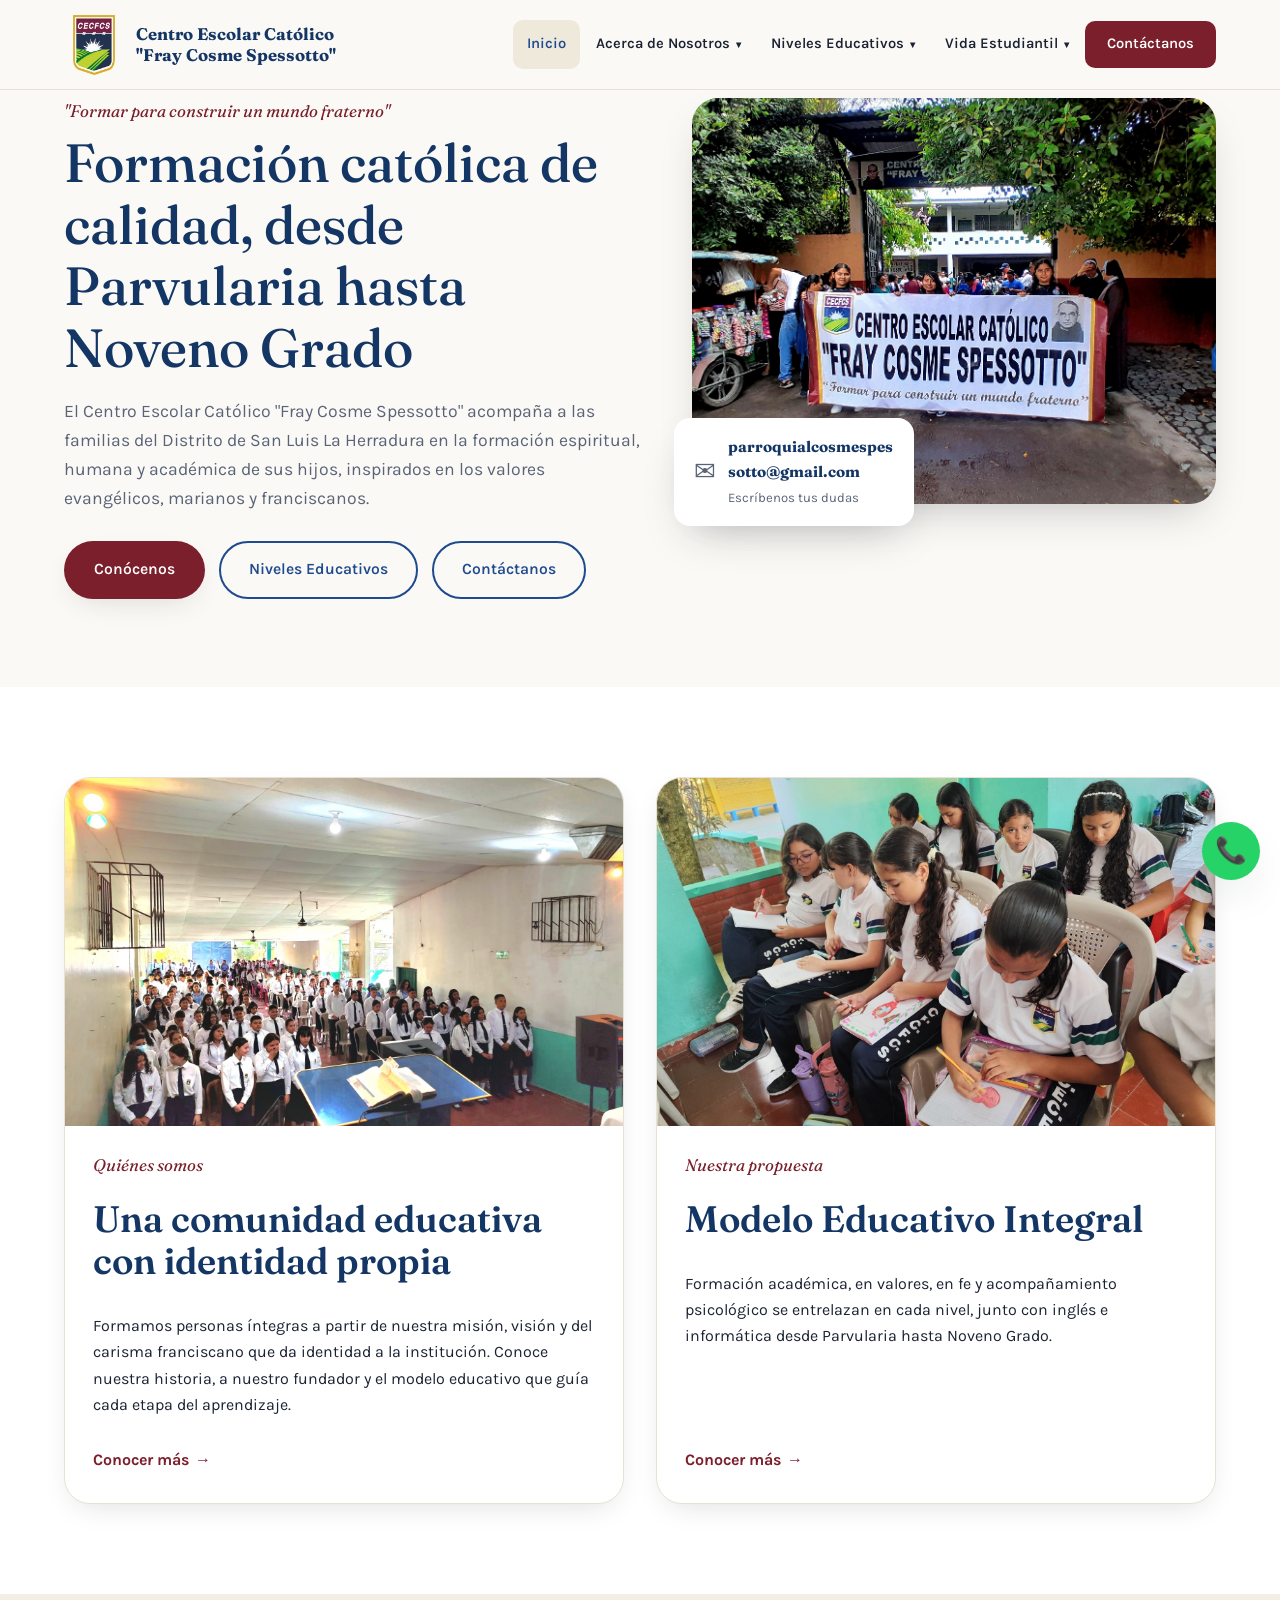
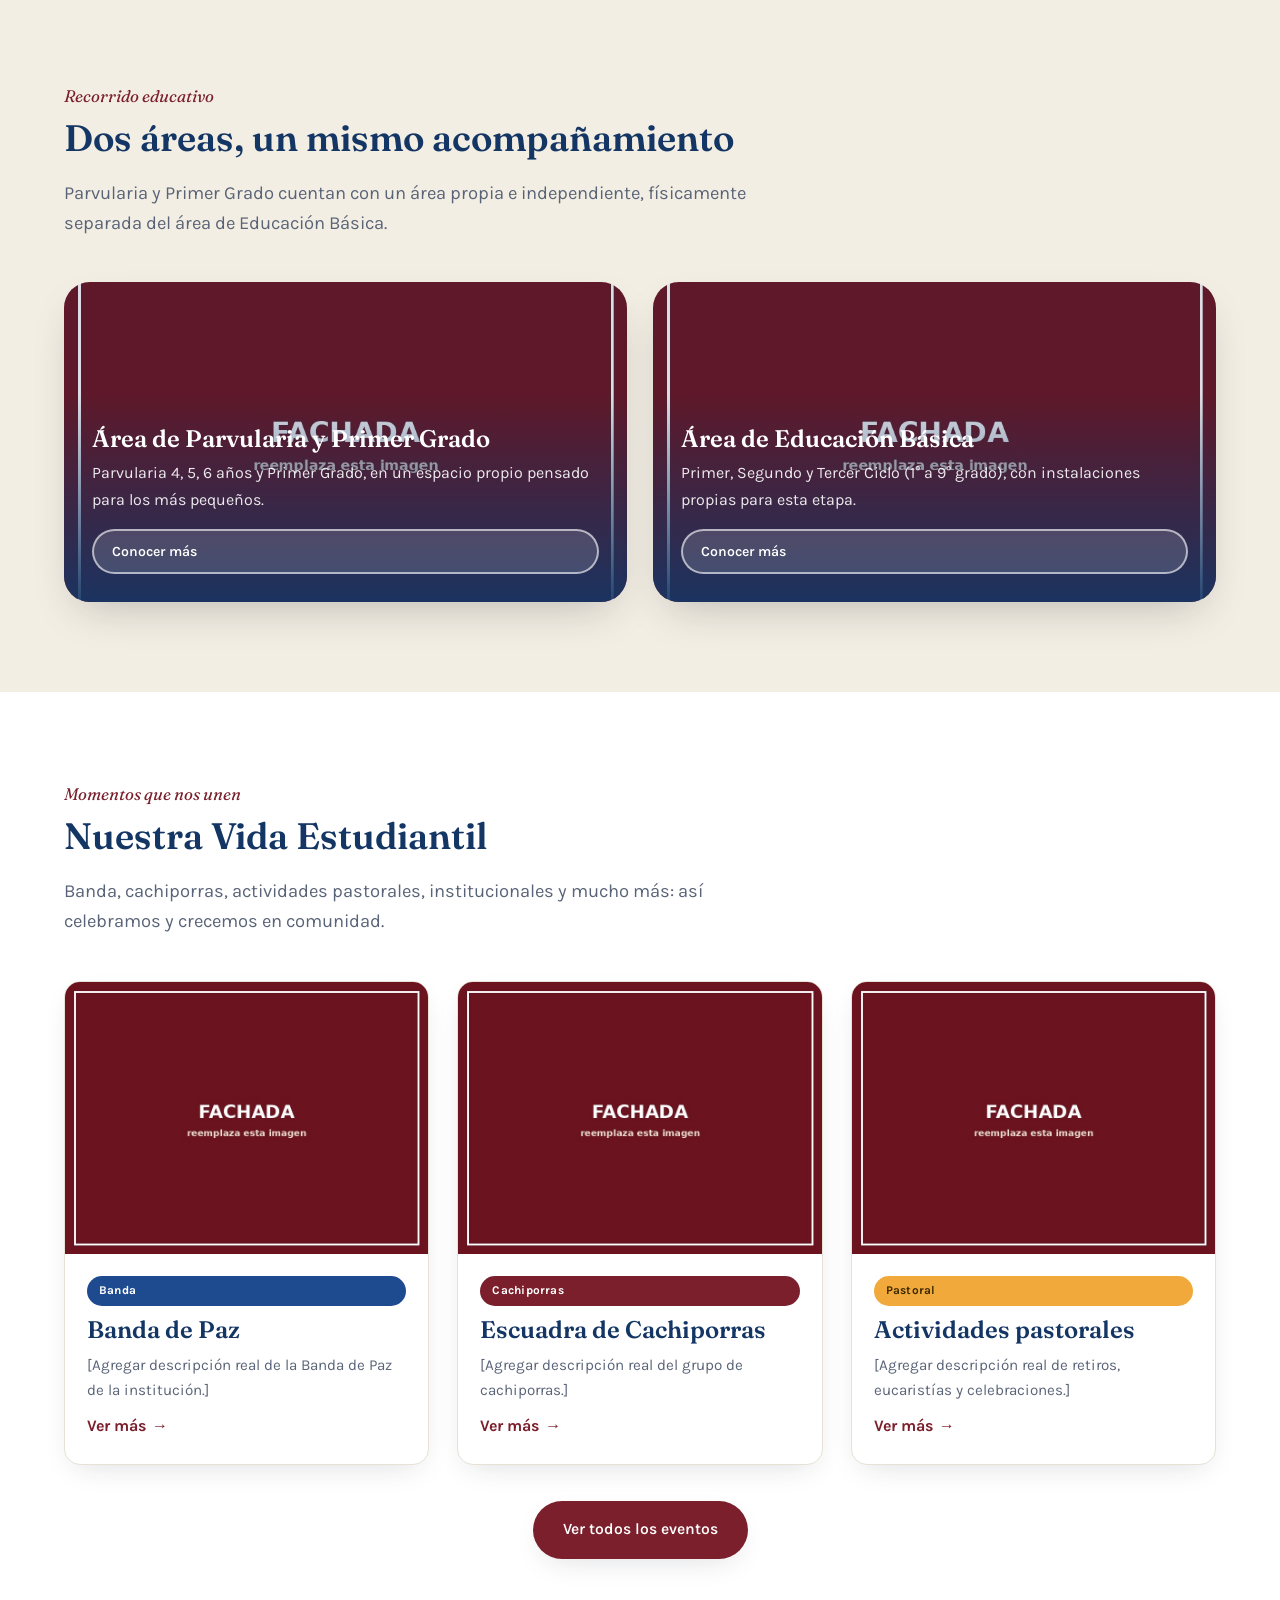
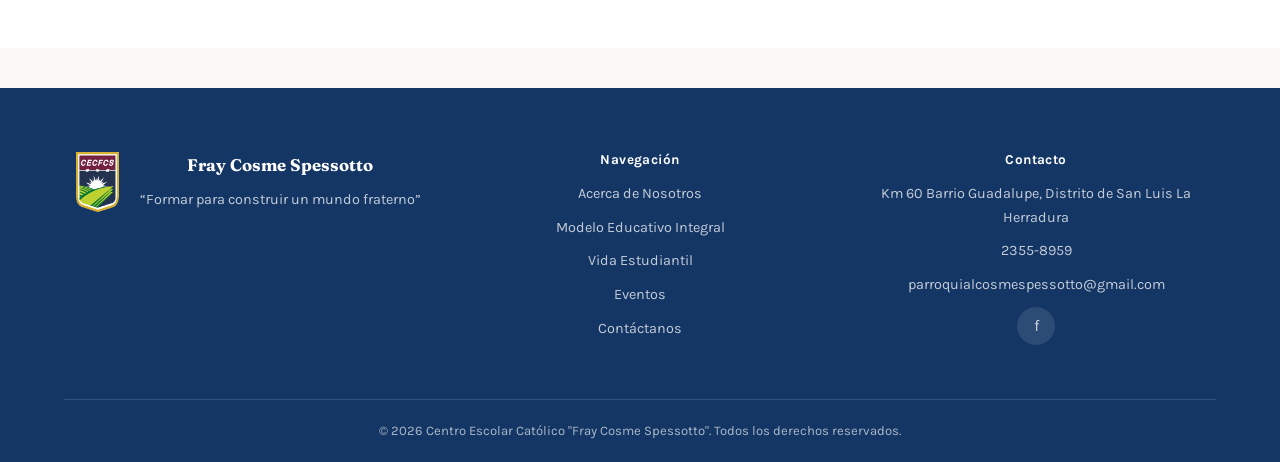
<file: index.html>
<!DOCTYPE html>
<html lang="es">
<head>
<meta charset="UTF-8">
<meta name="viewport" content="width=device-width, initial-scale=1.0">
<title>Inicio | Centro Escolar Católico &quot;Fray Cosme Spessotto&quot;</title>
<meta name="description" content="Educación católica de calidad desde Parvularia hasta Noveno Grado en el Distrito de San Luis La Herradura.">
<link rel="canonical" href="https://www.fraycosmespessotto.edu.sv/index.html">
<meta property="og:type" content="website">
<meta property="og:title" content="Inicio | Centro Escolar Católico &quot;Fray Cosme Spessotto&quot;">
<meta property="og:description" content="Educación católica de calidad desde Parvularia hasta Noveno Grado en el Distrito de San Luis La Herradura.">
<meta property="og:image" content="img/inicio/hero-portada.jpg">
<meta property="og:locale" content="es_SV">
<link rel="icon" href="img/logo/logo_CECFCS.png" type="image/png">
<link rel="preconnect" href="https://fonts.googleapis.com">
<link rel="preconnect" href="https://fonts.gstatic.com" crossorigin>
<link href="https://fonts.googleapis.com/css2?family=Fraunces:ital,wght@0,500;0,600;1,500&family=Karla:wght@400;500;600;700&display=swap" rel="stylesheet">
<link rel="stylesheet" href="css/styles.css">
<link rel="stylesheet" href="css/responsive.css">
<script>document.documentElement.classList.add('js');</script>
</head>
<body>
<a class="skip-link" href="#main">Saltar al contenido principal</a>
<header class="site-header">
  <div class="header-bar">
    <a href="index.html" class="brand">
      <img src="img/logo/logo_CECFCS.png" alt="Escudo del Centro Escolar Católico &quot;Fray Cosme Spessotto&quot;">
      <span class="brand-text"><strong>Centro Escolar Católico<br>"Fray Cosme Spessotto"</strong></span></a>
    <button class="nav-toggle" id="navToggle" aria-label="Abrir menú de navegación" aria-expanded="false" aria-controls="mainNav">
      <span></span><span></span><span></span>
    </button>
    <nav class="main-nav" id="mainNav" aria-label="Navegación principal">
      <ul>
        <li class="nav-item active"><a href="index.html" aria-current="page">Inicio</a></li><li class="nav-item has-children"><a href="nosotros.html" class="has-submenu">Acerca de Nosotros <span class="caret" aria-hidden="true">&#9662;</span></a><ul class="submenu"><li><a href="nosotros.html">Quiénes somos</a></li><li><a href="historia.html">Historia de la institución</a></li><li><a href="fundador.html">Fundador</a></li><li><a href="identidad.html">Identidad Institucional</a></li><li><a href="modelo-educativo.html">Modelo Educativo Integral</a></li></ul></li><li class="nav-item has-children"><a href="niveles-educativos.html" class="has-submenu">Niveles Educativos <span class="caret" aria-hidden="true">&#9662;</span></a><ul class="submenu"><li><a href="niveles-educativos.html">Visión general</a></li><li><a href="parvularia.html">Parvularia y Primer Grado</a></li><li><a href="educacion-basica.html">Educación Básica</a></li></ul></li><li class="nav-item has-children"><a href="vida-estudiantil.html" class="has-submenu">Vida Estudiantil <span class="caret" aria-hidden="true">&#9662;</span></a><ul class="submenu"><li><a href="vida-estudiantil.html#banda">Banda</a></li><li><a href="vida-estudiantil.html#cachiporras">Cachiporras</a></li><li><a href="vida-estudiantil.html#pastoral">Actividades pastorales</a></li><li><a href="vida-estudiantil.html#institucional">Actividades institucionales</a></li><li><a href="eventos.html">Galería y eventos</a></li></ul></li><li class="nav-item"><a href="contacto.html" class="btn-contacto">Contáctanos</a></li>
      </ul>
    </nav>
  </div>
</header>
<main id="main">

<section class="hero">
  <div class="wrap hero-grid">
    <div class="hero-copy">
      <span class="eyebrow">&quot;Formar para construir un mundo fraterno&quot;</span>
      <h1>Formación católica de calidad, desde Parvularia hasta Noveno Grado</h1>
      <p>El Centro Escolar Católico &quot;Fray Cosme Spessotto&quot; acompaña a las familias del Distrito de San Luis La Herradura en la formación espiritual, humana y académica de sus hijos, inspirados en los valores evangélicos, marianos y franciscanos.</p>
      <div class="hero-actions">
        <a href="nosotros.html" class="btn btn-primary">Conócenos</a>
        <a href="niveles-educativos.html" class="btn btn-outline">Niveles Educativos</a>
        <a href="contacto.html" class="btn btn-outline">Contáctanos</a>
      </div>
    </div>
    <div class="hero-media">
      <img src="img/inicio/hero-portada.jpg" alt="Estudiantes del Centro Escolar Católico Fray Cosme Spessotto" width="900" height="700">
      <div class="hero-floating">
        <span class="icon" aria-hidden="true">&#9993;</span>
        <div><strong>parroquialcosmespessotto@gmail.com</strong><span>Escríbenos tus dudas</span></div>
      </div>
    </div>
  </div>
</section>

<section class="surface">
  <div class="wrap split-panel reveal">
    <div class="panel">
      <img src="img/inicio/hero-portada2.jpg" alt="Comunidad educativa del centro escolar" loading="lazy">
      <div class="panel-body">
        <span class="eyebrow">Quiénes somos</span>
        <h2>Una comunidad educativa con identidad propia</h2>
        <p>Formamos personas íntegras a partir de nuestra misión, visión y del carisma franciscano que da identidad a la institución. Conoce nuestra historia, a nuestro fundador y el modelo educativo que guía cada etapa del aprendizaje.</p>
        <a href="nosotros.html" class="card-link">Conocer más</a>
      </div>
    </div>
    <div class="panel">
      <img src="img/institucionales/placeholder-1.jpg" alt="Actividad institucional del centro escolar" loading="lazy">
      <div class="panel-body">
        <span class="eyebrow">Nuestra propuesta</span>
        <h2>Modelo Educativo Integral</h2>
        <p>Formación académica, en valores, en fe y acompañamiento psicológico se entrelazan en cada nivel, junto con inglés e informática desde Parvularia hasta Noveno Grado.</p>
        <a href="modelo-educativo.html" class="card-link">Conocer más</a>
      </div>
    </div>
  </div>
</section>

<section class="tint">
  <div class="wrap">
    <div class="section-head reveal">
      <span class="eyebrow">Recorrido educativo</span>
      <h2>Dos áreas, un mismo acompañamiento</h2>
      <p class="lede">Parvularia y Primer Grado cuentan con un área propia e independiente, físicamente separada del área de Educación Básica.</p>
    </div>
    <div class="area-split reveal">
      <div class="area-card">
        <img src="img/parvularia/placeholder-1.jpg" alt="Área de Parvularia y Primer Grado" loading="lazy">
        <div class="area-body">
          <h3>Área de Parvularia y Primer Grado</h3>
          <p>Parvularia 4, 5, 6 años y Primer Grado, en un espacio propio pensado para los más pequeños.</p>
          <a href="parvularia.html" class="btn btn-ghost btn-sm">Conocer más</a>
        </div>
      </div>
      <div class="area-card">
        <img src="img/basica/placeholder-1.jpg" alt="Área de Educación Básica" loading="lazy">
        <div class="area-body">
          <h3>Área de Educación Básica</h3>
          <p>Primer, Segundo y Tercer Ciclo (1&deg; a 9&deg; grado), con instalaciones propias para esta etapa.</p>
          <a href="educacion-basica.html" class="btn btn-ghost btn-sm">Conocer más</a>
        </div>
      </div>
    </div>
  </div>
</section>

<section class="surface">
  <div class="wrap">
    <div class="section-head reveal">
      <span class="eyebrow">Momentos que nos unen</span>
      <h2>Nuestra Vida Estudiantil</h2>
      <p class="lede">Banda, cachiporras, actividades pastorales, institucionales y mucho más: así celebramos y crecemos en comunidad.</p>
    </div>
    <div class="grid grid-3 reveal">
      <div class="card">
        <div class="card-media"><img src="img/banda/placeholder-1.jpg" alt="Banda estudiantil" loading="lazy"></div>
        <div class="card-body">
          <span class="tag">Banda</span>
          <h3>Banda de Paz</h3>
          <p>[Agregar descripción real de la Banda de Paz de la institución.]</p>
          <a href="vida-estudiantil.html#banda" class="card-link">Ver más</a>
        </div>
      </div>
      <div class="card">
        <div class="card-media"><img src="img/cachiporras/placeholder-1.jpg" alt="Cachiporras" loading="lazy"></div>
        <div class="card-body">
          <span class="tag tag-vino">Cachiporras</span>
          <h3>Escuadra de Cachiporras</h3>
          <p>[Agregar descripción real del grupo de cachiporras.]</p>
          <a href="vida-estudiantil.html#cachiporras" class="card-link">Ver más</a>
        </div>
      </div>
      <div class="card">
        <div class="card-media"><img src="img/pastorales/placeholder-1.jpg" alt="Actividad pastoral" loading="lazy"></div>
        <div class="card-body">
          <span class="tag tag-oro">Pastoral</span>
          <h3>Actividades pastorales</h3>
          <p>[Agregar descripción real de retiros, eucaristías y celebraciones.]</p>
          <a href="vida-estudiantil.html#pastoral" class="card-link">Ver más</a>
        </div>
      </div>
    </div>
    <div class="text-center" style="margin-top:36px;">
      <a href="eventos.html" class="btn btn-primary">Ver todos los eventos</a>
    </div>
  </div>
</section>
</main>

<footer class="site-footer">
  <div class="wrap">
    <div class="footer-grid">
      <div class="footer-col footer-brand">
        <img src="img/logo/logo_CECFCS.png" alt="Escudo del Centro Escolar Católico &quot;Fray Cosme Spessotto&quot;">
        <div>
          <strong>Fray Cosme Spessotto</strong>
          <p>&ldquo;Formar para construir un mundo fraterno&rdquo;</p>
        </div>
      </div>
      <div class="footer-col">
        <h4>Navegación</h4>
        <a href="nosotros.html">Acerca de Nosotros</a>
        <a href="modelo-educativo.html">Modelo Educativo Integral</a>
        <a href="vida-estudiantil.html">Vida Estudiantil</a>
        <a href="eventos.html">Eventos</a>
        <a href="contacto.html">Contáctanos</a>
      </div>
      <div class="footer-col">
        <h4>Contacto</h4>
        <p>Km 60 Barrio Guadalupe, Distrito de San Luis La Herradura</p>
        <a href="tel:+50323558959">2355-8959</a>
        <a href="mailto:parroquialcosmespessotto@gmail.com">parroquialcosmespessotto@gmail.com</a>
        <div class="footer-social">
          <a href="https://www.facebook.com/share/1K31N3h9Pd/" aria-label="Facebook" target="_blank" rel="noopener">f</a>
          <!-- Agregar aquí otras redes sociales disponibles -->
        </div>
      </div>
    </div>
    <div class="footer-bottom">&copy; <span id="anioActual"></span> Centro Escolar Católico &quot;Fray Cosme Spessotto&quot;. Todos los derechos reservados.</div>
  </div>
</footer>
<!-- Botón flotante para llamada telefónica -->
<a class="whatsapp-float" href="tel:+50322000000" aria-label="Llamar por teléfono">&#128222;</a>
<button class="back-to-top" id="backToTop" aria-label="Volver arriba">&#8593;</button>
<script src="js/carousel.js" defer></script>
<script src="js/gallery.js" defer></script>
<script src="js/main.js" defer></script>
</body>
</html>
</file>
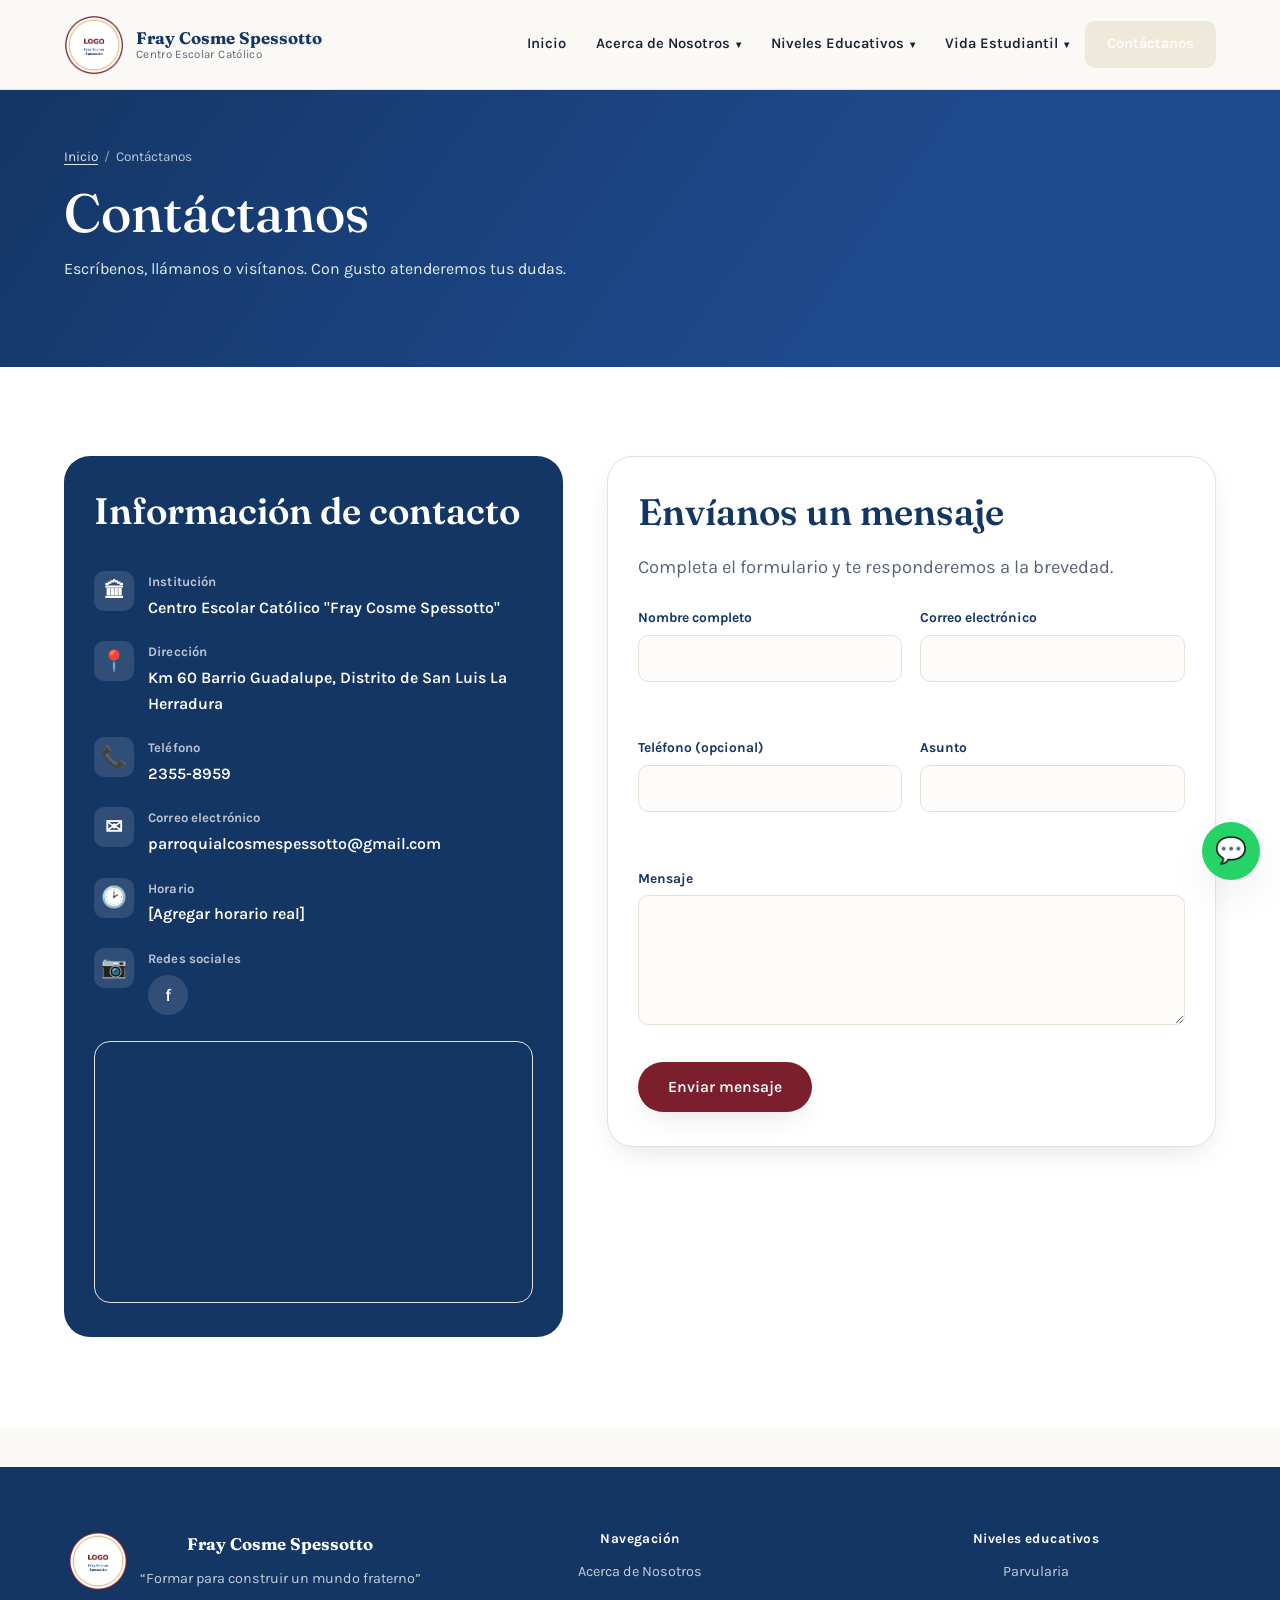
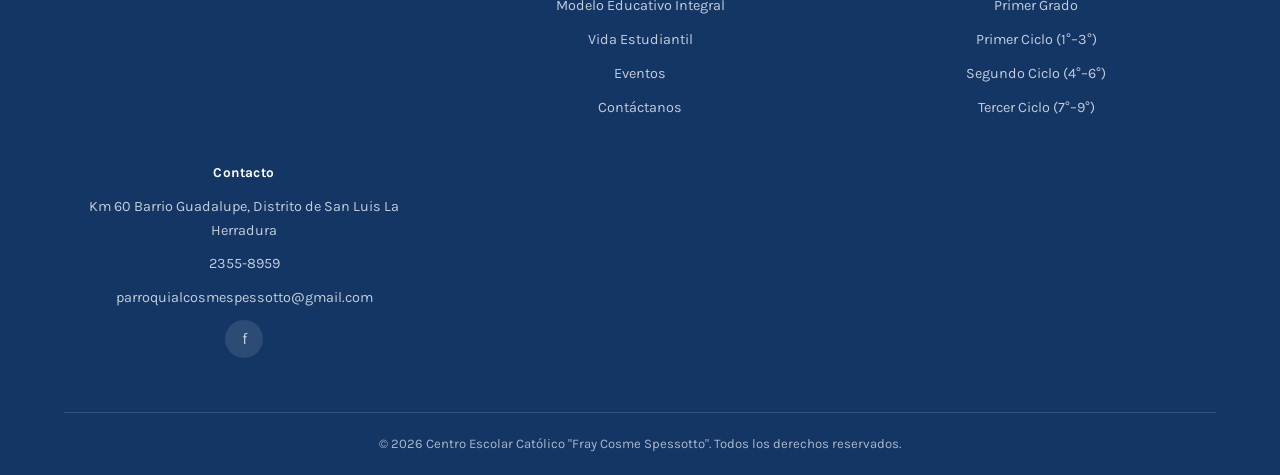
<file: contacto.html>
<!DOCTYPE html>
<html lang="es">
<head>
<meta charset="UTF-8">
<meta name="viewport" content="width=device-width, initial-scale=1.0">
<title>Contáctanos | Centro Escolar Católico &quot;Fray Cosme Spessotto&quot;</title>
<meta name="description" content="Dirección, teléfono, correo y formulario de contacto del Centro Escolar Católico &quot;Fray Cosme Spessotto&quot;.">
<link rel="canonical" href="https://www.fraycosmespessotto.edu.sv/contacto.html">
<meta property="og:type" content="website">
<meta property="og:title" content="Contáctanos | Centro Escolar Católico &quot;Fray Cosme Spessotto&quot;">
<meta property="og:description" content="Dirección, teléfono, correo y formulario de contacto del Centro Escolar Católico &quot;Fray Cosme Spessotto&quot;.">
<meta property="og:image" content="img/inicio/hero-portada.jpg">
<meta property="og:locale" content="es_SV">
<link rel="icon" href="img/logo/logo.png" type="image/png">
<link rel="preconnect" href="https://fonts.googleapis.com">
<link rel="preconnect" href="https://fonts.gstatic.com" crossorigin>
<link href="https://fonts.googleapis.com/css2?family=Fraunces:ital,wght@0,500;0,600;1,500&family=Karla:wght@400;500;600;700&display=swap" rel="stylesheet">
<link rel="stylesheet" href="css/styles.css">
<link rel="stylesheet" href="css/responsive.css">
<script>document.documentElement.classList.add('js');</script>
</head>
<body>
<a class="skip-link" href="#main">Saltar al contenido principal</a>
<header class="site-header">
  <div class="header-bar">
    <a href="index.html" class="brand">
      <img src="img/logo/logo.png" alt="Escudo del Centro Escolar Católico &quot;Fray Cosme Spessotto&quot;">
      <span class="brand-text"><strong>Fray Cosme Spessotto</strong><span>Centro Escolar Católico</span></span>
    </a>
    <button class="nav-toggle" id="navToggle" aria-label="Abrir menú de navegación" aria-expanded="false" aria-controls="mainNav">
      <span></span><span></span><span></span>
    </button>
    <nav class="main-nav" id="mainNav" aria-label="Navegación principal">
      <ul>
        <li class="nav-item"><a href="index.html">Inicio</a></li><li class="nav-item has-children"><a href="nosotros.html" class="has-submenu">Acerca de Nosotros <span class="caret" aria-hidden="true">&#9662;</span></a><ul class="submenu"><li><a href="nosotros.html">Quiénes somos</a></li><li><a href="historia.html">Historia de la institución</a></li><li><a href="fundador.html">Fundador</a></li><li><a href="identidad.html">Identidad Institucional</a></li><li><a href="modelo-educativo.html">Modelo Educativo Integral</a></li></ul></li><li class="nav-item has-children"><a href="niveles-educativos.html" class="has-submenu">Niveles Educativos <span class="caret" aria-hidden="true">&#9662;</span></a><ul class="submenu"><li><a href="niveles-educativos.html">Visión general</a></li><li><a href="parvularia.html">Parvularia y Primer Grado</a></li><li><a href="educacion-basica.html">Educación Básica</a></li></ul></li><li class="nav-item has-children"><a href="vida-estudiantil.html" class="has-submenu">Vida Estudiantil <span class="caret" aria-hidden="true">&#9662;</span></a><ul class="submenu"><li><a href="vida-estudiantil.html#banda">Banda</a></li><li><a href="vida-estudiantil.html#cachiporras">Cachiporras</a></li><li><a href="vida-estudiantil.html#pastoral">Actividades pastorales</a></li><li><a href="vida-estudiantil.html#institucional">Actividades institucionales</a></li><li><a href="eventos.html">Galería y eventos</a></li></ul></li><li class="nav-item active"><a href="contacto.html" class="btn-contacto">Contáctanos</a></li>
      </ul>
    </nav>
  </div>
</header>
<main id="main">
<section class="page-banner">
  <div class="wrap">
    <nav class="breadcrumbs" aria-label="Ruta de navegación"><a href="index.html">Inicio</a><span class="sep" aria-hidden="true">/</span><span aria-current="page">Contáctanos</span></nav>
    <h1>Contáctanos</h1>
    <p>Escríbenos, llámanos o visítanos. Con gusto atenderemos tus dudas.</p>
  </div>
</section>

<section class="surface">
  <div class="wrap contact-layout">
    <div class="info-card reveal">
      <h2>Información de contacto</h2>
      <div class="info-row">
        <span class="ic" aria-hidden="true">&#127963;</span>
        <div><strong>Institución</strong><span>Centro Escolar Católico &quot;Fray Cosme Spessotto&quot;</span></div>
      </div>
      <div class="info-row">
        <span class="ic" aria-hidden="true">&#128205;</span>
        <div><strong>Dirección</strong><span>Km 60 Barrio Guadalupe, Distrito de San Luis La Herradura</span></div>
      </div>
      <div class="info-row">
        <span class="ic" aria-hidden="true">&#128222;</span>
        <div><strong>Teléfono</strong><a href="tel:+50323558959">2355-8959</a></div>
      </div>
      <div class="info-row">
        <span class="ic" aria-hidden="true">&#9993;</span>
        <div><strong>Correo electrónico</strong><a href="mailto:parroquialcosmespessotto@gmail.com">parroquialcosmespessotto@gmail.com</a></div>
      </div>
      <div class="info-row">
        <span class="ic" aria-hidden="true">&#128337;</span>
        <div><strong>Horario</strong><span>[Agregar horario real]</span></div>
      </div>
      <div class="info-row">
        <span class="ic" aria-hidden="true">&#128247;</span>
        <div>
          <strong>Redes sociales</strong>
          <div class="social-row">
            <!-- Reemplazar por el enlace oficial de Facebook -->
            <a href="#" aria-label="Facebook" target="_blank" rel="noopener">f</a>
            <!-- Agregar aquí otras redes sociales disponibles -->
          </div>
        </div>
      </div>
      <div class="map-embed">
        <iframe src="https://www.google.com/maps?q=Km+60+Barrio+Guadalupe%2C+Distrito+de+San+Luis+La+Herradura&output=embed" title="Ubicación del Fray Cosme Spessotto" loading="lazy" referrerpolicy="no-referrer-when-downgrade"></iframe>
      </div>
    </div>

    <div class="form-card reveal">
      <h2>Envíanos un mensaje</h2>
      <p class="lede" style="margin-bottom:24px;">Completa el formulario y te responderemos a la brevedad.</p>
      <form id="formContacto" novalidate>
        <div class="form-grid">
          <div class="form-field">
            <label for="nombre">Nombre completo</label>
            <input type="text" id="nombre" name="nombre" required>
            <span class="field-error" role="alert"></span>
          </div>
          <div class="form-field">
            <label for="correo">Correo electrónico</label>
            <input type="email" id="correo" name="correo" required>
            <span class="field-error" role="alert"></span>
          </div>
          <div class="form-field">
            <label for="telefono">Teléfono (opcional)</label>
            <input type="tel" id="telefono" name="telefono">
            <span class="field-error" role="alert"></span>
          </div>
          <div class="form-field">
            <label for="asunto">Asunto</label>
            <input type="text" id="asunto" name="asunto" required>
            <span class="field-error" role="alert"></span>
          </div>
          <div class="form-field full">
            <label for="mensaje">Mensaje</label>
            <textarea id="mensaje" name="mensaje" required></textarea>
            <span class="field-error" role="alert"></span>
          </div>
        </div>
        <button type="submit" class="btn btn-primary">Enviar mensaje</button>
        <p class="form-status" id="formStatus" role="status"></p>
        <!-- Este formulario aún no envía datos a un backend real.
             Ver js/main.js para instrucciones de cómo conectar
             Formspree, EmailJS o un backend propio. -->
      </form>
    </div>
  </div>
</section>
</main>
<footer class="site-footer">
  <div class="wrap">
    <div class="footer-grid">
      <div class="footer-col footer-brand">
        <img src="img/logo/logo.png" alt="Escudo del Centro Escolar Católico &quot;Fray Cosme Spessotto&quot;">
        <div>
          <strong>Fray Cosme Spessotto</strong>
          <p>&ldquo;Formar para construir un mundo fraterno&rdquo;</p>
        </div>
      </div>
      <div class="footer-col">
        <h4>Navegación</h4>
        <a href="nosotros.html">Acerca de Nosotros</a>
        <a href="modelo-educativo.html">Modelo Educativo Integral</a>
        <a href="vida-estudiantil.html">Vida Estudiantil</a>
        <a href="eventos.html">Eventos</a>
        <a href="contacto.html">Contáctanos</a>
      </div>
      <div class="footer-col">
        <h4>Niveles educativos</h4>
        <a href="parvularia.html">Parvularia</a>
        <a href="parvularia.html">Primer Grado</a>
        <a href="educacion-basica.html">Primer Ciclo (1&deg;&ndash;3&deg;)</a>
        <a href="educacion-basica.html">Segundo Ciclo (4&deg;&ndash;6&deg;)</a>
        <a href="educacion-basica.html">Tercer Ciclo (7&deg;&ndash;9&deg;)</a>
      </div>
      <div class="footer-col">
        <h4>Contacto</h4>
        <p>Km 60 Barrio Guadalupe, Distrito de San Luis La Herradura</p>
        <a href="tel:+50323558959">2355-8959</a>
        <a href="mailto:parroquialcosmespessotto@gmail.com">parroquialcosmespessotto@gmail.com</a>
        <div class="footer-social">
          <!-- Reemplazar por el enlace oficial de Facebook del centro escolar -->
          <a href="#" aria-label="Facebook" target="_blank" rel="noopener">f</a>
          <!-- Agregar aquí otras redes sociales disponibles -->
        </div>
      </div>
    </div>
    <div class="footer-bottom">&copy; <span id="anioActual"></span> Centro Escolar Católico &quot;Fray Cosme Spessotto&quot;. Todos los derechos reservados.</div>
  </div>
</footer>
<!-- Botón flotante de WhatsApp: reemplazar NUMERO_WHATSAPP por el número oficial -->
<a class="whatsapp-float" href="https://wa.me/NUMERO_WHATSAPP" target="_blank" rel="noopener" aria-label="Escribir por WhatsApp">&#128172;</a>
<button class="back-to-top" id="backToTop" aria-label="Volver arriba">&#8593;</button>
<script src="js/carousel.js" defer></script>
<script src="js/gallery.js" defer></script>
<script src="js/main.js" defer></script>
</body>
</html>
</file>
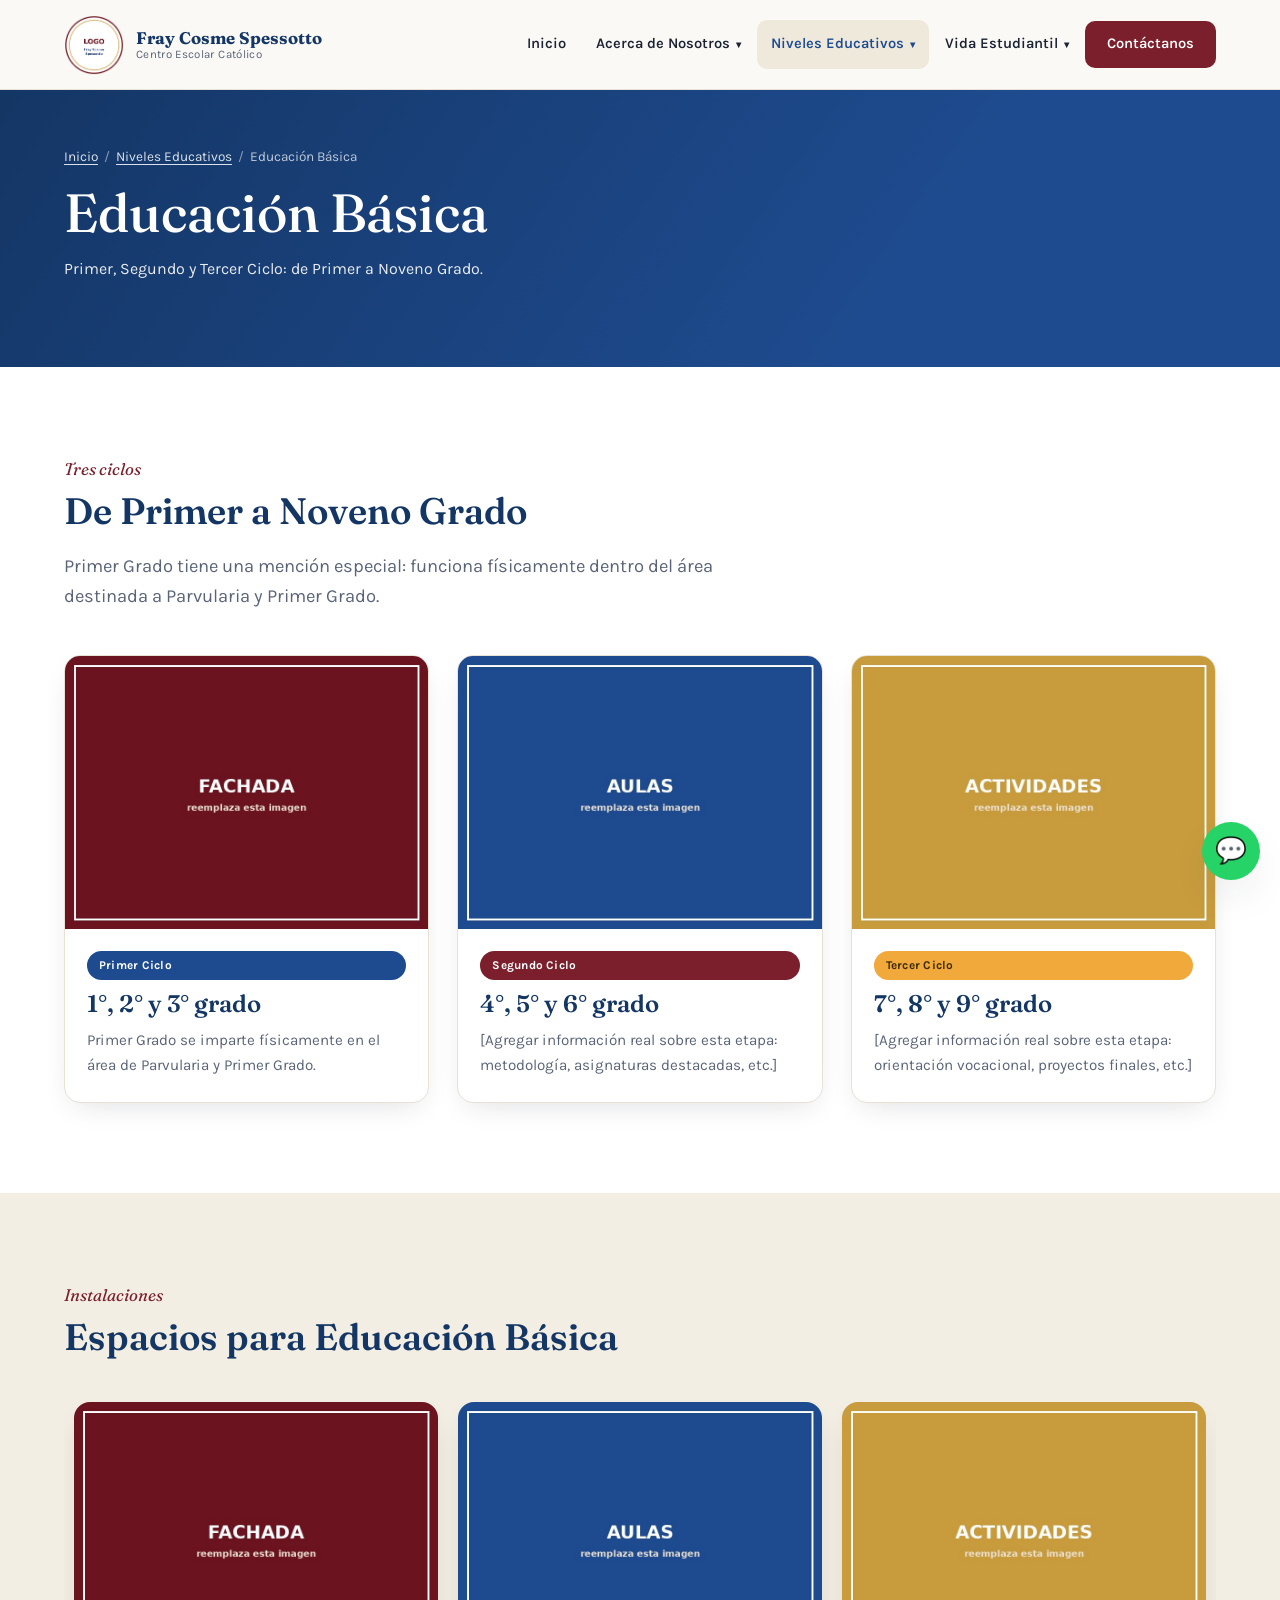
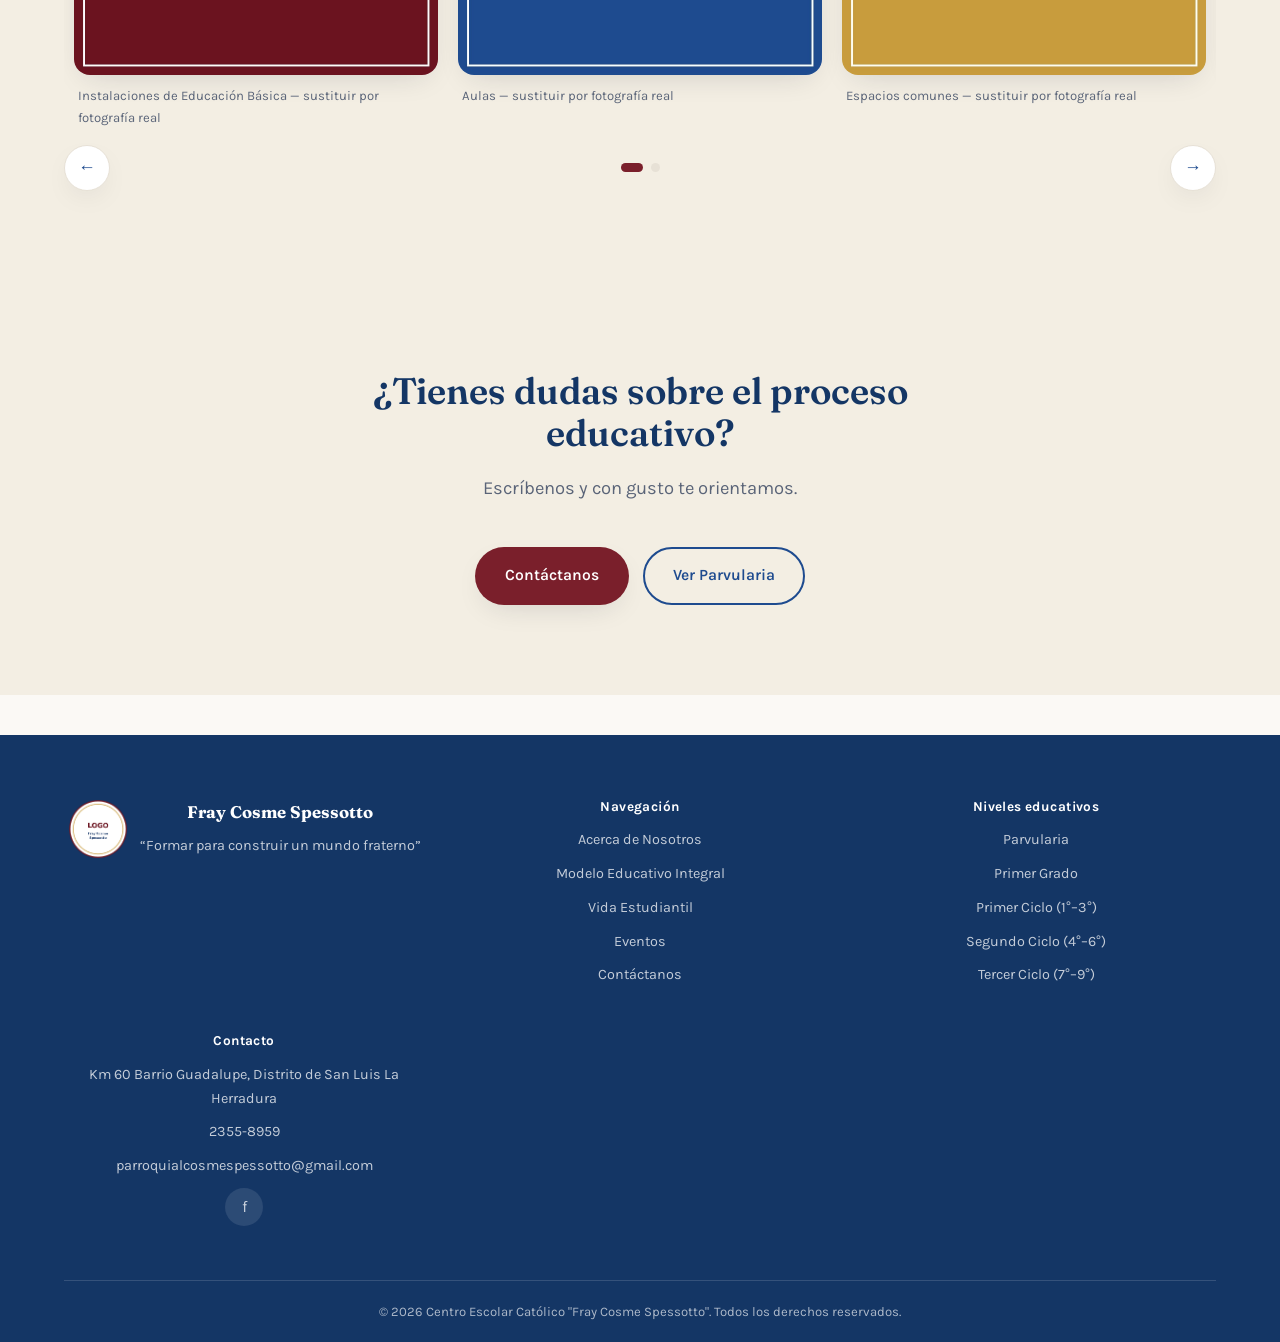
<file: educacion-basica.html>
<!DOCTYPE html>
<html lang="es">
<head>
<meta charset="UTF-8">
<meta name="viewport" content="width=device-width, initial-scale=1.0">
<title>Educación Básica | Centro Escolar Católico &quot;Fray Cosme Spessotto&quot;</title>
<meta name="description" content="Primer, Segundo y Tercer Ciclo de Educación Básica (1° a 9° grado) en el Centro Escolar Católico &quot;Fray Cosme Spessotto&quot;.">
<link rel="canonical" href="https://www.fraycosmespessotto.edu.sv/educacion-basica.html">
<meta property="og:type" content="website">
<meta property="og:title" content="Educación Básica | Centro Escolar Católico &quot;Fray Cosme Spessotto&quot;">
<meta property="og:description" content="Primer, Segundo y Tercer Ciclo de Educación Básica (1° a 9° grado) en el Centro Escolar Católico &quot;Fray Cosme Spessotto&quot;.">
<meta property="og:image" content="img/inicio/hero-portada.jpg">
<meta property="og:locale" content="es_SV">
<link rel="icon" href="img/logo/logo.png" type="image/png">
<link rel="preconnect" href="https://fonts.googleapis.com">
<link rel="preconnect" href="https://fonts.gstatic.com" crossorigin>
<link href="https://fonts.googleapis.com/css2?family=Fraunces:ital,wght@0,500;0,600;1,500&family=Karla:wght@400;500;600;700&display=swap" rel="stylesheet">
<link rel="stylesheet" href="css/styles.css">
<link rel="stylesheet" href="css/responsive.css">
<script>document.documentElement.classList.add('js');</script>
</head>
<body>
<a class="skip-link" href="#main">Saltar al contenido principal</a>
<header class="site-header">
  <div class="header-bar">
    <a href="index.html" class="brand">
      <img src="img/logo/logo.png" alt="Escudo del Centro Escolar Católico &quot;Fray Cosme Spessotto&quot;">
      <span class="brand-text"><strong>Fray Cosme Spessotto</strong><span>Centro Escolar Católico</span></span>
    </a>
    <button class="nav-toggle" id="navToggle" aria-label="Abrir menú de navegación" aria-expanded="false" aria-controls="mainNav">
      <span></span><span></span><span></span>
    </button>
    <nav class="main-nav" id="mainNav" aria-label="Navegación principal">
      <ul>
        <li class="nav-item"><a href="index.html">Inicio</a></li><li class="nav-item has-children"><a href="nosotros.html" class="has-submenu">Acerca de Nosotros <span class="caret" aria-hidden="true">&#9662;</span></a><ul class="submenu"><li><a href="nosotros.html">Quiénes somos</a></li><li><a href="historia.html">Historia de la institución</a></li><li><a href="fundador.html">Fundador</a></li><li><a href="identidad.html">Identidad Institucional</a></li><li><a href="modelo-educativo.html">Modelo Educativo Integral</a></li></ul></li><li class="nav-item has-children active"><a href="niveles-educativos.html" class="has-submenu">Niveles Educativos <span class="caret" aria-hidden="true">&#9662;</span></a><ul class="submenu"><li><a href="niveles-educativos.html">Visión general</a></li><li><a href="parvularia.html">Parvularia y Primer Grado</a></li><li><a href="educacion-basica.html">Educación Básica</a></li></ul></li><li class="nav-item has-children"><a href="vida-estudiantil.html" class="has-submenu">Vida Estudiantil <span class="caret" aria-hidden="true">&#9662;</span></a><ul class="submenu"><li><a href="vida-estudiantil.html#banda">Banda</a></li><li><a href="vida-estudiantil.html#cachiporras">Cachiporras</a></li><li><a href="vida-estudiantil.html#pastoral">Actividades pastorales</a></li><li><a href="vida-estudiantil.html#institucional">Actividades institucionales</a></li><li><a href="eventos.html">Galería y eventos</a></li></ul></li><li class="nav-item"><a href="contacto.html" class="btn-contacto">Contáctanos</a></li>
      </ul>
    </nav>
  </div>
</header>
<main id="main">
<section class="page-banner">
  <div class="wrap">
    <nav class="breadcrumbs" aria-label="Ruta de navegación"><a href="index.html">Inicio</a><span class="sep" aria-hidden="true">/</span><a href="niveles-educativos.html">Niveles Educativos</a><span class="sep" aria-hidden="true">/</span><span aria-current="page">Educación Básica</span></nav>
    <h1>Educación Básica</h1>
    <p>Primer, Segundo y Tercer Ciclo: de Primer a Noveno Grado.</p>
  </div>
</section>

<section class="surface">
  <div class="wrap">
    <div class="section-head reveal">
      <span class="eyebrow">Tres ciclos</span>
      <h2>De Primer a Noveno Grado</h2>
      <p class="lede">Primer Grado tiene una mención especial: funciona físicamente dentro del área destinada a Parvularia y Primer Grado.</p>
    </div>
    <div class="grid grid-3 reveal">
      <div class="card">
        <div class="card-media"><img src="img/basica/placeholder-1.jpg" alt="Primer Ciclo" loading="lazy"></div>
        <div class="card-body">
          <span class="tag">Primer Ciclo</span>
          <h3>1&deg;, 2&deg; y 3&deg; grado</h3>
          <p>Primer Grado se imparte físicamente en el área de Parvularia y Primer Grado.</p>
        </div>
      </div>
      <div class="card">
        <div class="card-media"><img src="img/basica/placeholder-2.jpg" alt="Segundo Ciclo" loading="lazy"></div>
        <div class="card-body">
          <span class="tag tag-vino">Segundo Ciclo</span>
          <h3>4&deg;, 5&deg; y 6&deg; grado</h3>
          <p>[Agregar información real sobre esta etapa: metodología, asignaturas destacadas, etc.]</p>
        </div>
      </div>
      <div class="card">
        <div class="card-media"><img src="img/basica/placeholder-3.jpg" alt="Tercer Ciclo" loading="lazy"></div>
        <div class="card-body">
          <span class="tag tag-oro">Tercer Ciclo</span>
          <h3>7&deg;, 8&deg; y 9&deg; grado</h3>
          <p>[Agregar información real sobre esta etapa: orientación vocacional, proyectos finales, etc.]</p>
        </div>
      </div>
    </div>
  </div>
</section>

<section class="tint">
  <div class="wrap">
    <div class="section-head reveal">
      <span class="eyebrow">Instalaciones</span>
      <h2>Espacios para Educación Básica</h2>
    </div>
<div class="carousel reveal" data-carousel aria-roledescription="carrusel" aria-label="Galería de fotografías: Educación Básica">
  <div class="carousel-viewport">
    <div class="carousel-track">
      <div class="carousel-slide">
          <figure><img src="img/instalaciones/placeholder-1.jpg" alt="Instalaciones de Educación Básica — sustituir por fotografía real" loading="lazy" data-lightbox></figure>
          <figcaption>Instalaciones de Educación Básica — sustituir por fotografía real</figcaption>
        </div>
        <div class="carousel-slide">
          <figure><img src="img/instalaciones/placeholder-2.jpg" alt="Aulas — sustituir por fotografía real" loading="lazy" data-lightbox></figure>
          <figcaption>Aulas — sustituir por fotografía real</figcaption>
        </div>
        <div class="carousel-slide">
          <figure><img src="img/instalaciones/placeholder-3.jpg" alt="Espacios comunes — sustituir por fotografía real" loading="lazy" data-lightbox></figure>
          <figcaption>Espacios comunes — sustituir por fotografía real</figcaption>
        </div>
        <div class="carousel-slide">
          <figure><img src="img/basica/placeholder-1.jpg" alt="Actividades académicas — sustituir por fotografía real" loading="lazy" data-lightbox></figure>
          <figcaption>Actividades académicas — sustituir por fotografía real</figcaption>
        </div>
        
    </div>
  </div>
  <div class="carousel-controls">
    <button class="carousel-btn" data-prev type="button" aria-label="Fotografía anterior">&#8592;</button>
    <div class="carousel-dots"></div>
    <button class="carousel-btn" data-next type="button" aria-label="Fotografía siguiente">&#8594;</button>
  </div>
</div>

  </div>
</section>
<section class="tint">
  <div class="wrap text-center">
    <div class="section-head center reveal">
      <h2>&iquest;Tienes dudas sobre el proceso educativo?</h2>
      <p class="lede">Escríbenos y con gusto te orientamos.</p>
    </div>
    <div class="hero-actions" style="justify-content:center;">
      <a href="contacto.html" class="btn btn-primary">Contáctanos</a>
      <a href="parvularia.html" class="btn btn-outline">Ver Parvularia</a>
    </div>
  </div>
</section>
</main>
<footer class="site-footer">
  <div class="wrap">
    <div class="footer-grid">
      <div class="footer-col footer-brand">
        <img src="img/logo/logo.png" alt="Escudo del Centro Escolar Católico &quot;Fray Cosme Spessotto&quot;">
        <div>
          <strong>Fray Cosme Spessotto</strong>
          <p>&ldquo;Formar para construir un mundo fraterno&rdquo;</p>
        </div>
      </div>
      <div class="footer-col">
        <h4>Navegación</h4>
        <a href="nosotros.html">Acerca de Nosotros</a>
        <a href="modelo-educativo.html">Modelo Educativo Integral</a>
        <a href="vida-estudiantil.html">Vida Estudiantil</a>
        <a href="eventos.html">Eventos</a>
        <a href="contacto.html">Contáctanos</a>
      </div>
      <div class="footer-col">
        <h4>Niveles educativos</h4>
        <a href="parvularia.html">Parvularia</a>
        <a href="parvularia.html">Primer Grado</a>
        <a href="educacion-basica.html">Primer Ciclo (1&deg;&ndash;3&deg;)</a>
        <a href="educacion-basica.html">Segundo Ciclo (4&deg;&ndash;6&deg;)</a>
        <a href="educacion-basica.html">Tercer Ciclo (7&deg;&ndash;9&deg;)</a>
      </div>
      <div class="footer-col">
        <h4>Contacto</h4>
        <p>Km 60 Barrio Guadalupe, Distrito de San Luis La Herradura</p>
        <a href="tel:+50323558959">2355-8959</a>
        <a href="mailto:parroquialcosmespessotto@gmail.com">parroquialcosmespessotto@gmail.com</a>
        <div class="footer-social">
          <!-- Reemplazar por el enlace oficial de Facebook del centro escolar -->
          <a href="#" aria-label="Facebook" target="_blank" rel="noopener">f</a>
          <!-- Agregar aquí otras redes sociales disponibles -->
        </div>
      </div>
    </div>
    <div class="footer-bottom">&copy; <span id="anioActual"></span> Centro Escolar Católico &quot;Fray Cosme Spessotto&quot;. Todos los derechos reservados.</div>
  </div>
</footer>
<!-- Botón flotante de WhatsApp: reemplazar NUMERO_WHATSAPP por el número oficial -->
<a class="whatsapp-float" href="https://wa.me/NUMERO_WHATSAPP" target="_blank" rel="noopener" aria-label="Escribir por WhatsApp">&#128172;</a>
<button class="back-to-top" id="backToTop" aria-label="Volver arriba">&#8593;</button>
<script src="js/carousel.js" defer></script>
<script src="js/gallery.js" defer></script>
<script src="js/main.js" defer></script>
</body>
</html>
</file>
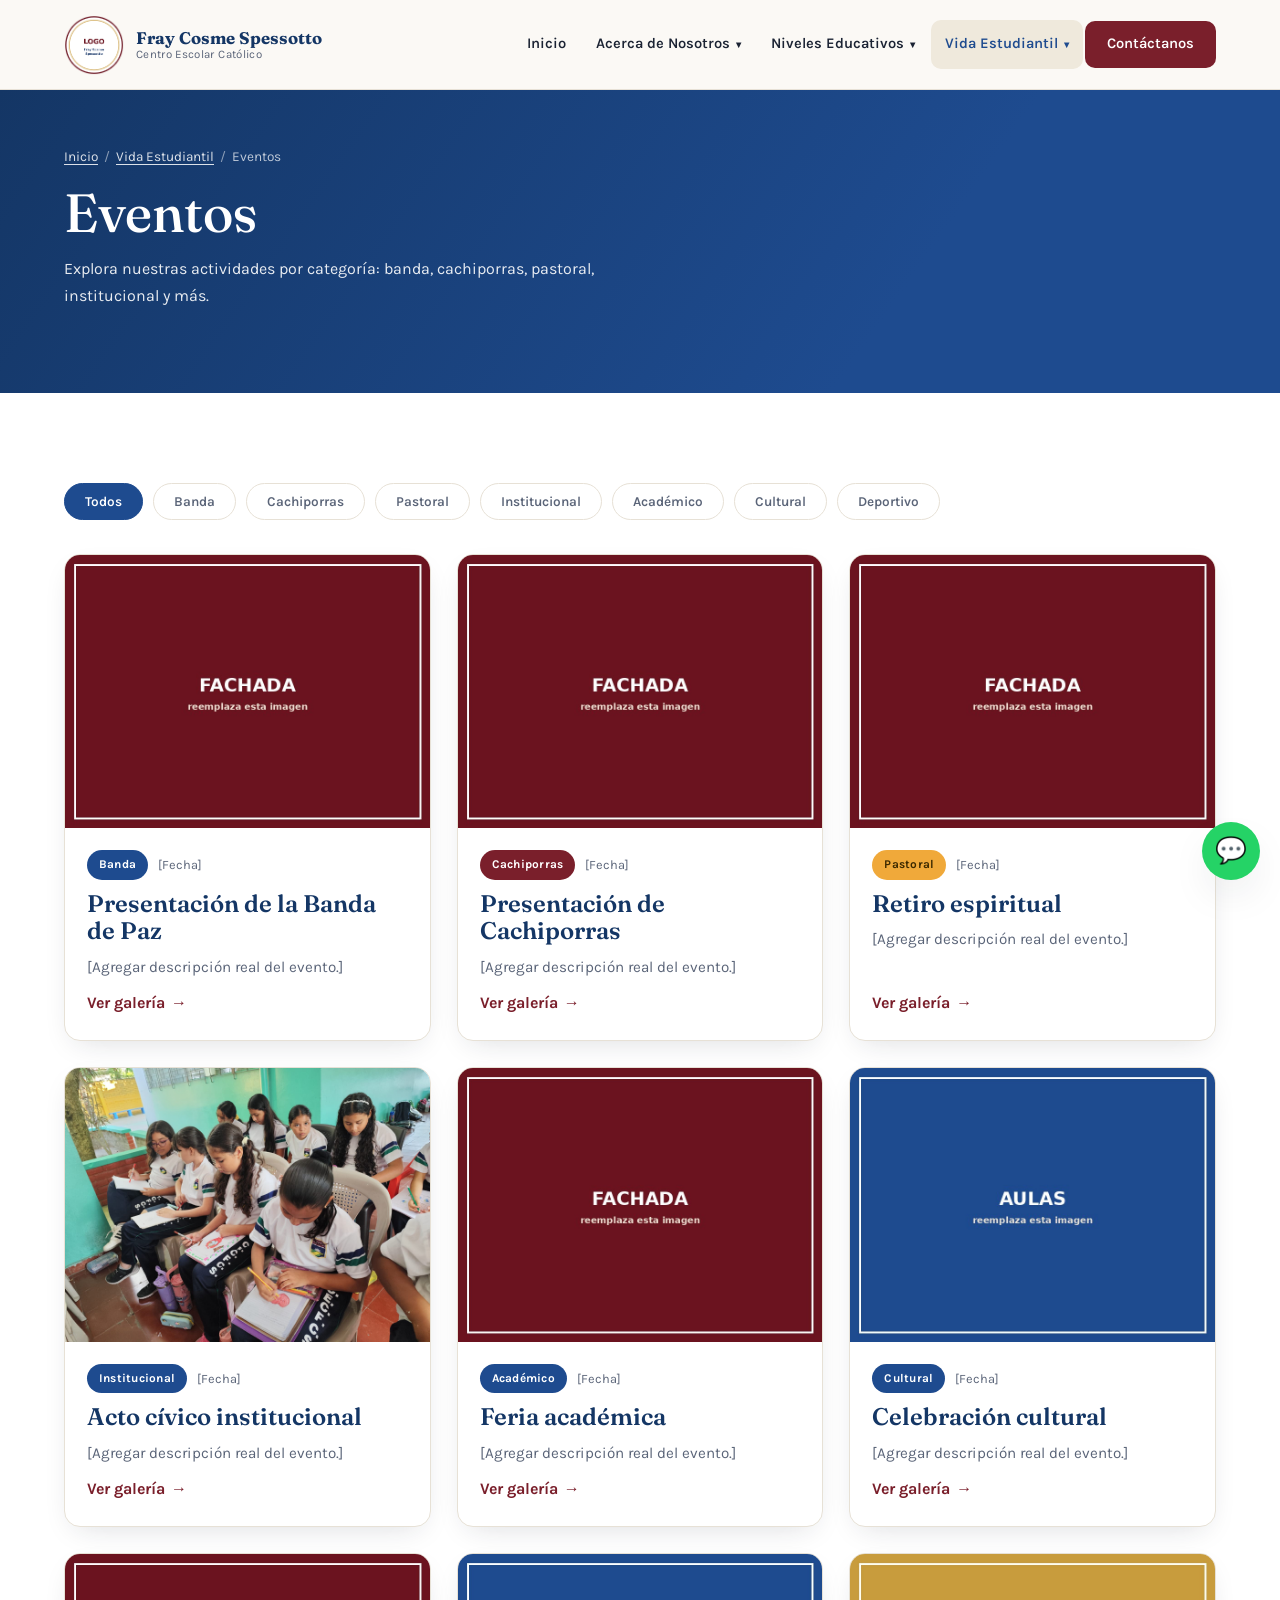
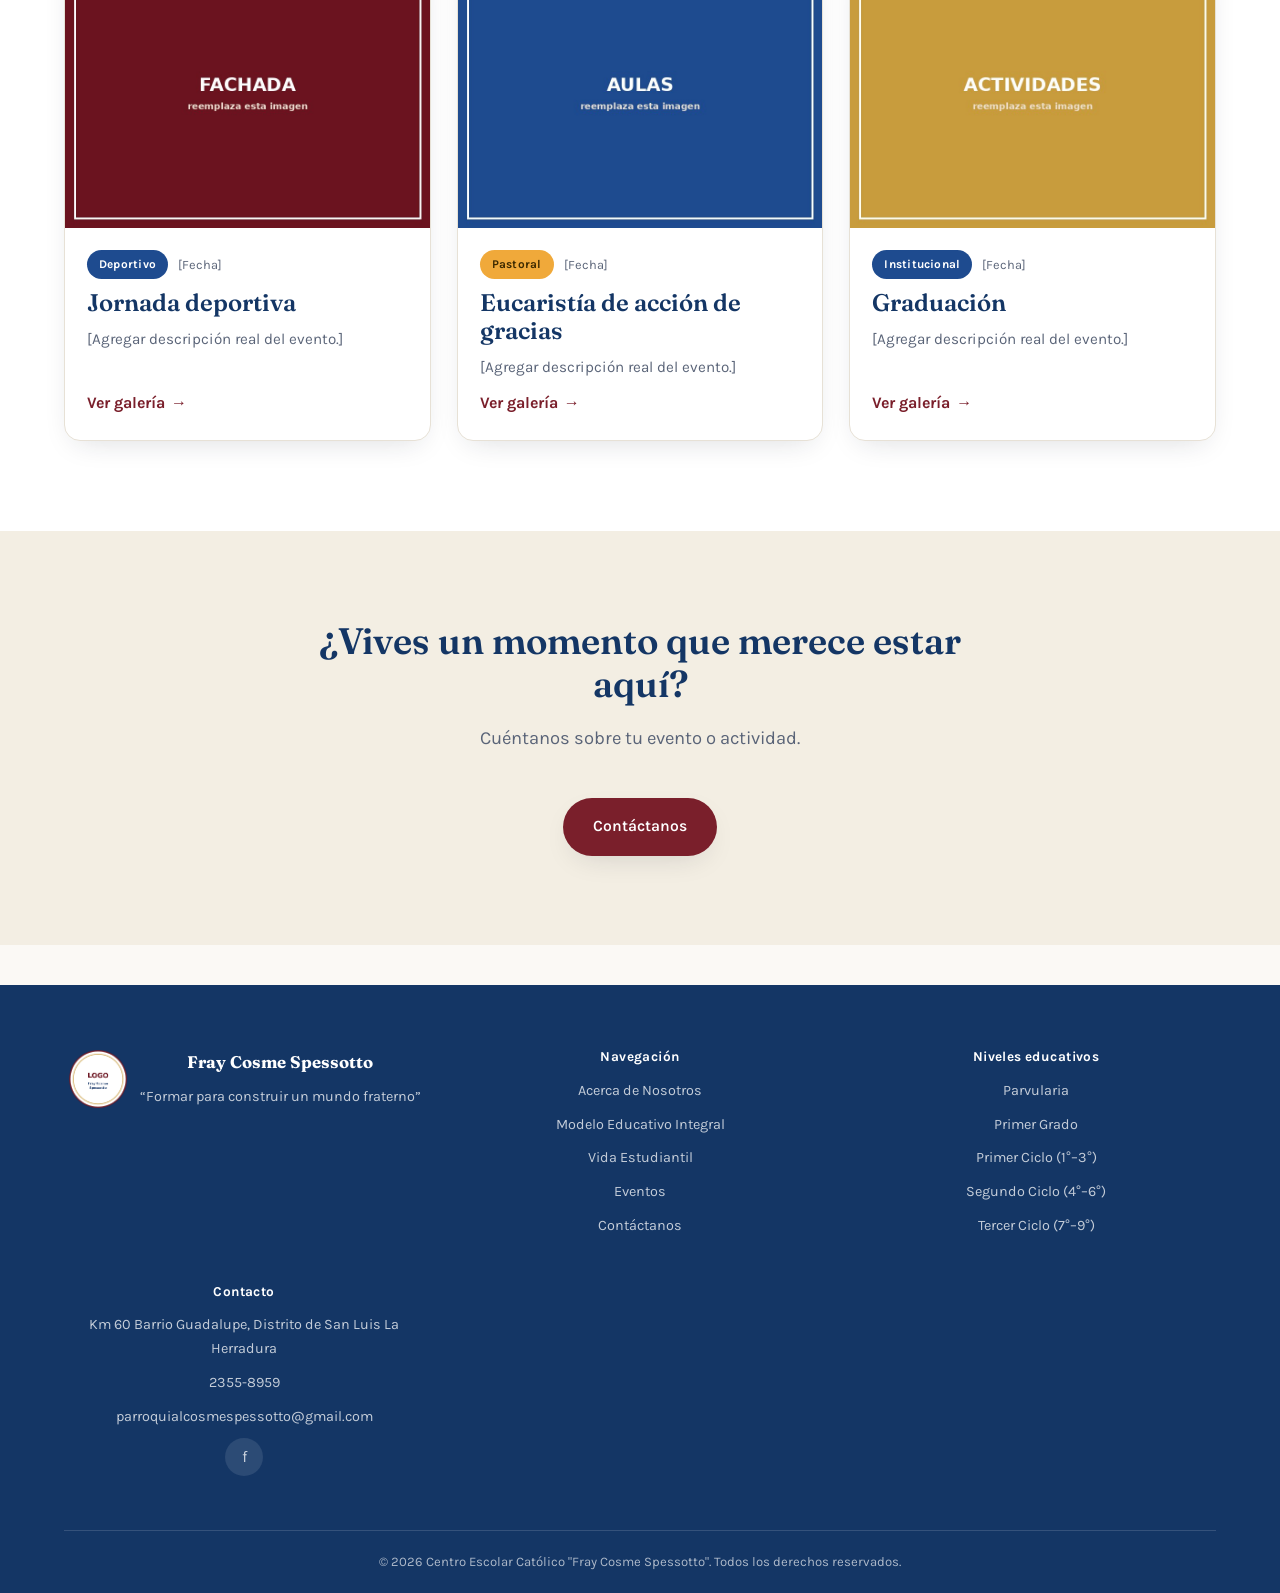
<file: eventos.html>
<!DOCTYPE html>
<html lang="es">
<head>
<meta charset="UTF-8">
<meta name="viewport" content="width=device-width, initial-scale=1.0">
<title>Eventos | Centro Escolar Católico &quot;Fray Cosme Spessotto&quot;</title>
<meta name="description" content="Calendario y galería de eventos del Centro Escolar Católico &quot;Fray Cosme Spessotto&quot;, filtrables por categoría.">
<link rel="canonical" href="https://www.fraycosmespessotto.edu.sv/eventos.html">
<meta property="og:type" content="website">
<meta property="og:title" content="Eventos | Centro Escolar Católico &quot;Fray Cosme Spessotto&quot;">
<meta property="og:description" content="Calendario y galería de eventos del Centro Escolar Católico &quot;Fray Cosme Spessotto&quot;, filtrables por categoría.">
<meta property="og:image" content="img/inicio/hero-portada.jpg">
<meta property="og:locale" content="es_SV">
<link rel="icon" href="img/logo/logo.png" type="image/png">
<link rel="preconnect" href="https://fonts.googleapis.com">
<link rel="preconnect" href="https://fonts.gstatic.com" crossorigin>
<link href="https://fonts.googleapis.com/css2?family=Fraunces:ital,wght@0,500;0,600;1,500&family=Karla:wght@400;500;600;700&display=swap" rel="stylesheet">
<link rel="stylesheet" href="css/styles.css">
<link rel="stylesheet" href="css/responsive.css">
<script>document.documentElement.classList.add('js');</script>
</head>
<body>
<a class="skip-link" href="#main">Saltar al contenido principal</a>
<header class="site-header">
  <div class="header-bar">
    <a href="index.html" class="brand">
      <img src="img/logo/logo.png" alt="Escudo del Centro Escolar Católico &quot;Fray Cosme Spessotto&quot;">
      <span class="brand-text"><strong>Fray Cosme Spessotto</strong><span>Centro Escolar Católico</span></span>
    </a>
    <button class="nav-toggle" id="navToggle" aria-label="Abrir menú de navegación" aria-expanded="false" aria-controls="mainNav">
      <span></span><span></span><span></span>
    </button>
    <nav class="main-nav" id="mainNav" aria-label="Navegación principal">
      <ul>
        <li class="nav-item"><a href="index.html">Inicio</a></li><li class="nav-item has-children"><a href="nosotros.html" class="has-submenu">Acerca de Nosotros <span class="caret" aria-hidden="true">&#9662;</span></a><ul class="submenu"><li><a href="nosotros.html">Quiénes somos</a></li><li><a href="historia.html">Historia de la institución</a></li><li><a href="fundador.html">Fundador</a></li><li><a href="identidad.html">Identidad Institucional</a></li><li><a href="modelo-educativo.html">Modelo Educativo Integral</a></li></ul></li><li class="nav-item has-children"><a href="niveles-educativos.html" class="has-submenu">Niveles Educativos <span class="caret" aria-hidden="true">&#9662;</span></a><ul class="submenu"><li><a href="niveles-educativos.html">Visión general</a></li><li><a href="parvularia.html">Parvularia y Primer Grado</a></li><li><a href="educacion-basica.html">Educación Básica</a></li></ul></li><li class="nav-item has-children active"><a href="vida-estudiantil.html" class="has-submenu">Vida Estudiantil <span class="caret" aria-hidden="true">&#9662;</span></a><ul class="submenu"><li><a href="vida-estudiantil.html#banda">Banda</a></li><li><a href="vida-estudiantil.html#cachiporras">Cachiporras</a></li><li><a href="vida-estudiantil.html#pastoral">Actividades pastorales</a></li><li><a href="vida-estudiantil.html#institucional">Actividades institucionales</a></li><li><a href="eventos.html">Galería y eventos</a></li></ul></li><li class="nav-item"><a href="contacto.html" class="btn-contacto">Contáctanos</a></li>
      </ul>
    </nav>
  </div>
</header>
<main id="main">
<section class="page-banner">
  <div class="wrap">
    <nav class="breadcrumbs" aria-label="Ruta de navegación"><a href="index.html">Inicio</a><span class="sep" aria-hidden="true">/</span><a href="vida-estudiantil.html">Vida Estudiantil</a><span class="sep" aria-hidden="true">/</span><span aria-current="page">Eventos</span></nav>
    <h1>Eventos</h1>
    <p>Explora nuestras actividades por categoría: banda, cachiporras, pastoral, institucional y más.</p>
  </div>
</section>

<section class="surface">
  <div class="wrap">
    <div class="filter-bar reveal" role="group" aria-label="Filtrar eventos por categoría">
      <button class="filter-btn" type="button" data-filter="todos" aria-pressed="true">Todos</button><button class="filter-btn" type="button" data-filter="banda" aria-pressed="false">Banda</button><button class="filter-btn" type="button" data-filter="cachiporras" aria-pressed="false">Cachiporras</button><button class="filter-btn" type="button" data-filter="pastoral" aria-pressed="false">Pastoral</button><button class="filter-btn" type="button" data-filter="institucional" aria-pressed="false">Institucional</button><button class="filter-btn" type="button" data-filter="academico" aria-pressed="false">Académico</button><button class="filter-btn" type="button" data-filter="cultural" aria-pressed="false">Cultural</button><button class="filter-btn" type="button" data-filter="deportivo" aria-pressed="false">Deportivo</button>
    </div>
    <div class="events-grid reveal">
      <article class="card event-card" data-category="banda">
        <div class="card-media"><img src="img/banda/placeholder-1.jpg" alt="Presentación de la Banda de Paz" loading="lazy"></div>
        <div class="card-body">
          <div class="card-meta"><span class="tag">Banda</span><span>[Fecha]</span></div>
          <h3>Presentación de la Banda de Paz</h3>
          <p>[Agregar descripción real del evento.]</p>
          <a href="vida-estudiantil.html" class="card-link">Ver galería</a>
        </div>
      </article>
      <article class="card event-card" data-category="cachiporras">
        <div class="card-media"><img src="img/cachiporras/placeholder-1.jpg" alt="Presentación de Cachiporras" loading="lazy"></div>
        <div class="card-body">
          <div class="card-meta"><span class="tag tag-vino">Cachiporras</span><span>[Fecha]</span></div>
          <h3>Presentación de Cachiporras</h3>
          <p>[Agregar descripción real del evento.]</p>
          <a href="vida-estudiantil.html" class="card-link">Ver galería</a>
        </div>
      </article>
      <article class="card event-card" data-category="pastoral">
        <div class="card-media"><img src="img/pastorales/placeholder-1.jpg" alt="Retiro espiritual" loading="lazy"></div>
        <div class="card-body">
          <div class="card-meta"><span class="tag tag-oro">Pastoral</span><span>[Fecha]</span></div>
          <h3>Retiro espiritual</h3>
          <p>[Agregar descripción real del evento.]</p>
          <a href="vida-estudiantil.html" class="card-link">Ver galería</a>
        </div>
      </article>
      <article class="card event-card" data-category="institucional">
        <div class="card-media"><img src="img/institucionales/placeholder-1.jpg" alt="Acto cívico institucional" loading="lazy"></div>
        <div class="card-body">
          <div class="card-meta"><span class="tag">Institucional</span><span>[Fecha]</span></div>
          <h3>Acto cívico institucional</h3>
          <p>[Agregar descripción real del evento.]</p>
          <a href="vida-estudiantil.html" class="card-link">Ver galería</a>
        </div>
      </article>
      <article class="card event-card" data-category="academico">
        <div class="card-media"><img src="img/basica/placeholder-1.jpg" alt="Feria académica" loading="lazy"></div>
        <div class="card-body">
          <div class="card-meta"><span class="tag">Académico</span><span>[Fecha]</span></div>
          <h3>Feria académica</h3>
          <p>[Agregar descripción real del evento.]</p>
          <a href="vida-estudiantil.html" class="card-link">Ver galería</a>
        </div>
      </article>
      <article class="card event-card" data-category="cultural">
        <div class="card-media"><img src="img/institucionales/placeholder-2.jpg" alt="Celebración cultural" loading="lazy"></div>
        <div class="card-body">
          <div class="card-meta"><span class="tag">Cultural</span><span>[Fecha]</span></div>
          <h3>Celebración cultural</h3>
          <p>[Agregar descripción real del evento.]</p>
          <a href="vida-estudiantil.html" class="card-link">Ver galería</a>
        </div>
      </article>
      <article class="card event-card" data-category="deportivo">
        <div class="card-media"><img src="img/instalaciones/placeholder-1.jpg" alt="Jornada deportiva" loading="lazy"></div>
        <div class="card-body">
          <div class="card-meta"><span class="tag">Deportivo</span><span>[Fecha]</span></div>
          <h3>Jornada deportiva</h3>
          <p>[Agregar descripción real del evento.]</p>
          <a href="vida-estudiantil.html" class="card-link">Ver galería</a>
        </div>
      </article>
      <article class="card event-card" data-category="pastoral">
        <div class="card-media"><img src="img/pastorales/placeholder-2.jpg" alt="Eucaristía de acción de gracias" loading="lazy"></div>
        <div class="card-body">
          <div class="card-meta"><span class="tag tag-oro">Pastoral</span><span>[Fecha]</span></div>
          <h3>Eucaristía de acción de gracias</h3>
          <p>[Agregar descripción real del evento.]</p>
          <a href="vida-estudiantil.html" class="card-link">Ver galería</a>
        </div>
      </article>
      <article class="card event-card" data-category="institucional">
        <div class="card-media"><img src="img/institucionales/placeholder-3.jpg" alt="Graduación" loading="lazy"></div>
        <div class="card-body">
          <div class="card-meta"><span class="tag">Institucional</span><span>[Fecha]</span></div>
          <h3>Graduación</h3>
          <p>[Agregar descripción real del evento.]</p>
          <a href="vida-estudiantil.html" class="card-link">Ver galería</a>
        </div>
      </article>
      
    </div>
    <p class="empty-state">No hay eventos en esta categoría todavía. [Agregar nuevos eventos editando <code>eventos.html</code>.]</p>
  </div>
</section>
<section class="tint">
  <div class="wrap text-center">
    <div class="section-head center reveal">
      <h2>&iquest;Vives un momento que merece estar aquí?</h2>
      <p class="lede">Cuéntanos sobre tu evento o actividad.</p>
    </div>
    <div class="hero-actions" style="justify-content:center;">
      <a href="contacto.html" class="btn btn-primary">Contáctanos</a>
      
    </div>
  </div>
</section>
</main>
<footer class="site-footer">
  <div class="wrap">
    <div class="footer-grid">
      <div class="footer-col footer-brand">
        <img src="img/logo/logo.png" alt="Escudo del Centro Escolar Católico &quot;Fray Cosme Spessotto&quot;">
        <div>
          <strong>Fray Cosme Spessotto</strong>
          <p>&ldquo;Formar para construir un mundo fraterno&rdquo;</p>
        </div>
      </div>
      <div class="footer-col">
        <h4>Navegación</h4>
        <a href="nosotros.html">Acerca de Nosotros</a>
        <a href="modelo-educativo.html">Modelo Educativo Integral</a>
        <a href="vida-estudiantil.html">Vida Estudiantil</a>
        <a href="eventos.html">Eventos</a>
        <a href="contacto.html">Contáctanos</a>
      </div>
      <div class="footer-col">
        <h4>Niveles educativos</h4>
        <a href="parvularia.html">Parvularia</a>
        <a href="parvularia.html">Primer Grado</a>
        <a href="educacion-basica.html">Primer Ciclo (1&deg;&ndash;3&deg;)</a>
        <a href="educacion-basica.html">Segundo Ciclo (4&deg;&ndash;6&deg;)</a>
        <a href="educacion-basica.html">Tercer Ciclo (7&deg;&ndash;9&deg;)</a>
      </div>
      <div class="footer-col">
        <h4>Contacto</h4>
        <p>Km 60 Barrio Guadalupe, Distrito de San Luis La Herradura</p>
        <a href="tel:+50323558959">2355-8959</a>
        <a href="mailto:parroquialcosmespessotto@gmail.com">parroquialcosmespessotto@gmail.com</a>
        <div class="footer-social">
          <!-- Reemplazar por el enlace oficial de Facebook del centro escolar -->
          <a href="#" aria-label="Facebook" target="_blank" rel="noopener">f</a>
          <!-- Agregar aquí otras redes sociales disponibles -->
        </div>
      </div>
    </div>
    <div class="footer-bottom">&copy; <span id="anioActual"></span> Centro Escolar Católico &quot;Fray Cosme Spessotto&quot;. Todos los derechos reservados.</div>
  </div>
</footer>
<!-- Botón flotante de WhatsApp: reemplazar NUMERO_WHATSAPP por el número oficial -->
<a class="whatsapp-float" href="https://wa.me/NUMERO_WHATSAPP" target="_blank" rel="noopener" aria-label="Escribir por WhatsApp">&#128172;</a>
<button class="back-to-top" id="backToTop" aria-label="Volver arriba">&#8593;</button>
<script src="js/carousel.js" defer></script>
<script src="js/gallery.js" defer></script>
<script src="js/main.js" defer></script>
</body>
</html>
</file>
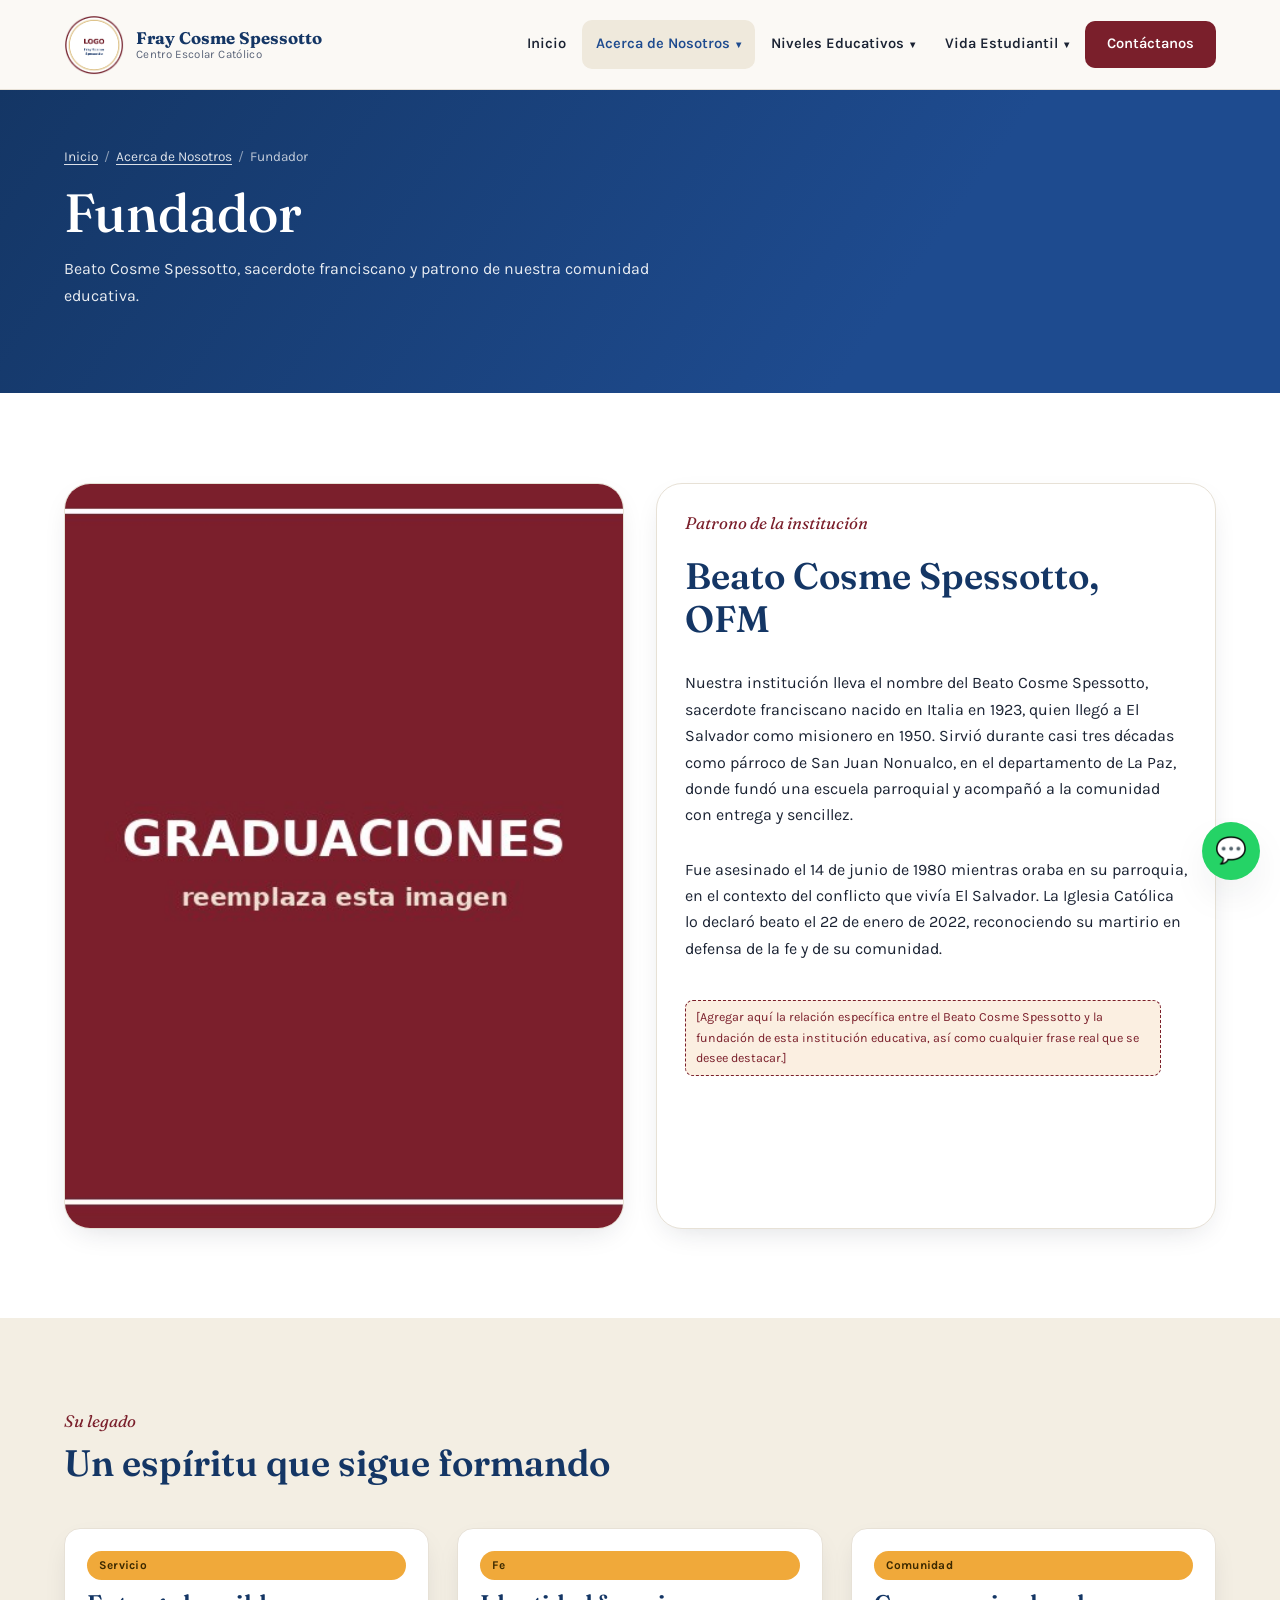
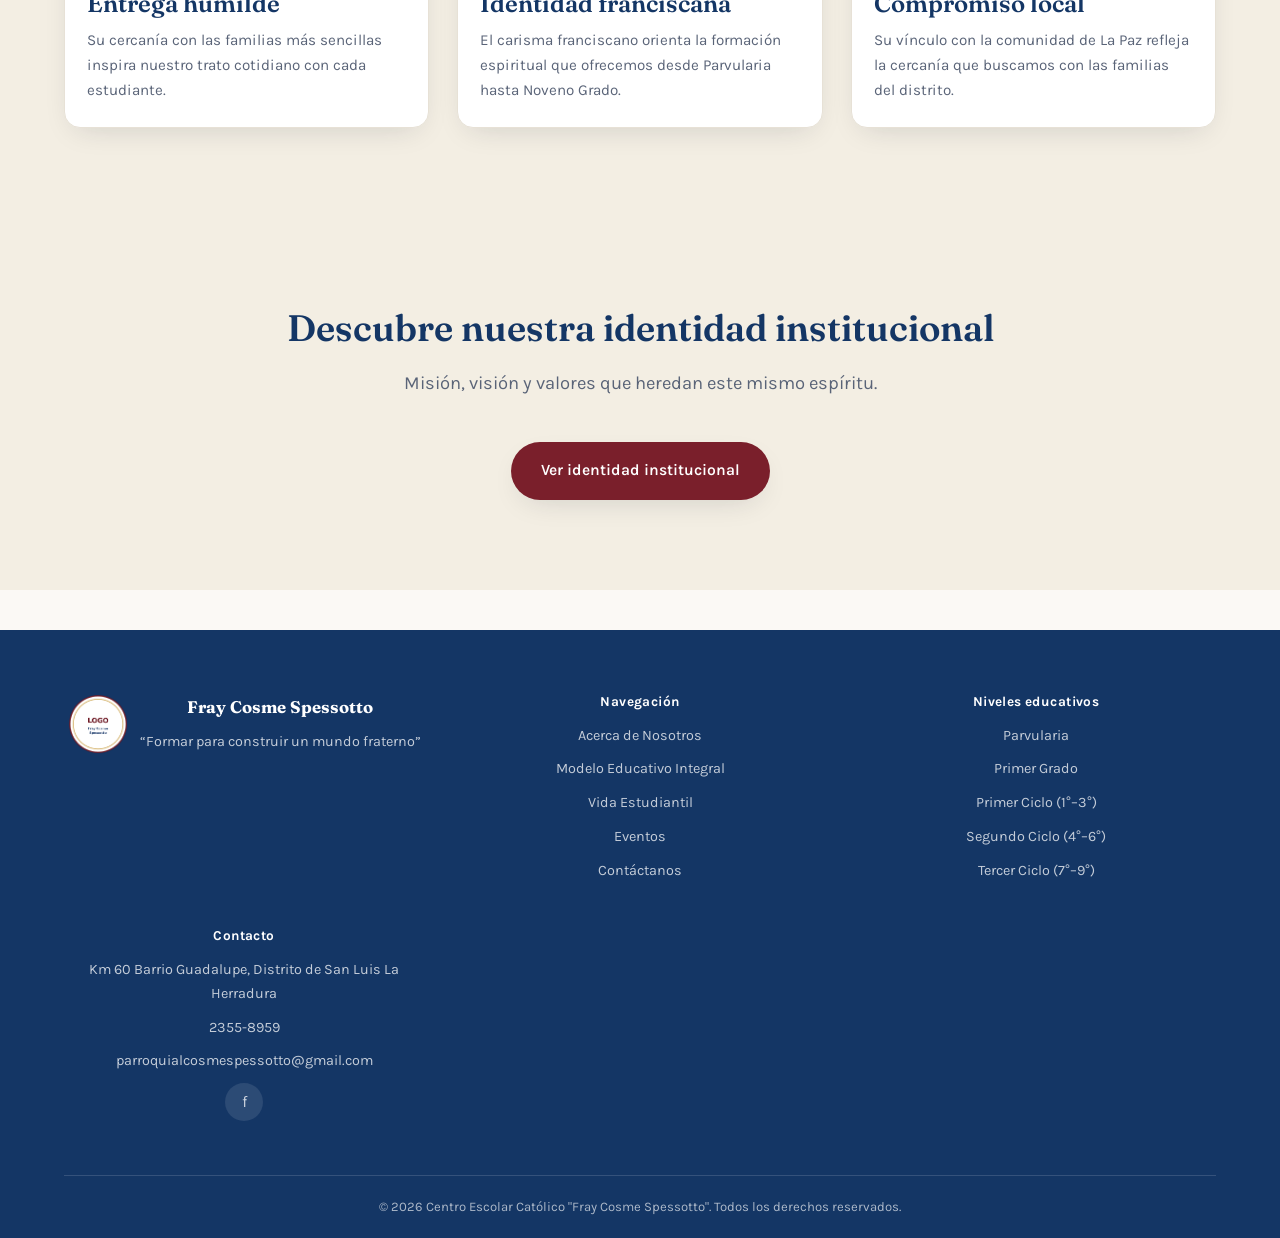
<file: fundador.html>
<!DOCTYPE html>
<html lang="es">
<head>
<meta charset="UTF-8">
<meta name="viewport" content="width=device-width, initial-scale=1.0">
<title>Fundador | Centro Escolar Católico &quot;Fray Cosme Spessotto&quot;</title>
<meta name="description" content="Conoce al Beato Cosme Spessotto, patrono y fundador espiritual de la institución.">
<link rel="canonical" href="https://www.fraycosmespessotto.edu.sv/fundador.html">
<meta property="og:type" content="website">
<meta property="og:title" content="Fundador | Centro Escolar Católico &quot;Fray Cosme Spessotto&quot;">
<meta property="og:description" content="Conoce al Beato Cosme Spessotto, patrono y fundador espiritual de la institución.">
<meta property="og:image" content="img/inicio/hero-portada.jpg">
<meta property="og:locale" content="es_SV">
<link rel="icon" href="img/logo/logo.png" type="image/png">
<link rel="preconnect" href="https://fonts.googleapis.com">
<link rel="preconnect" href="https://fonts.gstatic.com" crossorigin>
<link href="https://fonts.googleapis.com/css2?family=Fraunces:ital,wght@0,500;0,600;1,500&family=Karla:wght@400;500;600;700&display=swap" rel="stylesheet">
<link rel="stylesheet" href="css/styles.css">
<link rel="stylesheet" href="css/responsive.css">
<script>document.documentElement.classList.add('js');</script>
</head>
<body>
<a class="skip-link" href="#main">Saltar al contenido principal</a>
<header class="site-header">
  <div class="header-bar">
    <a href="index.html" class="brand">
      <img src="img/logo/logo.png" alt="Escudo del Centro Escolar Católico &quot;Fray Cosme Spessotto&quot;">
      <span class="brand-text"><strong>Fray Cosme Spessotto</strong><span>Centro Escolar Católico</span></span>
    </a>
    <button class="nav-toggle" id="navToggle" aria-label="Abrir menú de navegación" aria-expanded="false" aria-controls="mainNav">
      <span></span><span></span><span></span>
    </button>
    <nav class="main-nav" id="mainNav" aria-label="Navegación principal">
      <ul>
        <li class="nav-item"><a href="index.html">Inicio</a></li><li class="nav-item has-children active"><a href="nosotros.html" class="has-submenu">Acerca de Nosotros <span class="caret" aria-hidden="true">&#9662;</span></a><ul class="submenu"><li><a href="nosotros.html">Quiénes somos</a></li><li><a href="historia.html">Historia de la institución</a></li><li><a href="fundador.html">Fundador</a></li><li><a href="identidad.html">Identidad Institucional</a></li><li><a href="modelo-educativo.html">Modelo Educativo Integral</a></li></ul></li><li class="nav-item has-children"><a href="niveles-educativos.html" class="has-submenu">Niveles Educativos <span class="caret" aria-hidden="true">&#9662;</span></a><ul class="submenu"><li><a href="niveles-educativos.html">Visión general</a></li><li><a href="parvularia.html">Parvularia y Primer Grado</a></li><li><a href="educacion-basica.html">Educación Básica</a></li></ul></li><li class="nav-item has-children"><a href="vida-estudiantil.html" class="has-submenu">Vida Estudiantil <span class="caret" aria-hidden="true">&#9662;</span></a><ul class="submenu"><li><a href="vida-estudiantil.html#banda">Banda</a></li><li><a href="vida-estudiantil.html#cachiporras">Cachiporras</a></li><li><a href="vida-estudiantil.html#pastoral">Actividades pastorales</a></li><li><a href="vida-estudiantil.html#institucional">Actividades institucionales</a></li><li><a href="eventos.html">Galería y eventos</a></li></ul></li><li class="nav-item"><a href="contacto.html" class="btn-contacto">Contáctanos</a></li>
      </ul>
    </nav>
  </div>
</header>
<main id="main">
<section class="page-banner">
  <div class="wrap">
    <nav class="breadcrumbs" aria-label="Ruta de navegación"><a href="index.html">Inicio</a><span class="sep" aria-hidden="true">/</span><a href="nosotros.html">Acerca de Nosotros</a><span class="sep" aria-hidden="true">/</span><span aria-current="page">Fundador</span></nav>
    <h1>Fundador</h1>
    <p>Beato Cosme Spessotto, sacerdote franciscano y patrono de nuestra comunidad educativa.</p>
  </div>
</section>

<section class="surface">
  <div class="wrap split-panel reveal">
    <div class="panel" style="grid-column: span 1;">
      <img src="img/fundador/placeholder-retrato.jpg" alt="Retrato del Beato Cosme Spessotto" loading="lazy" style="aspect-ratio:3/4;">
    </div>
    <div class="panel">
      <div class="panel-body">
        <span class="eyebrow">Patrono de la institución</span>
        <h2>Beato Cosme Spessotto, OFM</h2>
        <p>Nuestra institución lleva el nombre del Beato Cosme Spessotto, sacerdote franciscano nacido en Italia en 1923, quien llegó a El Salvador como misionero en 1950. Sirvió durante casi tres décadas como párroco de San Juan Nonualco, en el departamento de La Paz, donde fundó una escuela parroquial y acompañó a la comunidad con entrega y sencillez.</p>
        <p>Fue asesinado el 14 de junio de 1980 mientras oraba en su parroquia, en el contexto del conflicto que vivía El Salvador. La Iglesia Católica lo declaró beato el 22 de enero de 2022, reconociendo su martirio en defensa de la fe y de su comunidad.</p>
        <p class="placeholder-note">[Agregar aquí la relación específica entre el Beato Cosme Spessotto y la fundación de esta institución educativa, así como cualquier frase real que se desee destacar.]</p>
      </div>
    </div>
  </div>
</section>

<section class="tint">
  <div class="wrap">
    <div class="section-head reveal">
      <span class="eyebrow">Su legado</span>
      <h2>Un espíritu que sigue formando</h2>
    </div>
    <div class="grid grid-3 reveal">
      <div class="card">
        <div class="card-body">
          <span class="tag tag-oro">Servicio</span>
          <h3>Entrega humilde</h3>
          <p>Su cercanía con las familias más sencillas inspira nuestro trato cotidiano con cada estudiante.</p>
        </div>
      </div>
      <div class="card">
        <div class="card-body">
          <span class="tag tag-oro">Fe</span>
          <h3>Identidad franciscana</h3>
          <p>El carisma franciscano orienta la formación espiritual que ofrecemos desde Parvularia hasta Noveno Grado.</p>
        </div>
      </div>
      <div class="card">
        <div class="card-body">
          <span class="tag tag-oro">Comunidad</span>
          <h3>Compromiso local</h3>
          <p>Su vínculo con la comunidad de La Paz refleja la cercanía que buscamos con las familias del distrito.</p>
        </div>
      </div>
    </div>
  </div>
</section>
<section class="tint">
  <div class="wrap text-center">
    <div class="section-head center reveal">
      <h2>Descubre nuestra identidad institucional</h2>
      <p class="lede">Misión, visión y valores que heredan este mismo espíritu.</p>
    </div>
    <div class="hero-actions" style="justify-content:center;">
      <a href="identidad.html" class="btn btn-primary">Ver identidad institucional</a>
      
    </div>
  </div>
</section>
</main>
<footer class="site-footer">
  <div class="wrap">
    <div class="footer-grid">
      <div class="footer-col footer-brand">
        <img src="img/logo/logo.png" alt="Escudo del Centro Escolar Católico &quot;Fray Cosme Spessotto&quot;">
        <div>
          <strong>Fray Cosme Spessotto</strong>
          <p>&ldquo;Formar para construir un mundo fraterno&rdquo;</p>
        </div>
      </div>
      <div class="footer-col">
        <h4>Navegación</h4>
        <a href="nosotros.html">Acerca de Nosotros</a>
        <a href="modelo-educativo.html">Modelo Educativo Integral</a>
        <a href="vida-estudiantil.html">Vida Estudiantil</a>
        <a href="eventos.html">Eventos</a>
        <a href="contacto.html">Contáctanos</a>
      </div>
      <div class="footer-col">
        <h4>Niveles educativos</h4>
        <a href="parvularia.html">Parvularia</a>
        <a href="parvularia.html">Primer Grado</a>
        <a href="educacion-basica.html">Primer Ciclo (1&deg;&ndash;3&deg;)</a>
        <a href="educacion-basica.html">Segundo Ciclo (4&deg;&ndash;6&deg;)</a>
        <a href="educacion-basica.html">Tercer Ciclo (7&deg;&ndash;9&deg;)</a>
      </div>
      <div class="footer-col">
        <h4>Contacto</h4>
        <p>Km 60 Barrio Guadalupe, Distrito de San Luis La Herradura</p>
        <a href="tel:+50323558959">2355-8959</a>
        <a href="mailto:parroquialcosmespessotto@gmail.com">parroquialcosmespessotto@gmail.com</a>
        <div class="footer-social">
          <!-- Reemplazar por el enlace oficial de Facebook del centro escolar -->
          <a href="#" aria-label="Facebook" target="_blank" rel="noopener">f</a>
          <!-- Agregar aquí otras redes sociales disponibles -->
        </div>
      </div>
    </div>
    <div class="footer-bottom">&copy; <span id="anioActual"></span> Centro Escolar Católico &quot;Fray Cosme Spessotto&quot;. Todos los derechos reservados.</div>
  </div>
</footer>
<!-- Botón flotante de WhatsApp: reemplazar NUMERO_WHATSAPP por el número oficial -->
<a class="whatsapp-float" href="https://wa.me/NUMERO_WHATSAPP" target="_blank" rel="noopener" aria-label="Escribir por WhatsApp">&#128172;</a>
<button class="back-to-top" id="backToTop" aria-label="Volver arriba">&#8593;</button>
<script src="js/carousel.js" defer></script>
<script src="js/gallery.js" defer></script>
<script src="js/main.js" defer></script>
</body>
</html>
</file>
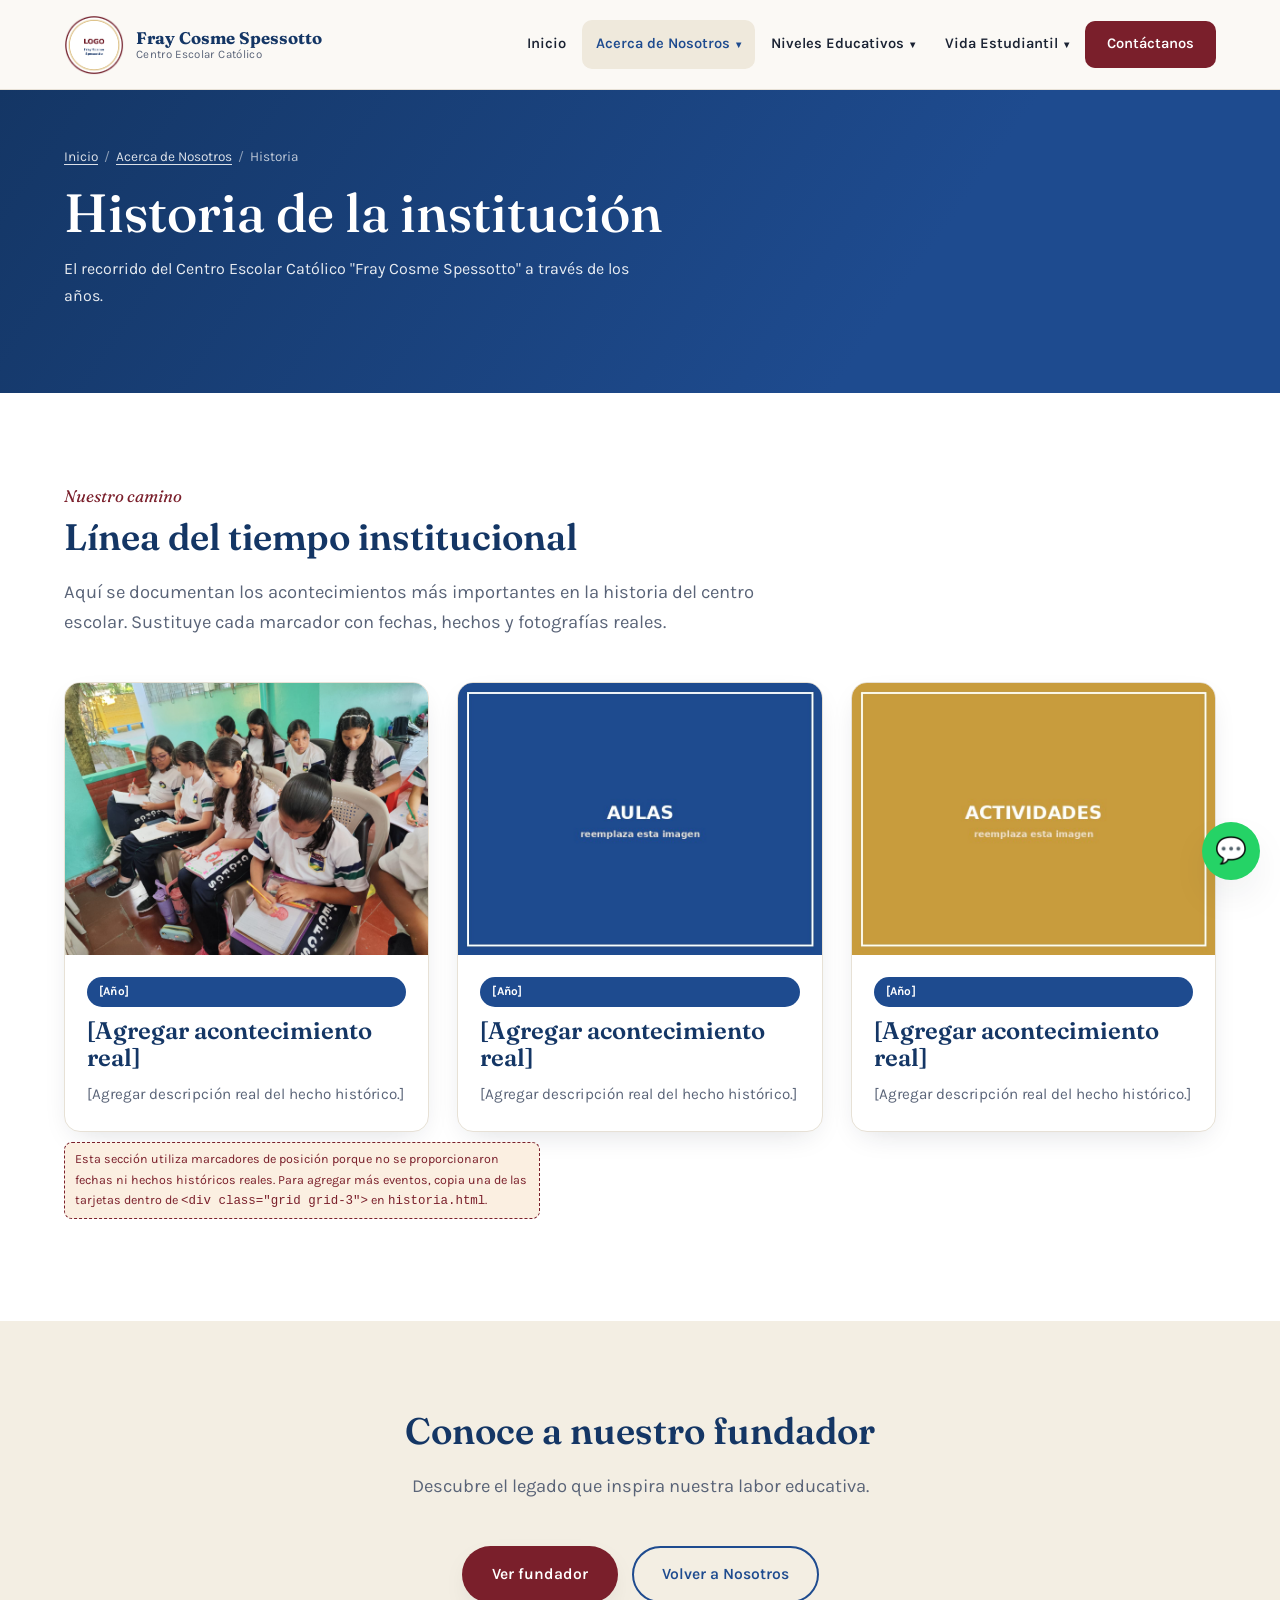
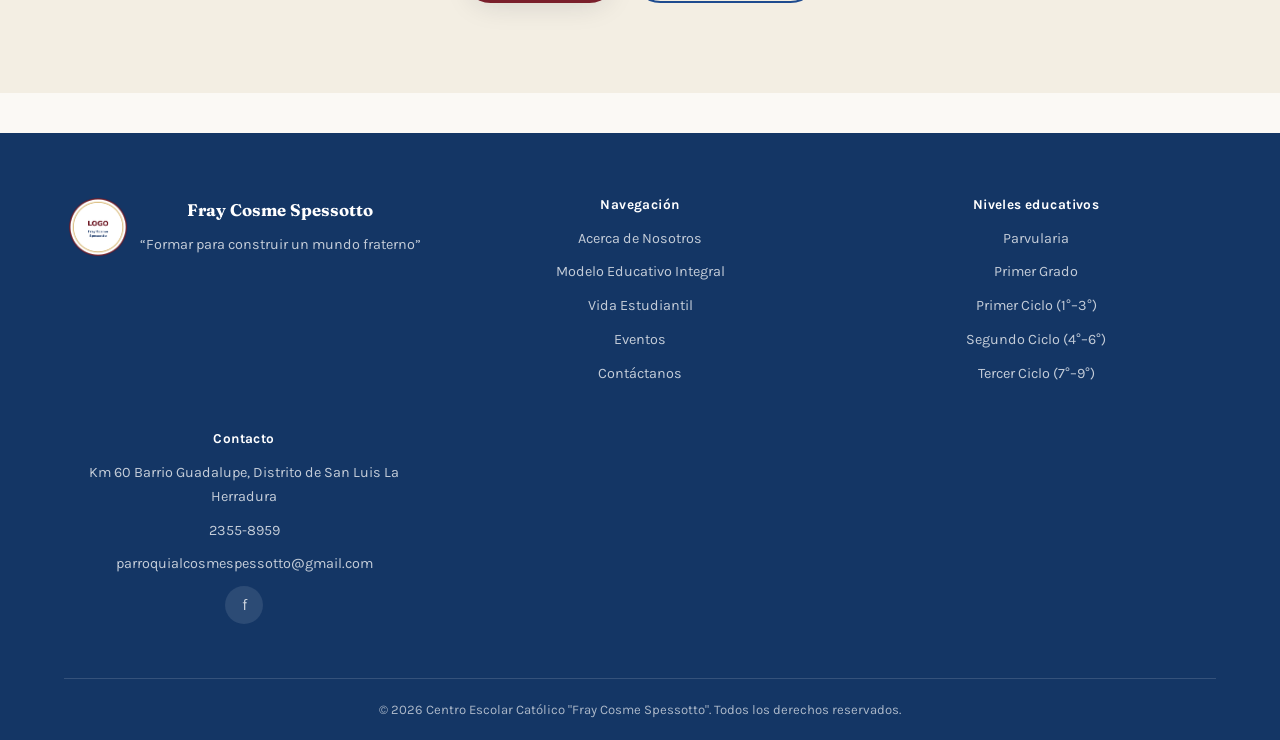
<file: historia.html>
<!DOCTYPE html>
<html lang="es">
<head>
<meta charset="UTF-8">
<meta name="viewport" content="width=device-width, initial-scale=1.0">
<title>Historia | Centro Escolar Católico &quot;Fray Cosme Spessotto&quot;</title>
<meta name="description" content="Línea de tiempo con los acontecimientos históricos del Centro Escolar Católico &quot;Fray Cosme Spessotto&quot;.">
<link rel="canonical" href="https://www.fraycosmespessotto.edu.sv/historia.html">
<meta property="og:type" content="website">
<meta property="og:title" content="Historia | Centro Escolar Católico &quot;Fray Cosme Spessotto&quot;">
<meta property="og:description" content="Línea de tiempo con los acontecimientos históricos del Centro Escolar Católico &quot;Fray Cosme Spessotto&quot;.">
<meta property="og:image" content="img/inicio/hero-portada.jpg">
<meta property="og:locale" content="es_SV">
<link rel="icon" href="img/logo/logo.png" type="image/png">
<link rel="preconnect" href="https://fonts.googleapis.com">
<link rel="preconnect" href="https://fonts.gstatic.com" crossorigin>
<link href="https://fonts.googleapis.com/css2?family=Fraunces:ital,wght@0,500;0,600;1,500&family=Karla:wght@400;500;600;700&display=swap" rel="stylesheet">
<link rel="stylesheet" href="css/styles.css">
<link rel="stylesheet" href="css/responsive.css">
<script>document.documentElement.classList.add('js');</script>
</head>
<body>
<a class="skip-link" href="#main">Saltar al contenido principal</a>
<header class="site-header">
  <div class="header-bar">
    <a href="index.html" class="brand">
      <img src="img/logo/logo.png" alt="Escudo del Centro Escolar Católico &quot;Fray Cosme Spessotto&quot;">
      <span class="brand-text"><strong>Fray Cosme Spessotto</strong><span>Centro Escolar Católico</span></span>
    </a>
    <button class="nav-toggle" id="navToggle" aria-label="Abrir menú de navegación" aria-expanded="false" aria-controls="mainNav">
      <span></span><span></span><span></span>
    </button>
    <nav class="main-nav" id="mainNav" aria-label="Navegación principal">
      <ul>
        <li class="nav-item"><a href="index.html">Inicio</a></li><li class="nav-item has-children active"><a href="nosotros.html" class="has-submenu">Acerca de Nosotros <span class="caret" aria-hidden="true">&#9662;</span></a><ul class="submenu"><li><a href="nosotros.html">Quiénes somos</a></li><li><a href="historia.html">Historia de la institución</a></li><li><a href="fundador.html">Fundador</a></li><li><a href="identidad.html">Identidad Institucional</a></li><li><a href="modelo-educativo.html">Modelo Educativo Integral</a></li></ul></li><li class="nav-item has-children"><a href="niveles-educativos.html" class="has-submenu">Niveles Educativos <span class="caret" aria-hidden="true">&#9662;</span></a><ul class="submenu"><li><a href="niveles-educativos.html">Visión general</a></li><li><a href="parvularia.html">Parvularia y Primer Grado</a></li><li><a href="educacion-basica.html">Educación Básica</a></li></ul></li><li class="nav-item has-children"><a href="vida-estudiantil.html" class="has-submenu">Vida Estudiantil <span class="caret" aria-hidden="true">&#9662;</span></a><ul class="submenu"><li><a href="vida-estudiantil.html#banda">Banda</a></li><li><a href="vida-estudiantil.html#cachiporras">Cachiporras</a></li><li><a href="vida-estudiantil.html#pastoral">Actividades pastorales</a></li><li><a href="vida-estudiantil.html#institucional">Actividades institucionales</a></li><li><a href="eventos.html">Galería y eventos</a></li></ul></li><li class="nav-item"><a href="contacto.html" class="btn-contacto">Contáctanos</a></li>
      </ul>
    </nav>
  </div>
</header>
<main id="main">
<section class="page-banner">
  <div class="wrap">
    <nav class="breadcrumbs" aria-label="Ruta de navegación"><a href="index.html">Inicio</a><span class="sep" aria-hidden="true">/</span><a href="nosotros.html">Acerca de Nosotros</a><span class="sep" aria-hidden="true">/</span><span aria-current="page">Historia</span></nav>
    <h1>Historia de la institución</h1>
    <p>El recorrido del Centro Escolar Católico &quot;Fray Cosme Spessotto&quot; a través de los años.</p>
  </div>
</section>

<section class="surface">
  <div class="wrap">
    <div class="section-head reveal">
      <span class="eyebrow">Nuestro camino</span>
      <h2>Línea del tiempo institucional</h2>
      <p class="lede">Aquí se documentan los acontecimientos más importantes en la historia del centro escolar. Sustituye cada marcador con fechas, hechos y fotografías reales.</p>
    </div>
    <div class="grid grid-3 reveal">
      <div class="card">
        <div class="card-media"><img src="img/institucionales/placeholder-1.jpg" alt="Fundación de la institución" loading="lazy"></div>
        <div class="card-body">
          <span class="tag">[Año]</span>
          <h3>[Agregar acontecimiento real]</h3>
          <p>[Agregar descripción real del hecho histórico.]</p>
        </div>
      </div>
      <div class="card">
        <div class="card-media"><img src="img/institucionales/placeholder-2.jpg" alt="Crecimiento de la institución" loading="lazy"></div>
        <div class="card-body">
          <span class="tag">[Año]</span>
          <h3>[Agregar acontecimiento real]</h3>
          <p>[Agregar descripción real del hecho histórico.]</p>
        </div>
      </div>
      <div class="card">
        <div class="card-media"><img src="img/institucionales/placeholder-3.jpg" alt="Actualidad de la institución" loading="lazy"></div>
        <div class="card-body">
          <span class="tag">[Año]</span>
          <h3>[Agregar acontecimiento real]</h3>
          <p>[Agregar descripción real del hecho histórico.]</p>
        </div>
      </div>
    </div>
    <p class="placeholder-note reveal">Esta sección utiliza marcadores de posición porque no se proporcionaron fechas ni hechos históricos reales. Para agregar más eventos, copia una de las tarjetas dentro de <code>&lt;div class="grid grid-3"&gt;</code> en <code>historia.html</code>.</p>
  </div>
</section>
<section class="tint">
  <div class="wrap text-center">
    <div class="section-head center reveal">
      <h2>Conoce a nuestro fundador</h2>
      <p class="lede">Descubre el legado que inspira nuestra labor educativa.</p>
    </div>
    <div class="hero-actions" style="justify-content:center;">
      <a href="fundador.html" class="btn btn-primary">Ver fundador</a>
      <a href="nosotros.html" class="btn btn-outline">Volver a Nosotros</a>
    </div>
  </div>
</section>
</main>
<footer class="site-footer">
  <div class="wrap">
    <div class="footer-grid">
      <div class="footer-col footer-brand">
        <img src="img/logo/logo.png" alt="Escudo del Centro Escolar Católico &quot;Fray Cosme Spessotto&quot;">
        <div>
          <strong>Fray Cosme Spessotto</strong>
          <p>&ldquo;Formar para construir un mundo fraterno&rdquo;</p>
        </div>
      </div>
      <div class="footer-col">
        <h4>Navegación</h4>
        <a href="nosotros.html">Acerca de Nosotros</a>
        <a href="modelo-educativo.html">Modelo Educativo Integral</a>
        <a href="vida-estudiantil.html">Vida Estudiantil</a>
        <a href="eventos.html">Eventos</a>
        <a href="contacto.html">Contáctanos</a>
      </div>
      <div class="footer-col">
        <h4>Niveles educativos</h4>
        <a href="parvularia.html">Parvularia</a>
        <a href="parvularia.html">Primer Grado</a>
        <a href="educacion-basica.html">Primer Ciclo (1&deg;&ndash;3&deg;)</a>
        <a href="educacion-basica.html">Segundo Ciclo (4&deg;&ndash;6&deg;)</a>
        <a href="educacion-basica.html">Tercer Ciclo (7&deg;&ndash;9&deg;)</a>
      </div>
      <div class="footer-col">
        <h4>Contacto</h4>
        <p>Km 60 Barrio Guadalupe, Distrito de San Luis La Herradura</p>
        <a href="tel:+50323558959">2355-8959</a>
        <a href="mailto:parroquialcosmespessotto@gmail.com">parroquialcosmespessotto@gmail.com</a>
        <div class="footer-social">
          <!-- Reemplazar por el enlace oficial de Facebook del centro escolar -->
          <a href="#" aria-label="Facebook" target="_blank" rel="noopener">f</a>
          <!-- Agregar aquí otras redes sociales disponibles -->
        </div>
      </div>
    </div>
    <div class="footer-bottom">&copy; <span id="anioActual"></span> Centro Escolar Católico &quot;Fray Cosme Spessotto&quot;. Todos los derechos reservados.</div>
  </div>
</footer>
<!-- Botón flotante de WhatsApp: reemplazar NUMERO_WHATSAPP por el número oficial -->
<a class="whatsapp-float" href="https://wa.me/NUMERO_WHATSAPP" target="_blank" rel="noopener" aria-label="Escribir por WhatsApp">&#128172;</a>
<button class="back-to-top" id="backToTop" aria-label="Volver arriba">&#8593;</button>
<script src="js/carousel.js" defer></script>
<script src="js/gallery.js" defer></script>
<script src="js/main.js" defer></script>
</body>
</html>
</file>
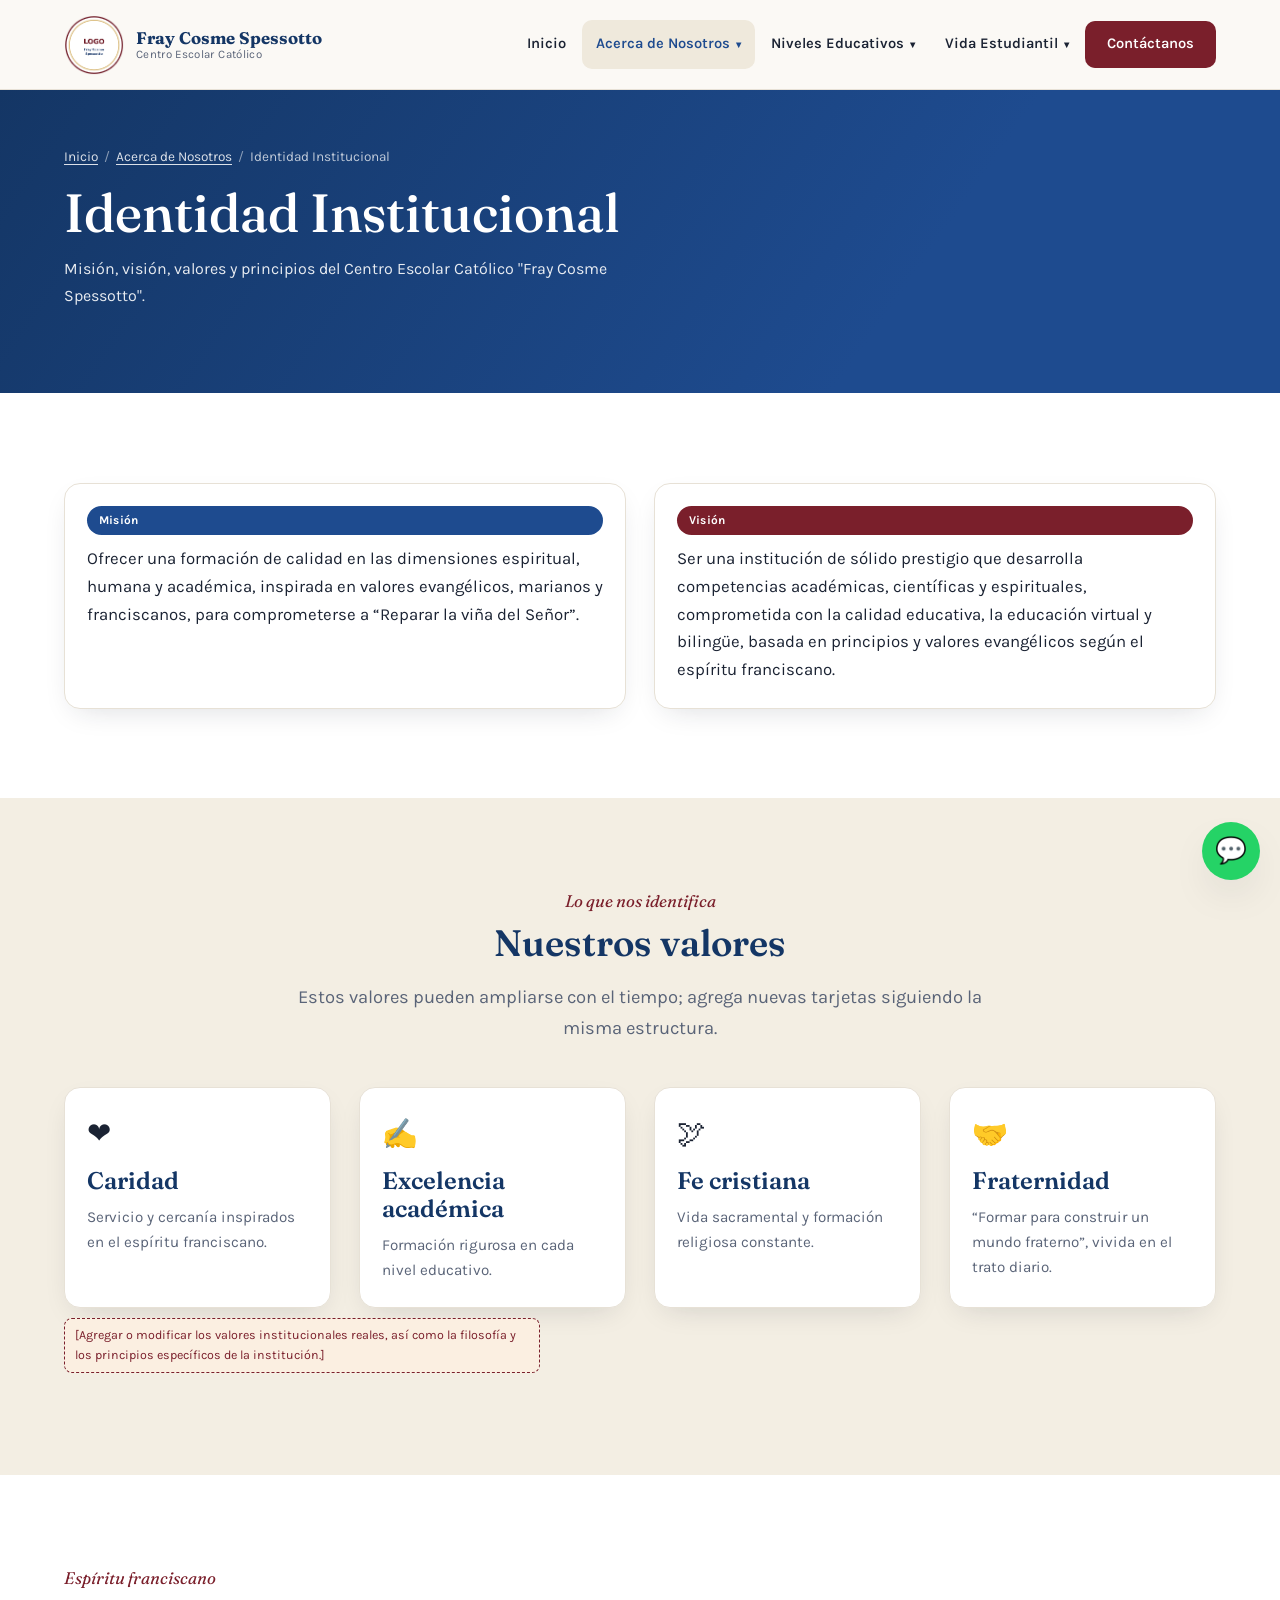
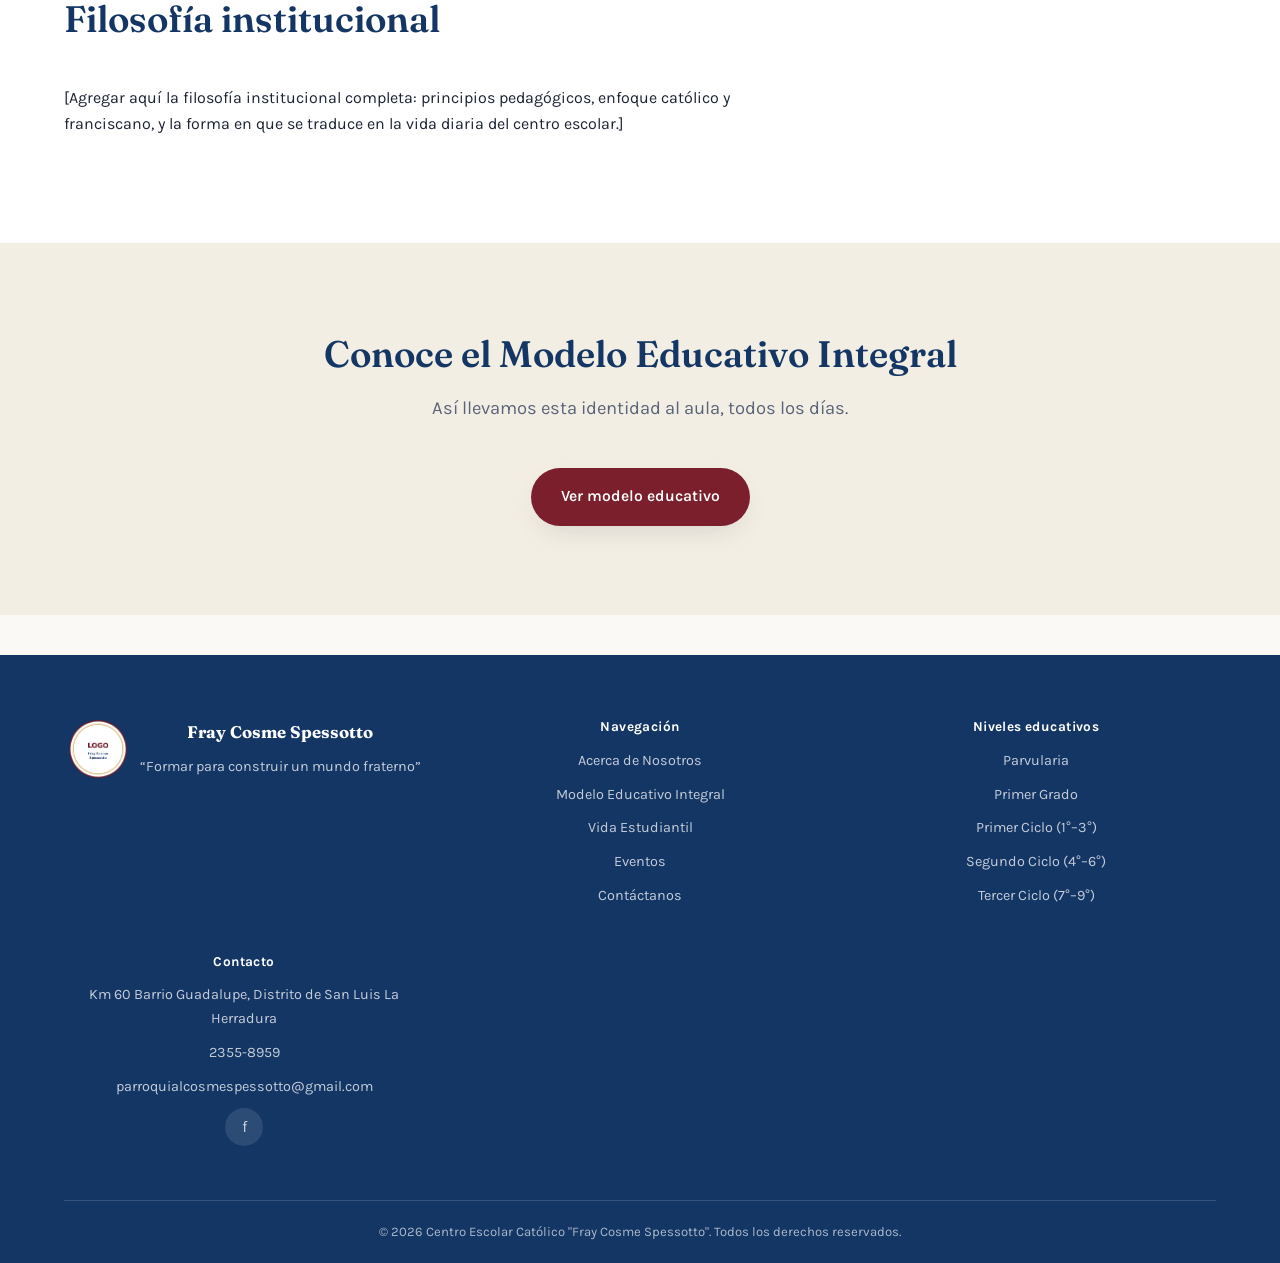
<file: identidad.html>
<!DOCTYPE html>
<html lang="es">
<head>
<meta charset="UTF-8">
<meta name="viewport" content="width=device-width, initial-scale=1.0">
<title>Identidad Institucional | Centro Escolar Católico &quot;Fray Cosme Spessotto&quot;</title>
<meta name="description" content="Misión, visión y valores del Centro Escolar Católico &quot;Fray Cosme Spessotto&quot;.">
<link rel="canonical" href="https://www.fraycosmespessotto.edu.sv/identidad.html">
<meta property="og:type" content="website">
<meta property="og:title" content="Identidad Institucional | Centro Escolar Católico &quot;Fray Cosme Spessotto&quot;">
<meta property="og:description" content="Misión, visión y valores del Centro Escolar Católico &quot;Fray Cosme Spessotto&quot;.">
<meta property="og:image" content="img/inicio/hero-portada.jpg">
<meta property="og:locale" content="es_SV">
<link rel="icon" href="img/logo/logo.png" type="image/png">
<link rel="preconnect" href="https://fonts.googleapis.com">
<link rel="preconnect" href="https://fonts.gstatic.com" crossorigin>
<link href="https://fonts.googleapis.com/css2?family=Fraunces:ital,wght@0,500;0,600;1,500&family=Karla:wght@400;500;600;700&display=swap" rel="stylesheet">
<link rel="stylesheet" href="css/styles.css">
<link rel="stylesheet" href="css/responsive.css">
<script>document.documentElement.classList.add('js');</script>
</head>
<body>
<a class="skip-link" href="#main">Saltar al contenido principal</a>
<header class="site-header">
  <div class="header-bar">
    <a href="index.html" class="brand">
      <img src="img/logo/logo.png" alt="Escudo del Centro Escolar Católico &quot;Fray Cosme Spessotto&quot;">
      <span class="brand-text"><strong>Fray Cosme Spessotto</strong><span>Centro Escolar Católico</span></span>
    </a>
    <button class="nav-toggle" id="navToggle" aria-label="Abrir menú de navegación" aria-expanded="false" aria-controls="mainNav">
      <span></span><span></span><span></span>
    </button>
    <nav class="main-nav" id="mainNav" aria-label="Navegación principal">
      <ul>
        <li class="nav-item"><a href="index.html">Inicio</a></li><li class="nav-item has-children active"><a href="nosotros.html" class="has-submenu">Acerca de Nosotros <span class="caret" aria-hidden="true">&#9662;</span></a><ul class="submenu"><li><a href="nosotros.html">Quiénes somos</a></li><li><a href="historia.html">Historia de la institución</a></li><li><a href="fundador.html">Fundador</a></li><li><a href="identidad.html">Identidad Institucional</a></li><li><a href="modelo-educativo.html">Modelo Educativo Integral</a></li></ul></li><li class="nav-item has-children"><a href="niveles-educativos.html" class="has-submenu">Niveles Educativos <span class="caret" aria-hidden="true">&#9662;</span></a><ul class="submenu"><li><a href="niveles-educativos.html">Visión general</a></li><li><a href="parvularia.html">Parvularia y Primer Grado</a></li><li><a href="educacion-basica.html">Educación Básica</a></li></ul></li><li class="nav-item has-children"><a href="vida-estudiantil.html" class="has-submenu">Vida Estudiantil <span class="caret" aria-hidden="true">&#9662;</span></a><ul class="submenu"><li><a href="vida-estudiantil.html#banda">Banda</a></li><li><a href="vida-estudiantil.html#cachiporras">Cachiporras</a></li><li><a href="vida-estudiantil.html#pastoral">Actividades pastorales</a></li><li><a href="vida-estudiantil.html#institucional">Actividades institucionales</a></li><li><a href="eventos.html">Galería y eventos</a></li></ul></li><li class="nav-item"><a href="contacto.html" class="btn-contacto">Contáctanos</a></li>
      </ul>
    </nav>
  </div>
</header>
<main id="main">
<section class="page-banner">
  <div class="wrap">
    <nav class="breadcrumbs" aria-label="Ruta de navegación"><a href="index.html">Inicio</a><span class="sep" aria-hidden="true">/</span><a href="nosotros.html">Acerca de Nosotros</a><span class="sep" aria-hidden="true">/</span><span aria-current="page">Identidad Institucional</span></nav>
    <h1>Identidad Institucional</h1>
    <p>Misión, visión, valores y principios del Centro Escolar Católico &quot;Fray Cosme Spessotto&quot;.</p>
  </div>
</section>

<section class="surface">
  <div class="wrap grid grid-2 reveal">
    <div class="card">
      <div class="card-body">
        <span class="tag">Misión</span>
        <p style="color:var(--color-text); font-size:1.05rem;">Ofrecer una formación de calidad en las dimensiones espiritual, humana y académica, inspirada en valores evangélicos, marianos y franciscanos, para comprometerse a &ldquo;Reparar la viña del Señor&rdquo;.</p>
      </div>
    </div>
    <div class="card">
      <div class="card-body">
        <span class="tag tag-vino">Visión</span>
        <p style="color:var(--color-text); font-size:1.05rem;">Ser una institución de sólido prestigio que desarrolla competencias académicas, científicas y espirituales, comprometida con la calidad educativa, la educación virtual y bilingüe, basada en principios y valores evangélicos según el espíritu franciscano.</p>
      </div>
    </div>
  </div>
</section>

<section class="tint">
  <div class="wrap">
    <div class="section-head center reveal">
      <span class="eyebrow">Lo que nos identifica</span>
      <h2>Nuestros valores</h2>
      <p class="lede">Estos valores pueden ampliarse con el tiempo; agrega nuevas tarjetas siguiendo la misma estructura.</p>
    </div>
    <div class="grid grid-4 reveal">
      <div class="card"><div class="card-body"><span style="font-size:1.8rem;">&#10084;</span><h3>Caridad</h3><p>Servicio y cercanía inspirados en el espíritu franciscano.</p></div></div>
      <div class="card"><div class="card-body"><span style="font-size:1.8rem;">&#9997;</span><h3>Excelencia académica</h3><p>Formación rigurosa en cada nivel educativo.</p></div></div>
      <div class="card"><div class="card-body"><span style="font-size:1.8rem;">&#128330;</span><h3>Fe cristiana</h3><p>Vida sacramental y formación religiosa constante.</p></div></div>
      <div class="card"><div class="card-body"><span style="font-size:1.8rem;">&#129309;</span><h3>Fraternidad</h3><p>&ldquo;Formar para construir un mundo fraterno&rdquo;, vivida en el trato diario.</p></div></div>
    </div>
    <p class="placeholder-note reveal">[Agregar o modificar los valores institucionales reales, así como la filosofía y los principios específicos de la institución.]</p>
  </div>
</section>

<section class="surface">
  <div class="wrap">
    <div class="section-head reveal">
      <span class="eyebrow">Espíritu franciscano</span>
      <h2>Filosofía institucional</h2>
    </div>
    <p class="reveal">[Agregar aquí la filosofía institucional completa: principios pedagógicos, enfoque católico y franciscano, y la forma en que se traduce en la vida diaria del centro escolar.]</p>
  </div>
</section>
<section class="tint">
  <div class="wrap text-center">
    <div class="section-head center reveal">
      <h2>Conoce el Modelo Educativo Integral</h2>
      <p class="lede">Así llevamos esta identidad al aula, todos los días.</p>
    </div>
    <div class="hero-actions" style="justify-content:center;">
      <a href="modelo-educativo.html" class="btn btn-primary">Ver modelo educativo</a>
      
    </div>
  </div>
</section>
</main>
<footer class="site-footer">
  <div class="wrap">
    <div class="footer-grid">
      <div class="footer-col footer-brand">
        <img src="img/logo/logo.png" alt="Escudo del Centro Escolar Católico &quot;Fray Cosme Spessotto&quot;">
        <div>
          <strong>Fray Cosme Spessotto</strong>
          <p>&ldquo;Formar para construir un mundo fraterno&rdquo;</p>
        </div>
      </div>
      <div class="footer-col">
        <h4>Navegación</h4>
        <a href="nosotros.html">Acerca de Nosotros</a>
        <a href="modelo-educativo.html">Modelo Educativo Integral</a>
        <a href="vida-estudiantil.html">Vida Estudiantil</a>
        <a href="eventos.html">Eventos</a>
        <a href="contacto.html">Contáctanos</a>
      </div>
      <div class="footer-col">
        <h4>Niveles educativos</h4>
        <a href="parvularia.html">Parvularia</a>
        <a href="parvularia.html">Primer Grado</a>
        <a href="educacion-basica.html">Primer Ciclo (1&deg;&ndash;3&deg;)</a>
        <a href="educacion-basica.html">Segundo Ciclo (4&deg;&ndash;6&deg;)</a>
        <a href="educacion-basica.html">Tercer Ciclo (7&deg;&ndash;9&deg;)</a>
      </div>
      <div class="footer-col">
        <h4>Contacto</h4>
        <p>Km 60 Barrio Guadalupe, Distrito de San Luis La Herradura</p>
        <a href="tel:+50323558959">2355-8959</a>
        <a href="mailto:parroquialcosmespessotto@gmail.com">parroquialcosmespessotto@gmail.com</a>
        <div class="footer-social">
          <!-- Reemplazar por el enlace oficial de Facebook del centro escolar -->
          <a href="#" aria-label="Facebook" target="_blank" rel="noopener">f</a>
          <!-- Agregar aquí otras redes sociales disponibles -->
        </div>
      </div>
    </div>
    <div class="footer-bottom">&copy; <span id="anioActual"></span> Centro Escolar Católico &quot;Fray Cosme Spessotto&quot;. Todos los derechos reservados.</div>
  </div>
</footer>
<!-- Botón flotante de WhatsApp: reemplazar NUMERO_WHATSAPP por el número oficial -->
<a class="whatsapp-float" href="https://wa.me/NUMERO_WHATSAPP" target="_blank" rel="noopener" aria-label="Escribir por WhatsApp">&#128172;</a>
<button class="back-to-top" id="backToTop" aria-label="Volver arriba">&#8593;</button>
<script src="js/carousel.js" defer></script>
<script src="js/gallery.js" defer></script>
<script src="js/main.js" defer></script>
</body>
</html>
</file>
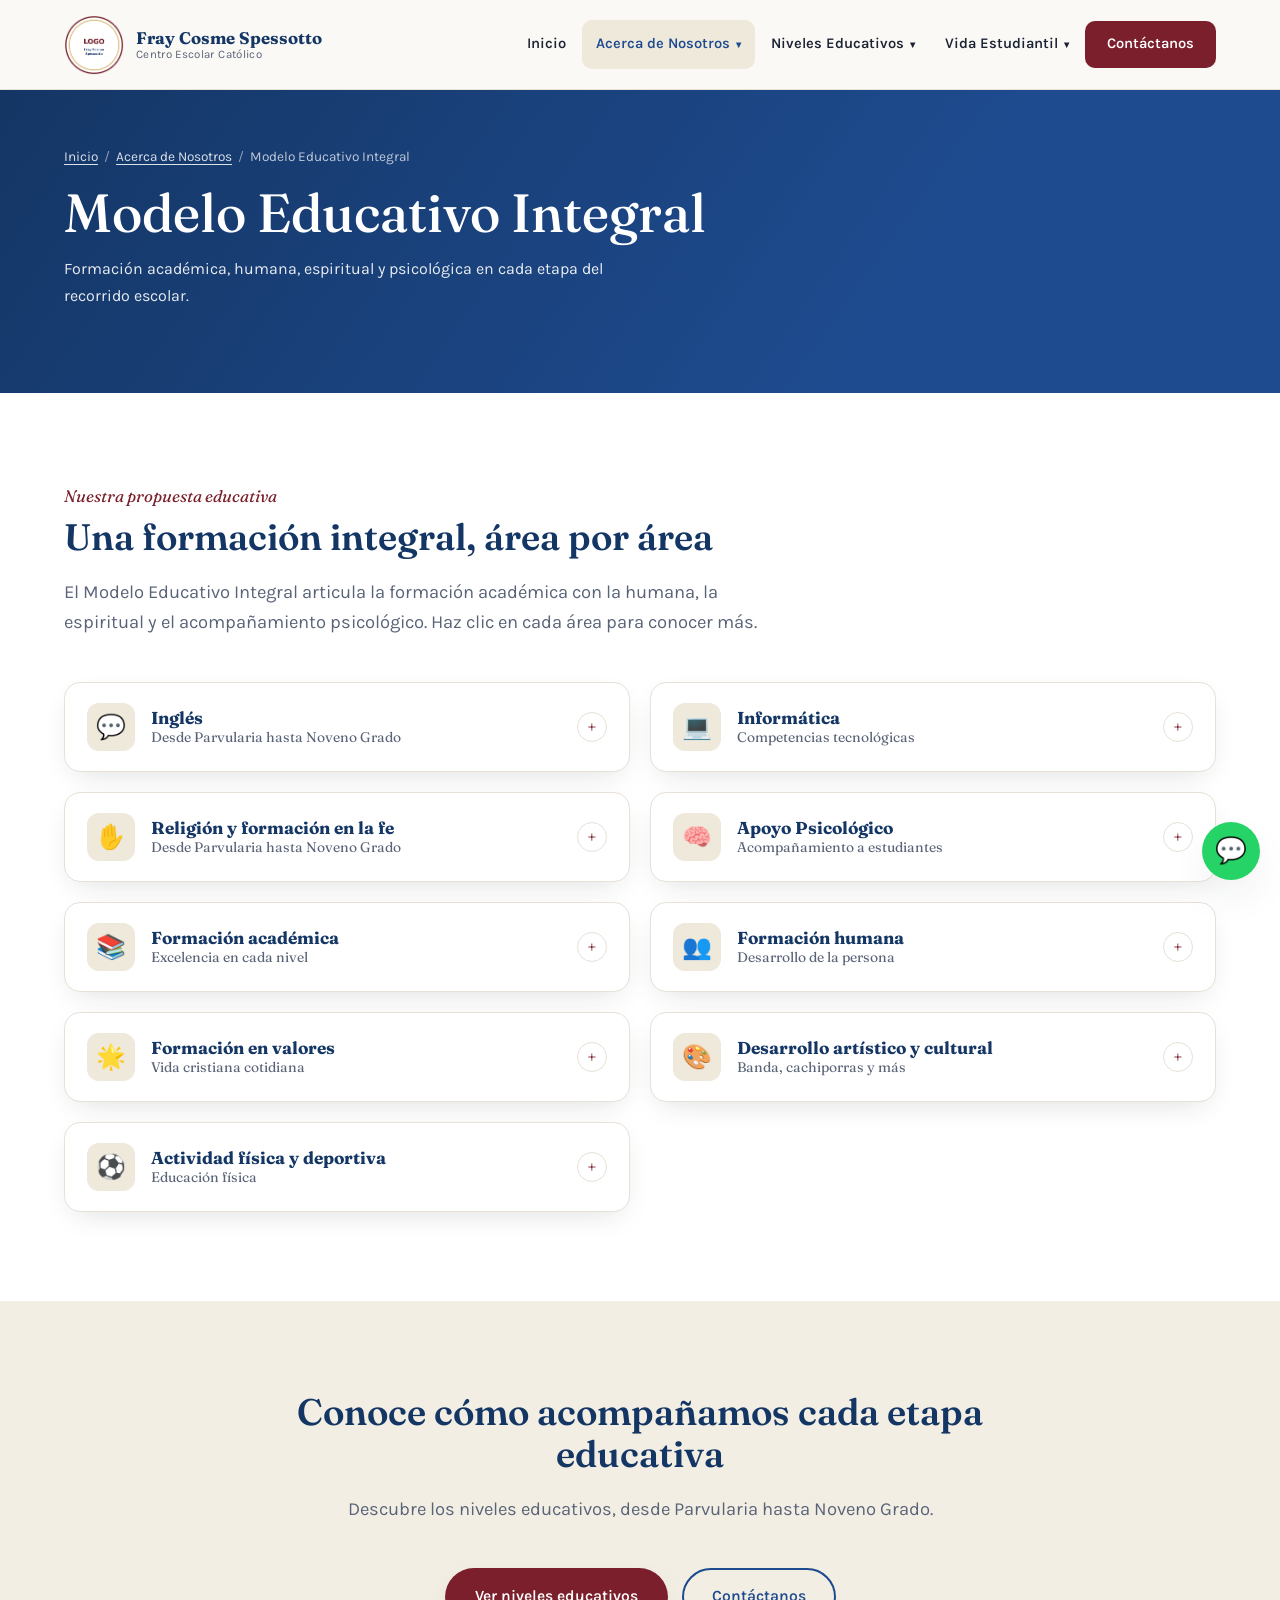
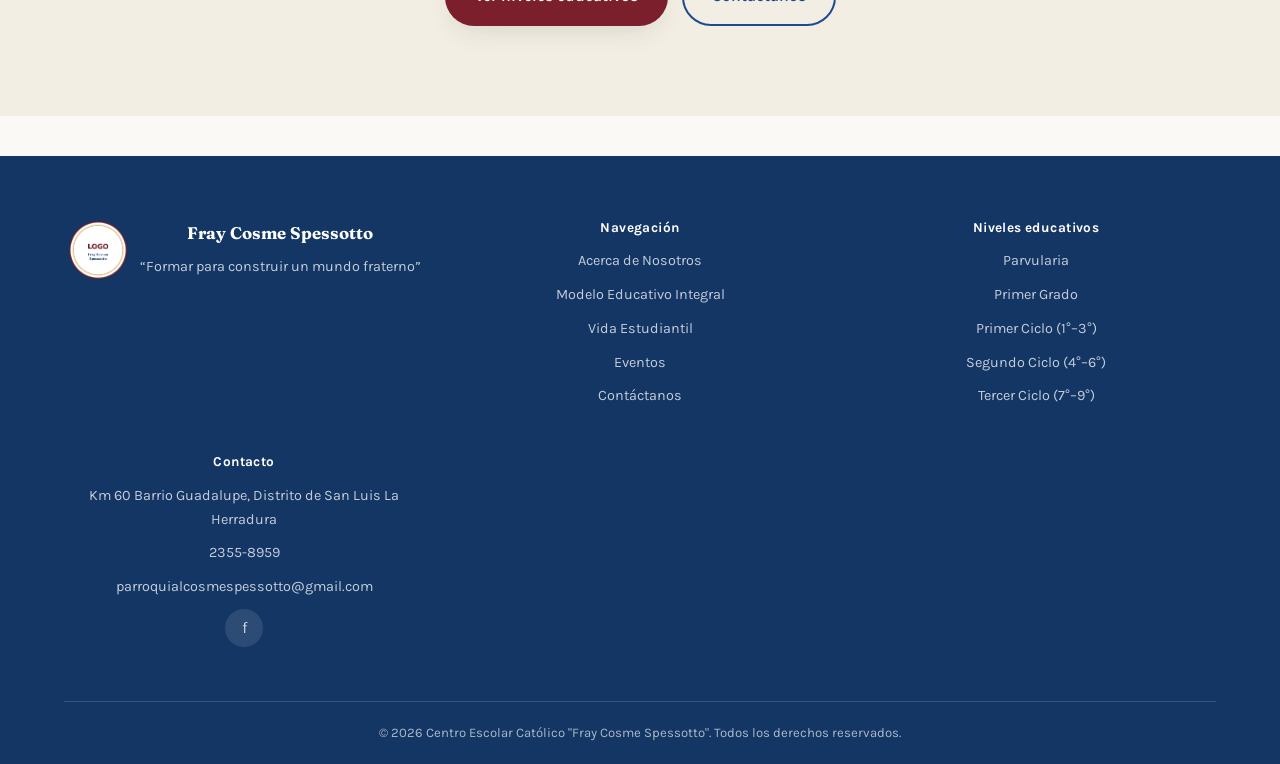
<file: modelo-educativo.html>
<!DOCTYPE html>
<html lang="es">
<head>
<meta charset="UTF-8">
<meta name="viewport" content="width=device-width, initial-scale=1.0">
<title>Modelo Educativo Integral | Centro Escolar Católico &quot;Fray Cosme Spessotto&quot;</title>
<meta name="description" content="Áreas de formación del Modelo Educativo Integral: inglés, informática, religión, apoyo psicológico y más.">
<link rel="canonical" href="https://www.fraycosmespessotto.edu.sv/modelo-educativo.html">
<meta property="og:type" content="website">
<meta property="og:title" content="Modelo Educativo Integral | Centro Escolar Católico &quot;Fray Cosme Spessotto&quot;">
<meta property="og:description" content="Áreas de formación del Modelo Educativo Integral: inglés, informática, religión, apoyo psicológico y más.">
<meta property="og:image" content="img/inicio/hero-portada.jpg">
<meta property="og:locale" content="es_SV">
<link rel="icon" href="img/logo/logo.png" type="image/png">
<link rel="preconnect" href="https://fonts.googleapis.com">
<link rel="preconnect" href="https://fonts.gstatic.com" crossorigin>
<link href="https://fonts.googleapis.com/css2?family=Fraunces:ital,wght@0,500;0,600;1,500&family=Karla:wght@400;500;600;700&display=swap" rel="stylesheet">
<link rel="stylesheet" href="css/styles.css">
<link rel="stylesheet" href="css/responsive.css">
<script>document.documentElement.classList.add('js');</script>
</head>
<body>
<a class="skip-link" href="#main">Saltar al contenido principal</a>
<header class="site-header">
  <div class="header-bar">
    <a href="index.html" class="brand">
      <img src="img/logo/logo.png" alt="Escudo del Centro Escolar Católico &quot;Fray Cosme Spessotto&quot;">
      <span class="brand-text"><strong>Fray Cosme Spessotto</strong><span>Centro Escolar Católico</span></span>
    </a>
    <button class="nav-toggle" id="navToggle" aria-label="Abrir menú de navegación" aria-expanded="false" aria-controls="mainNav">
      <span></span><span></span><span></span>
    </button>
    <nav class="main-nav" id="mainNav" aria-label="Navegación principal">
      <ul>
        <li class="nav-item"><a href="index.html">Inicio</a></li><li class="nav-item has-children active"><a href="nosotros.html" class="has-submenu">Acerca de Nosotros <span class="caret" aria-hidden="true">&#9662;</span></a><ul class="submenu"><li><a href="nosotros.html">Quiénes somos</a></li><li><a href="historia.html">Historia de la institución</a></li><li><a href="fundador.html">Fundador</a></li><li><a href="identidad.html">Identidad Institucional</a></li><li><a href="modelo-educativo.html">Modelo Educativo Integral</a></li></ul></li><li class="nav-item has-children"><a href="niveles-educativos.html" class="has-submenu">Niveles Educativos <span class="caret" aria-hidden="true">&#9662;</span></a><ul class="submenu"><li><a href="niveles-educativos.html">Visión general</a></li><li><a href="parvularia.html">Parvularia y Primer Grado</a></li><li><a href="educacion-basica.html">Educación Básica</a></li></ul></li><li class="nav-item has-children"><a href="vida-estudiantil.html" class="has-submenu">Vida Estudiantil <span class="caret" aria-hidden="true">&#9662;</span></a><ul class="submenu"><li><a href="vida-estudiantil.html#banda">Banda</a></li><li><a href="vida-estudiantil.html#cachiporras">Cachiporras</a></li><li><a href="vida-estudiantil.html#pastoral">Actividades pastorales</a></li><li><a href="vida-estudiantil.html#institucional">Actividades institucionales</a></li><li><a href="eventos.html">Galería y eventos</a></li></ul></li><li class="nav-item"><a href="contacto.html" class="btn-contacto">Contáctanos</a></li>
      </ul>
    </nav>
  </div>
</header>
<main id="main">
<section class="page-banner">
  <div class="wrap">
    <nav class="breadcrumbs" aria-label="Ruta de navegación"><a href="index.html">Inicio</a><span class="sep" aria-hidden="true">/</span><a href="nosotros.html">Acerca de Nosotros</a><span class="sep" aria-hidden="true">/</span><span aria-current="page">Modelo Educativo Integral</span></nav>
    <h1>Modelo Educativo Integral</h1>
    <p>Formación académica, humana, espiritual y psicológica en cada etapa del recorrido escolar.</p>
  </div>
</section>

<section class="surface">
  <div class="wrap">
    <div class="section-head reveal">
      <span class="eyebrow">Nuestra propuesta educativa</span>
      <h2>Una formación integral, área por área</h2>
      <p class="lede">El Modelo Educativo Integral articula la formación académica con la humana, la espiritual y el acompañamiento psicológico. Haz clic en cada área para conocer más.</p>
    </div>
    <div class="accordion-grid reveal">
      <div class="accordion-item">
        <h3 style="margin:0;">
        <button class="accordion-trigger" type="button" aria-expanded="false" aria-controls="modelo-panel-1">
          <span class="acc-icon" aria-hidden="true">&#128172;</span>
          <span class="acc-title"><strong>Inglés</strong><span>Desde Parvularia hasta Noveno Grado</span></span>
          <span class="acc-toggle" aria-hidden="true">+</span>
        </button>
        </h3>
        <div class="accordion-panel" id="modelo-panel-1">
          <div class="accordion-panel-inner"><p>La institución imparte clases de inglés desde Parvularia hasta Noveno Grado, desarrollando progresivamente las competencias de comprensión y comunicación en este idioma.</p></div>
        </div>
      </div>
      <div class="accordion-item">
        <h3 style="margin:0;">
        <button class="accordion-trigger" type="button" aria-expanded="false" aria-controls="modelo-panel-2">
          <span class="acc-icon" aria-hidden="true">&#128187;</span>
          <span class="acc-title"><strong>Informática</strong><span>Competencias tecnológicas</span></span>
          <span class="acc-toggle" aria-hidden="true">+</span>
        </button>
        </h3>
        <div class="accordion-panel" id="modelo-panel-2">
          <div class="accordion-panel-inner"><p>Los estudiantes reciben formación en informática y competencias tecnológicas como parte de su preparación para los desafíos del mundo actual.</p></div>
        </div>
      </div>
      <div class="accordion-item">
        <h3 style="margin:0;">
        <button class="accordion-trigger" type="button" aria-expanded="false" aria-controls="modelo-panel-3">
          <span class="acc-icon" aria-hidden="true">&#9995;</span>
          <span class="acc-title"><strong>Religión y formación en la fe</strong><span>Desde Parvularia hasta Noveno Grado</span></span>
          <span class="acc-toggle" aria-hidden="true">+</span>
        </button>
        </h3>
        <div class="accordion-panel" id="modelo-panel-3">
          <div class="accordion-panel-inner"><p>La materia de Religión forma parte de la formación integral desde Parvularia hasta Noveno Grado, de acuerdo con la identidad católica de la institución.</p></div>
        </div>
      </div>
      <div class="accordion-item">
        <h3 style="margin:0;">
        <button class="accordion-trigger" type="button" aria-expanded="false" aria-controls="modelo-panel-4">
          <span class="acc-icon" aria-hidden="true">&#129504;</span>
          <span class="acc-title"><strong>Apoyo Psicológico</strong><span>Acompañamiento a estudiantes</span></span>
          <span class="acc-toggle" aria-hidden="true">+</span>
        </button>
        </h3>
        <div class="accordion-panel" id="modelo-panel-4">
          <div class="accordion-panel-inner"><p>La institución brinda acompañamiento y apoyo psicológico para los estudiantes desde Parvularia hasta Noveno Grado.</p></div>
        </div>
      </div>
      <div class="accordion-item">
        <h3 style="margin:0;">
        <button class="accordion-trigger" type="button" aria-expanded="false" aria-controls="modelo-panel-5">
          <span class="acc-icon" aria-hidden="true">&#128218;</span>
          <span class="acc-title"><strong>Formación académica</strong><span>Excelencia en cada nivel</span></span>
          <span class="acc-toggle" aria-hidden="true">+</span>
        </button>
        </h3>
        <div class="accordion-panel" id="modelo-panel-5">
          <div class="accordion-panel-inner"><p>[Agregar información específica sobre el enfoque académico, metodologías y logros de la institución.]</p></div>
        </div>
      </div>
      <div class="accordion-item">
        <h3 style="margin:0;">
        <button class="accordion-trigger" type="button" aria-expanded="false" aria-controls="modelo-panel-6">
          <span class="acc-icon" aria-hidden="true">&#128101;</span>
          <span class="acc-title"><strong>Formación humana</strong><span>Desarrollo de la persona</span></span>
          <span class="acc-toggle" aria-hidden="true">+</span>
        </button>
        </h3>
        <div class="accordion-panel" id="modelo-panel-6">
          <div class="accordion-panel-inner"><p>[Agregar información específica sobre el acompañamiento en el desarrollo humano y social de los estudiantes.]</p></div>
        </div>
      </div>
      <div class="accordion-item">
        <h3 style="margin:0;">
        <button class="accordion-trigger" type="button" aria-expanded="false" aria-controls="modelo-panel-7">
          <span class="acc-icon" aria-hidden="true">&#127775;</span>
          <span class="acc-title"><strong>Formación en valores</strong><span>Vida cristiana cotidiana</span></span>
          <span class="acc-toggle" aria-hidden="true">+</span>
        </button>
        </h3>
        <div class="accordion-panel" id="modelo-panel-7">
          <div class="accordion-panel-inner"><p>[Agregar información específica sobre cómo se trabajan los valores institucionales en el día a día.]</p></div>
        </div>
      </div>
      <div class="accordion-item">
        <h3 style="margin:0;">
        <button class="accordion-trigger" type="button" aria-expanded="false" aria-controls="modelo-panel-8">
          <span class="acc-icon" aria-hidden="true">&#127912;</span>
          <span class="acc-title"><strong>Desarrollo artístico y cultural</strong><span>Banda, cachiporras y más</span></span>
          <span class="acc-toggle" aria-hidden="true">+</span>
        </button>
        </h3>
        <div class="accordion-panel" id="modelo-panel-8">
          <div class="accordion-panel-inner"><p>[Agregar información específica sobre las actividades artísticas y culturales, como la Banda de Paz y las Cachiporras.]</p></div>
        </div>
      </div>
      <div class="accordion-item">
        <h3 style="margin:0;">
        <button class="accordion-trigger" type="button" aria-expanded="false" aria-controls="modelo-panel-9">
          <span class="acc-icon" aria-hidden="true">&#9917;</span>
          <span class="acc-title"><strong>Actividad física y deportiva</strong><span>Educación física</span></span>
          <span class="acc-toggle" aria-hidden="true">+</span>
        </button>
        </h3>
        <div class="accordion-panel" id="modelo-panel-9">
          <div class="accordion-panel-inner"><p>[Agregar información específica sobre la clase de educación física y las actividades deportivas disponibles.]</p></div>
        </div>
      </div>
    </div>
  </div>
</section>
<section class="tint">
  <div class="wrap text-center">
    <div class="section-head center reveal">
      <h2>Conoce cómo acompañamos cada etapa educativa</h2>
      <p class="lede">Descubre los niveles educativos, desde Parvularia hasta Noveno Grado.</p>
    </div>
    <div class="hero-actions" style="justify-content:center;">
      <a href="niveles-educativos.html" class="btn btn-primary">Ver niveles educativos</a>
      <a href="contacto.html" class="btn btn-outline">Contáctanos</a>
    </div>
  </div>
</section>
</main>
<footer class="site-footer">
  <div class="wrap">
    <div class="footer-grid">
      <div class="footer-col footer-brand">
        <img src="img/logo/logo.png" alt="Escudo del Centro Escolar Católico &quot;Fray Cosme Spessotto&quot;">
        <div>
          <strong>Fray Cosme Spessotto</strong>
          <p>&ldquo;Formar para construir un mundo fraterno&rdquo;</p>
        </div>
      </div>
      <div class="footer-col">
        <h4>Navegación</h4>
        <a href="nosotros.html">Acerca de Nosotros</a>
        <a href="modelo-educativo.html">Modelo Educativo Integral</a>
        <a href="vida-estudiantil.html">Vida Estudiantil</a>
        <a href="eventos.html">Eventos</a>
        <a href="contacto.html">Contáctanos</a>
      </div>
      <div class="footer-col">
        <h4>Niveles educativos</h4>
        <a href="parvularia.html">Parvularia</a>
        <a href="parvularia.html">Primer Grado</a>
        <a href="educacion-basica.html">Primer Ciclo (1&deg;&ndash;3&deg;)</a>
        <a href="educacion-basica.html">Segundo Ciclo (4&deg;&ndash;6&deg;)</a>
        <a href="educacion-basica.html">Tercer Ciclo (7&deg;&ndash;9&deg;)</a>
      </div>
      <div class="footer-col">
        <h4>Contacto</h4>
        <p>Km 60 Barrio Guadalupe, Distrito de San Luis La Herradura</p>
        <a href="tel:+50323558959">2355-8959</a>
        <a href="mailto:parroquialcosmespessotto@gmail.com">parroquialcosmespessotto@gmail.com</a>
        <div class="footer-social">
          <!-- Reemplazar por el enlace oficial de Facebook del centro escolar -->
          <a href="#" aria-label="Facebook" target="_blank" rel="noopener">f</a>
          <!-- Agregar aquí otras redes sociales disponibles -->
        </div>
      </div>
    </div>
    <div class="footer-bottom">&copy; <span id="anioActual"></span> Centro Escolar Católico &quot;Fray Cosme Spessotto&quot;. Todos los derechos reservados.</div>
  </div>
</footer>
<!-- Botón flotante de WhatsApp: reemplazar NUMERO_WHATSAPP por el número oficial -->
<a class="whatsapp-float" href="https://wa.me/NUMERO_WHATSAPP" target="_blank" rel="noopener" aria-label="Escribir por WhatsApp">&#128172;</a>
<button class="back-to-top" id="backToTop" aria-label="Volver arriba">&#8593;</button>
<script src="js/carousel.js" defer></script>
<script src="js/gallery.js" defer></script>
<script src="js/main.js" defer></script>
</body>
</html>
</file>
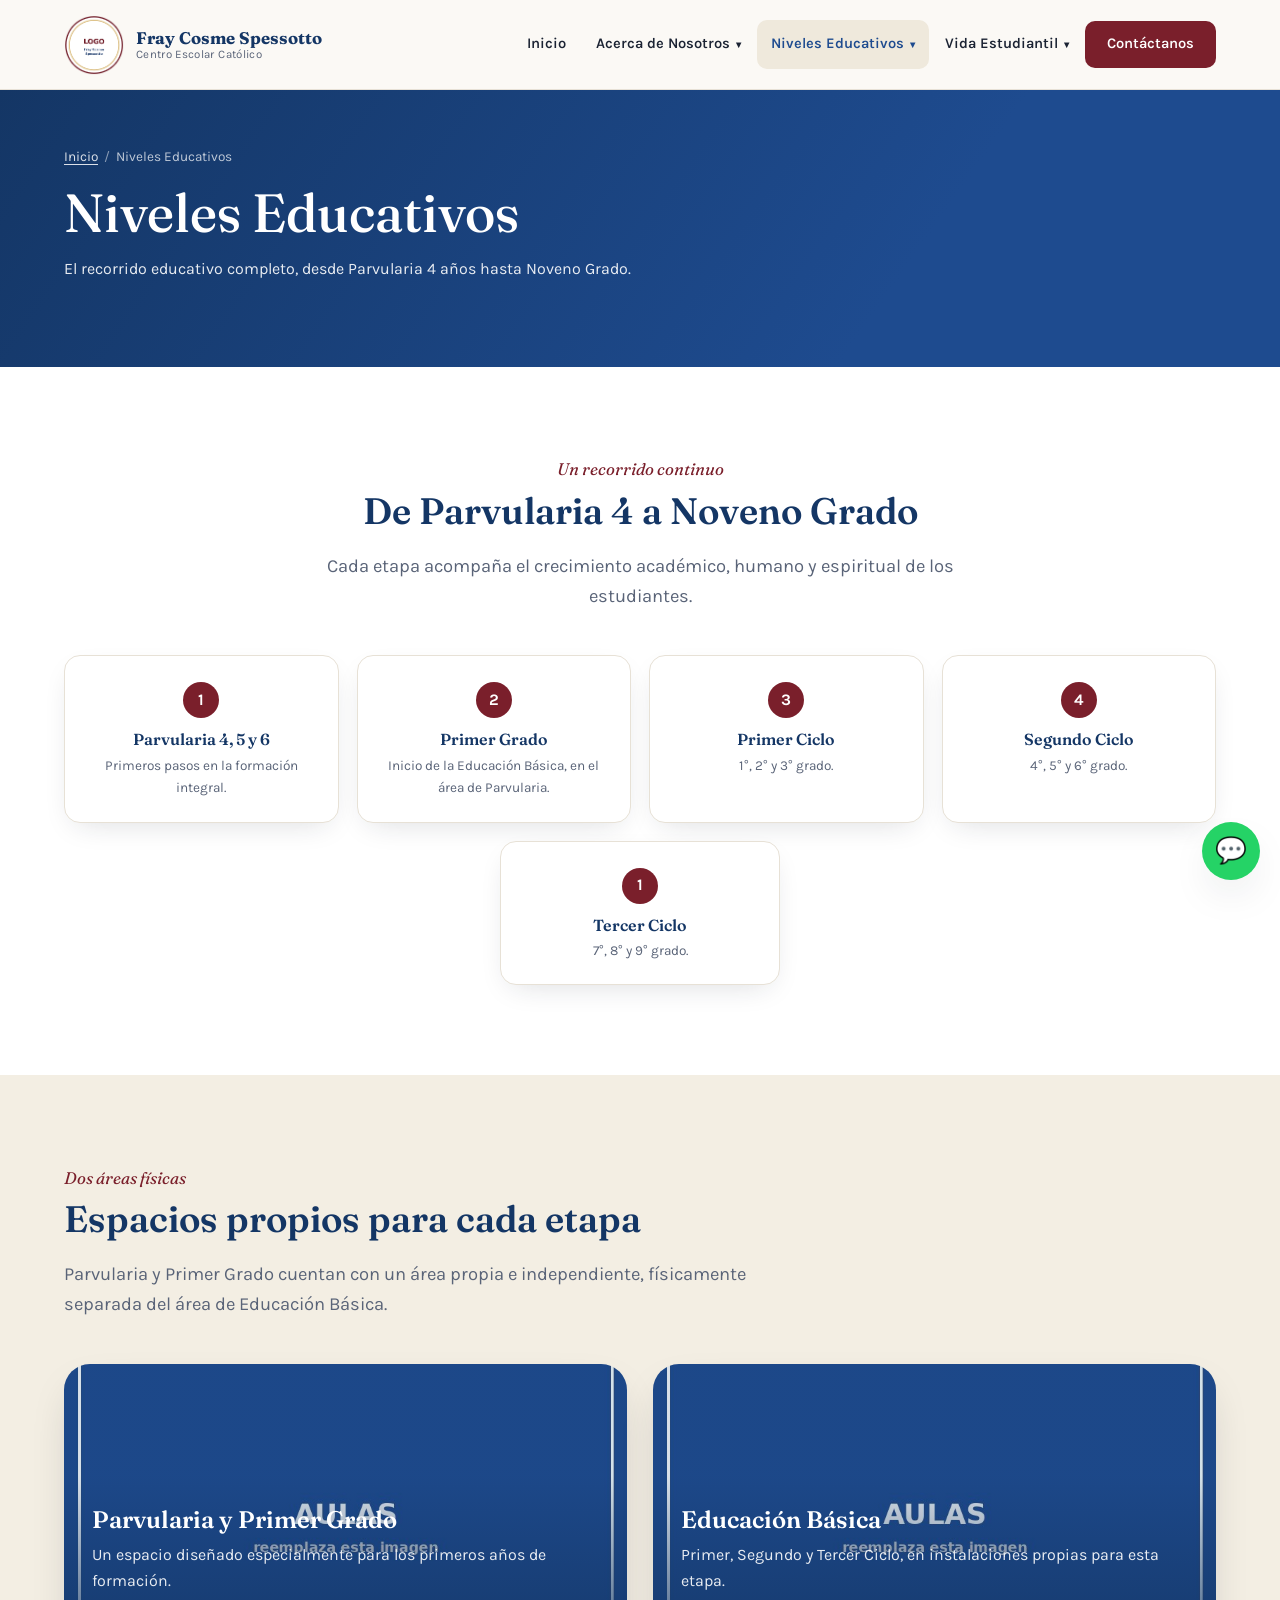
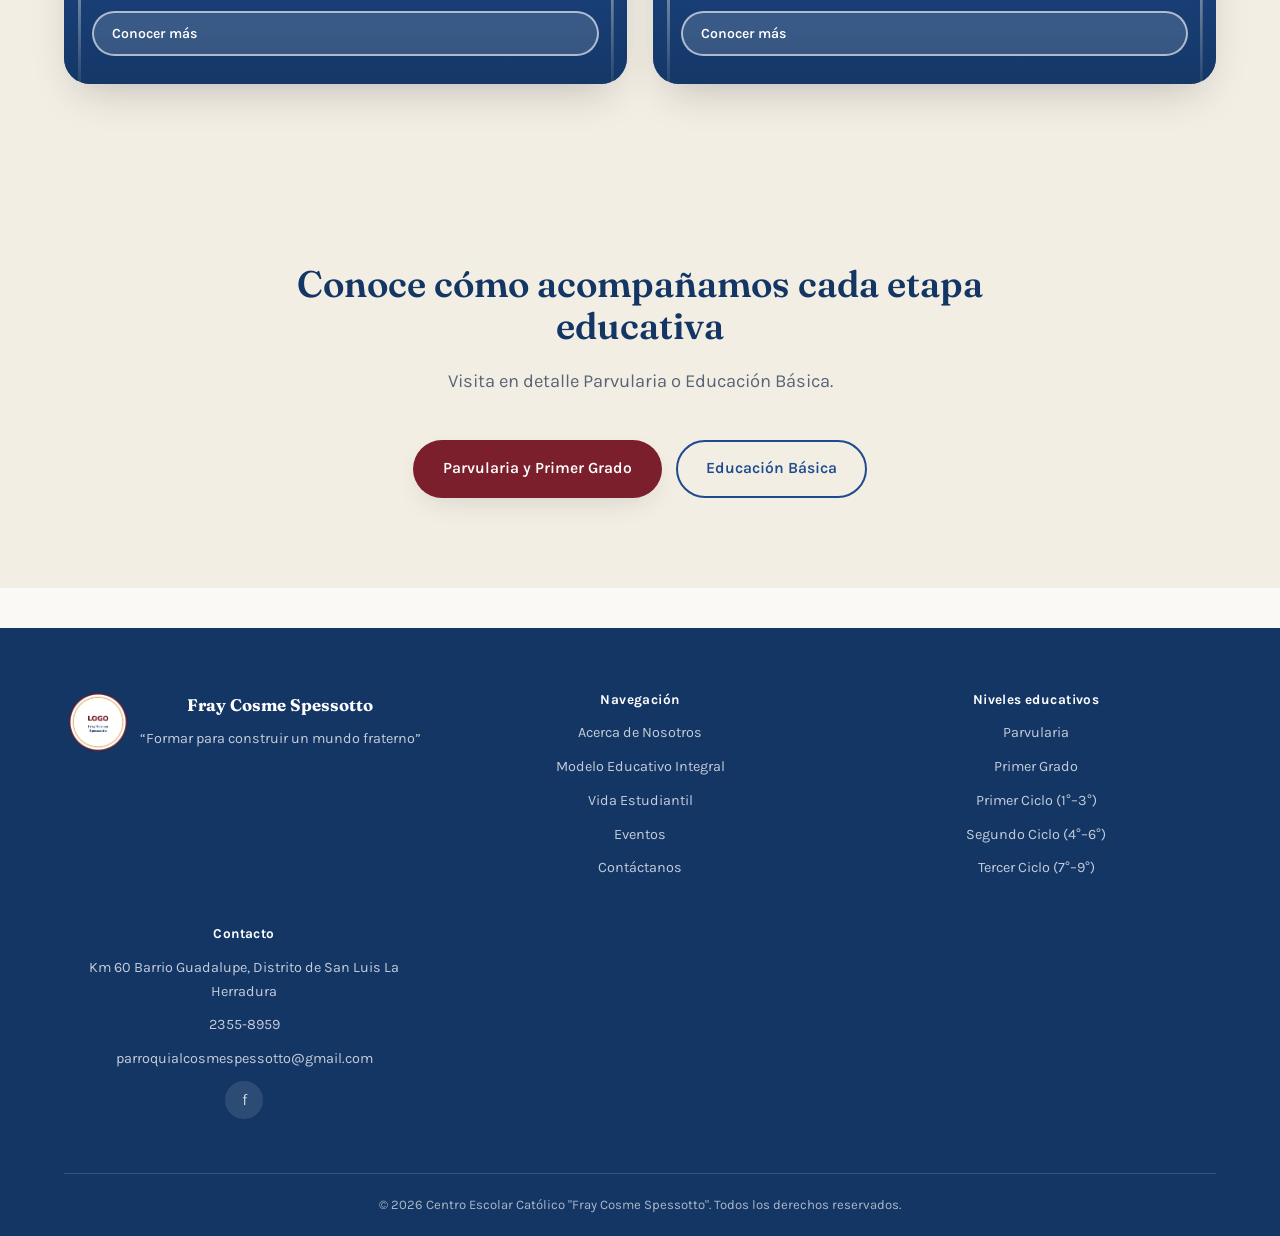
<file: niveles-educativos.html>
<!DOCTYPE html>
<html lang="es">
<head>
<meta charset="UTF-8">
<meta name="viewport" content="width=device-width, initial-scale=1.0">
<title>Niveles Educativos | Centro Escolar Católico &quot;Fray Cosme Spessotto&quot;</title>
<meta name="description" content="Recorrido educativo desde Parvularia 4 años hasta Noveno Grado en el Centro Escolar Católico &quot;Fray Cosme Spessotto&quot;.">
<link rel="canonical" href="https://www.fraycosmespessotto.edu.sv/niveles-educativos.html">
<meta property="og:type" content="website">
<meta property="og:title" content="Niveles Educativos | Centro Escolar Católico &quot;Fray Cosme Spessotto&quot;">
<meta property="og:description" content="Recorrido educativo desde Parvularia 4 años hasta Noveno Grado en el Centro Escolar Católico &quot;Fray Cosme Spessotto&quot;.">
<meta property="og:image" content="img/inicio/hero-portada.jpg">
<meta property="og:locale" content="es_SV">
<link rel="icon" href="img/logo/logo.png" type="image/png">
<link rel="preconnect" href="https://fonts.googleapis.com">
<link rel="preconnect" href="https://fonts.gstatic.com" crossorigin>
<link href="https://fonts.googleapis.com/css2?family=Fraunces:ital,wght@0,500;0,600;1,500&family=Karla:wght@400;500;600;700&display=swap" rel="stylesheet">
<link rel="stylesheet" href="css/styles.css">
<link rel="stylesheet" href="css/responsive.css">
<script>document.documentElement.classList.add('js');</script>
</head>
<body>
<a class="skip-link" href="#main">Saltar al contenido principal</a>
<header class="site-header">
  <div class="header-bar">
    <a href="index.html" class="brand">
      <img src="img/logo/logo.png" alt="Escudo del Centro Escolar Católico &quot;Fray Cosme Spessotto&quot;">
      <span class="brand-text"><strong>Fray Cosme Spessotto</strong><span>Centro Escolar Católico</span></span>
    </a>
    <button class="nav-toggle" id="navToggle" aria-label="Abrir menú de navegación" aria-expanded="false" aria-controls="mainNav">
      <span></span><span></span><span></span>
    </button>
    <nav class="main-nav" id="mainNav" aria-label="Navegación principal">
      <ul>
        <li class="nav-item"><a href="index.html">Inicio</a></li><li class="nav-item has-children"><a href="nosotros.html" class="has-submenu">Acerca de Nosotros <span class="caret" aria-hidden="true">&#9662;</span></a><ul class="submenu"><li><a href="nosotros.html">Quiénes somos</a></li><li><a href="historia.html">Historia de la institución</a></li><li><a href="fundador.html">Fundador</a></li><li><a href="identidad.html">Identidad Institucional</a></li><li><a href="modelo-educativo.html">Modelo Educativo Integral</a></li></ul></li><li class="nav-item has-children active"><a href="niveles-educativos.html" class="has-submenu">Niveles Educativos <span class="caret" aria-hidden="true">&#9662;</span></a><ul class="submenu"><li><a href="niveles-educativos.html">Visión general</a></li><li><a href="parvularia.html">Parvularia y Primer Grado</a></li><li><a href="educacion-basica.html">Educación Básica</a></li></ul></li><li class="nav-item has-children"><a href="vida-estudiantil.html" class="has-submenu">Vida Estudiantil <span class="caret" aria-hidden="true">&#9662;</span></a><ul class="submenu"><li><a href="vida-estudiantil.html#banda">Banda</a></li><li><a href="vida-estudiantil.html#cachiporras">Cachiporras</a></li><li><a href="vida-estudiantil.html#pastoral">Actividades pastorales</a></li><li><a href="vida-estudiantil.html#institucional">Actividades institucionales</a></li><li><a href="eventos.html">Galería y eventos</a></li></ul></li><li class="nav-item"><a href="contacto.html" class="btn-contacto">Contáctanos</a></li>
      </ul>
    </nav>
  </div>
</header>
<main id="main">
<section class="page-banner">
  <div class="wrap">
    <nav class="breadcrumbs" aria-label="Ruta de navegación"><a href="index.html">Inicio</a><span class="sep" aria-hidden="true">/</span><span aria-current="page">Niveles Educativos</span></nav>
    <h1>Niveles Educativos</h1>
    <p>El recorrido educativo completo, desde Parvularia 4 años hasta Noveno Grado.</p>
  </div>
</section>

<section class="surface">
  <div class="wrap">
    <div class="section-head center reveal">
      <span class="eyebrow">Un recorrido continuo</span>
      <h2>De Parvularia 4 a Noveno Grado</h2>
      <p class="lede">Cada etapa acompaña el crecimiento académico, humano y espiritual de los estudiantes.</p>
    </div>
    <div class="level-path reveal">
      <div class="level-stop"><h4>Parvularia 4, 5 y 6</h4><p>Primeros pasos en la formación integral.</p></div>
      <div class="level-stop"><h4>Primer Grado</h4><p>Inicio de la Educación Básica, en el área de Parvularia.</p></div>
      <div class="level-stop"><h4>Primer Ciclo</h4><p>1&deg;, 2&deg; y 3&deg; grado.</p></div>
      <div class="level-stop"><h4>Segundo Ciclo</h4><p>4&deg;, 5&deg; y 6&deg; grado.</p></div>
    </div>
    <div class="level-path reveal" style="margin-top:18px; grid-template-columns: repeat(1, 1fr); max-width:280px; margin-left:auto; margin-right:auto;">
      <div class="level-stop"><h4>Tercer Ciclo</h4><p>7&deg;, 8&deg; y 9&deg; grado.</p></div>
    </div>
  </div>
</section>

<section class="tint">
  <div class="wrap">
    <div class="section-head reveal">
      <span class="eyebrow">Dos áreas físicas</span>
      <h2>Espacios propios para cada etapa</h2>
      <p class="lede">Parvularia y Primer Grado cuentan con un área propia e independiente, físicamente separada del área de Educación Básica.</p>
    </div>
    <div class="area-split reveal">
      <div class="area-card">
        <img src="img/parvularia/placeholder-2.jpg" alt="Área de Parvularia y Primer Grado" loading="lazy">
        <div class="area-body">
          <h3>Parvularia y Primer Grado</h3>
          <p>Un espacio diseñado especialmente para los primeros años de formación.</p>
          <a href="parvularia.html" class="btn btn-ghost btn-sm">Conocer más</a>
        </div>
      </div>
      <div class="area-card">
        <img src="img/basica/placeholder-2.jpg" alt="Área de Educación Básica" loading="lazy">
        <div class="area-body">
          <h3>Educación Básica</h3>
          <p>Primer, Segundo y Tercer Ciclo, en instalaciones propias para esta etapa.</p>
          <a href="educacion-basica.html" class="btn btn-ghost btn-sm">Conocer más</a>
        </div>
      </div>
    </div>
  </div>
</section>
<section class="tint">
  <div class="wrap text-center">
    <div class="section-head center reveal">
      <h2>Conoce cómo acompañamos cada etapa educativa</h2>
      <p class="lede">Visita en detalle Parvularia o Educación Básica.</p>
    </div>
    <div class="hero-actions" style="justify-content:center;">
      <a href="parvularia.html" class="btn btn-primary">Parvularia y Primer Grado</a>
      <a href="educacion-basica.html" class="btn btn-outline">Educación Básica</a>
    </div>
  </div>
</section>
</main>
<footer class="site-footer">
  <div class="wrap">
    <div class="footer-grid">
      <div class="footer-col footer-brand">
        <img src="img/logo/logo.png" alt="Escudo del Centro Escolar Católico &quot;Fray Cosme Spessotto&quot;">
        <div>
          <strong>Fray Cosme Spessotto</strong>
          <p>&ldquo;Formar para construir un mundo fraterno&rdquo;</p>
        </div>
      </div>
      <div class="footer-col">
        <h4>Navegación</h4>
        <a href="nosotros.html">Acerca de Nosotros</a>
        <a href="modelo-educativo.html">Modelo Educativo Integral</a>
        <a href="vida-estudiantil.html">Vida Estudiantil</a>
        <a href="eventos.html">Eventos</a>
        <a href="contacto.html">Contáctanos</a>
      </div>
      <div class="footer-col">
        <h4>Niveles educativos</h4>
        <a href="parvularia.html">Parvularia</a>
        <a href="parvularia.html">Primer Grado</a>
        <a href="educacion-basica.html">Primer Ciclo (1&deg;&ndash;3&deg;)</a>
        <a href="educacion-basica.html">Segundo Ciclo (4&deg;&ndash;6&deg;)</a>
        <a href="educacion-basica.html">Tercer Ciclo (7&deg;&ndash;9&deg;)</a>
      </div>
      <div class="footer-col">
        <h4>Contacto</h4>
        <p>Km 60 Barrio Guadalupe, Distrito de San Luis La Herradura</p>
        <a href="tel:+50323558959">2355-8959</a>
        <a href="mailto:parroquialcosmespessotto@gmail.com">parroquialcosmespessotto@gmail.com</a>
        <div class="footer-social">
          <!-- Reemplazar por el enlace oficial de Facebook del centro escolar -->
          <a href="#" aria-label="Facebook" target="_blank" rel="noopener">f</a>
          <!-- Agregar aquí otras redes sociales disponibles -->
        </div>
      </div>
    </div>
    <div class="footer-bottom">&copy; <span id="anioActual"></span> Centro Escolar Católico &quot;Fray Cosme Spessotto&quot;. Todos los derechos reservados.</div>
  </div>
</footer>
<!-- Botón flotante de WhatsApp: reemplazar NUMERO_WHATSAPP por el número oficial -->
<a class="whatsapp-float" href="https://wa.me/NUMERO_WHATSAPP" target="_blank" rel="noopener" aria-label="Escribir por WhatsApp">&#128172;</a>
<button class="back-to-top" id="backToTop" aria-label="Volver arriba">&#8593;</button>
<script src="js/carousel.js" defer></script>
<script src="js/gallery.js" defer></script>
<script src="js/main.js" defer></script>
</body>
</html>
</file>
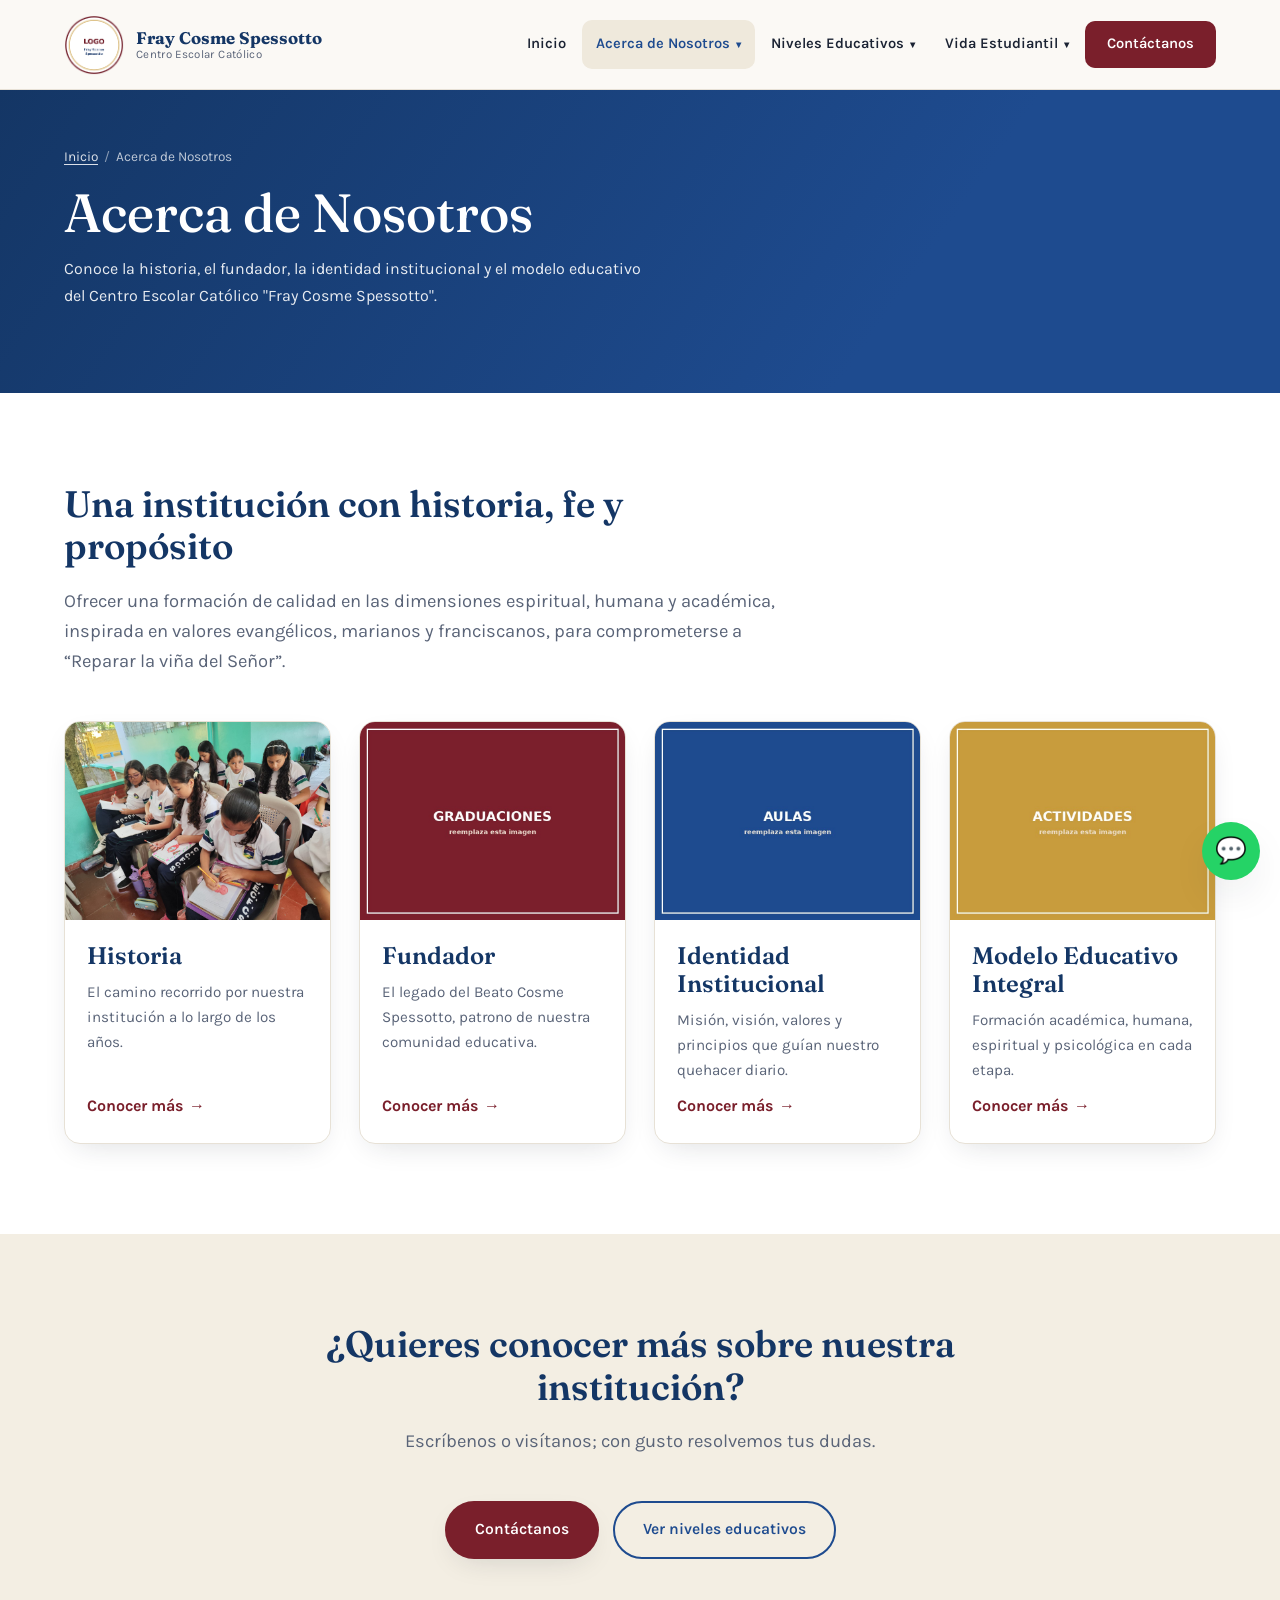
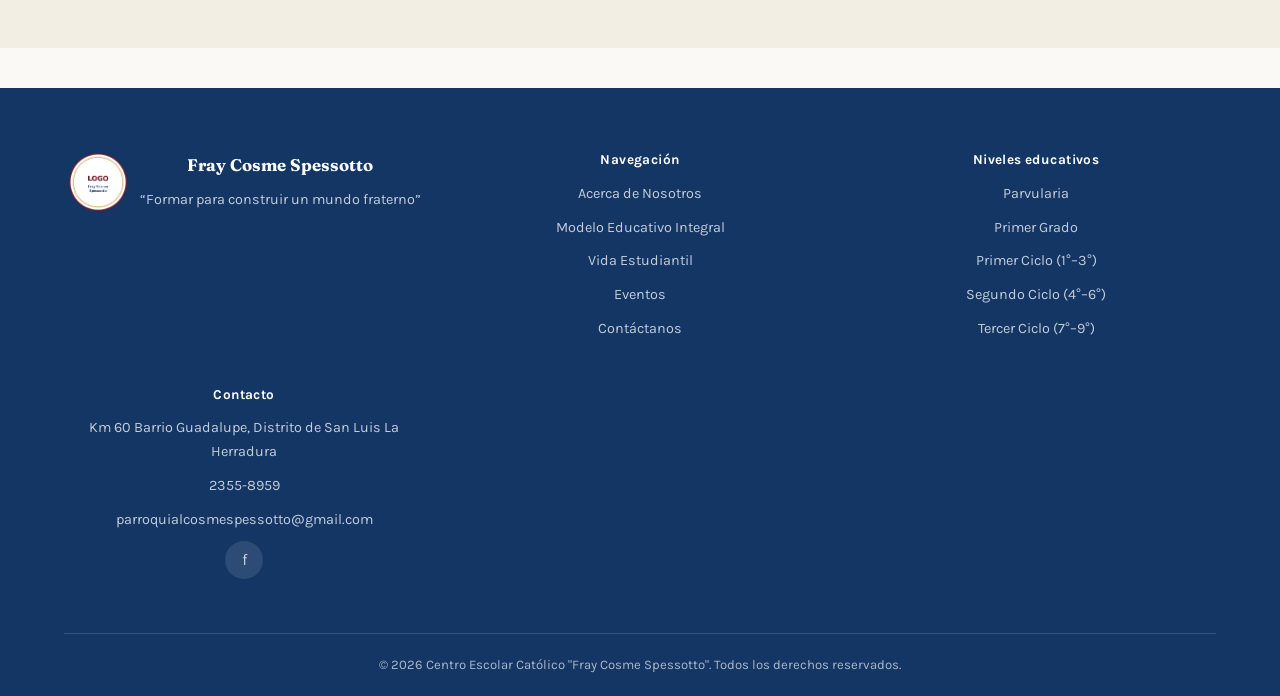
<file: nosotros.html>
<!DOCTYPE html>
<html lang="es">
<head>
<meta charset="UTF-8">
<meta name="viewport" content="width=device-width, initial-scale=1.0">
<title>Acerca de Nosotros | Centro Escolar Católico &quot;Fray Cosme Spessotto&quot;</title>
<meta name="description" content="Historia, fundador, identidad institucional y modelo educativo del Centro Escolar Católico &quot;Fray Cosme Spessotto&quot;.">
<link rel="canonical" href="https://www.fraycosmespessotto.edu.sv/nosotros.html">
<meta property="og:type" content="website">
<meta property="og:title" content="Acerca de Nosotros | Centro Escolar Católico &quot;Fray Cosme Spessotto&quot;">
<meta property="og:description" content="Historia, fundador, identidad institucional y modelo educativo del Centro Escolar Católico &quot;Fray Cosme Spessotto&quot;.">
<meta property="og:image" content="img/inicio/hero-portada.jpg">
<meta property="og:locale" content="es_SV">
<link rel="icon" href="img/logo/logo.png" type="image/png">
<link rel="preconnect" href="https://fonts.googleapis.com">
<link rel="preconnect" href="https://fonts.gstatic.com" crossorigin>
<link href="https://fonts.googleapis.com/css2?family=Fraunces:ital,wght@0,500;0,600;1,500&family=Karla:wght@400;500;600;700&display=swap" rel="stylesheet">
<link rel="stylesheet" href="css/styles.css">
<link rel="stylesheet" href="css/responsive.css">
<script>document.documentElement.classList.add('js');</script>
</head>
<body>
<a class="skip-link" href="#main">Saltar al contenido principal</a>
<header class="site-header">
  <div class="header-bar">
    <a href="index.html" class="brand">
      <img src="img/logo/logo.png" alt="Escudo del Centro Escolar Católico &quot;Fray Cosme Spessotto&quot;">
      <span class="brand-text"><strong>Fray Cosme Spessotto</strong><span>Centro Escolar Católico</span></span>
    </a>
    <button class="nav-toggle" id="navToggle" aria-label="Abrir menú de navegación" aria-expanded="false" aria-controls="mainNav">
      <span></span><span></span><span></span>
    </button>
    <nav class="main-nav" id="mainNav" aria-label="Navegación principal">
      <ul>
        <li class="nav-item"><a href="index.html">Inicio</a></li><li class="nav-item has-children active"><a href="nosotros.html" class="has-submenu">Acerca de Nosotros <span class="caret" aria-hidden="true">&#9662;</span></a><ul class="submenu"><li><a href="nosotros.html">Quiénes somos</a></li><li><a href="historia.html">Historia de la institución</a></li><li><a href="fundador.html">Fundador</a></li><li><a href="identidad.html">Identidad Institucional</a></li><li><a href="modelo-educativo.html">Modelo Educativo Integral</a></li></ul></li><li class="nav-item has-children"><a href="niveles-educativos.html" class="has-submenu">Niveles Educativos <span class="caret" aria-hidden="true">&#9662;</span></a><ul class="submenu"><li><a href="niveles-educativos.html">Visión general</a></li><li><a href="parvularia.html">Parvularia y Primer Grado</a></li><li><a href="educacion-basica.html">Educación Básica</a></li></ul></li><li class="nav-item has-children"><a href="vida-estudiantil.html" class="has-submenu">Vida Estudiantil <span class="caret" aria-hidden="true">&#9662;</span></a><ul class="submenu"><li><a href="vida-estudiantil.html#banda">Banda</a></li><li><a href="vida-estudiantil.html#cachiporras">Cachiporras</a></li><li><a href="vida-estudiantil.html#pastoral">Actividades pastorales</a></li><li><a href="vida-estudiantil.html#institucional">Actividades institucionales</a></li><li><a href="eventos.html">Galería y eventos</a></li></ul></li><li class="nav-item"><a href="contacto.html" class="btn-contacto">Contáctanos</a></li>
      </ul>
    </nav>
  </div>
</header>
<main id="main">
<section class="page-banner">
  <div class="wrap">
    <nav class="breadcrumbs" aria-label="Ruta de navegación"><a href="index.html">Inicio</a><span class="sep" aria-hidden="true">/</span><span aria-current="page">Acerca de Nosotros</span></nav>
    <h1>Acerca de Nosotros</h1>
    <p>Conoce la historia, el fundador, la identidad institucional y el modelo educativo del Centro Escolar Católico &quot;Fray Cosme Spessotto&quot;.</p>
  </div>
</section>

<section class="surface">
  <div class="wrap">
    <div class="section-head reveal">
      <h2>Una institución con historia, fe y propósito</h2>
      <p class="lede">Ofrecer una formación de calidad en las dimensiones espiritual, humana y académica, inspirada en valores evangélicos, marianos y franciscanos, para comprometerse a &ldquo;Reparar la viña del Señor&rdquo;.</p>
    </div>
    <div class="grid grid-4 reveal">
      <div class="card">
        <div class="card-media"><img src="img/institucionales/placeholder-1.jpg" alt="Historia de la institución" loading="lazy"></div>
        <div class="card-body">
          <h3>Historia</h3>
          <p>El camino recorrido por nuestra institución a lo largo de los años.</p>
          <a href="historia.html" class="card-link">Conocer más</a>
        </div>
      </div>
      <div class="card">
        <div class="card-media"><img src="img/fundador/placeholder-retrato.jpg" alt="Fundador de la institución" loading="lazy"></div>
        <div class="card-body">
          <h3>Fundador</h3>
          <p>El legado del Beato Cosme Spessotto, patrono de nuestra comunidad educativa.</p>
          <a href="fundador.html" class="card-link">Conocer más</a>
        </div>
      </div>
      <div class="card">
        <div class="card-media"><img src="img/institucionales/placeholder-2.jpg" alt="Identidad institucional" loading="lazy"></div>
        <div class="card-body">
          <h3>Identidad Institucional</h3>
          <p>Misión, visión, valores y principios que guían nuestro quehacer diario.</p>
          <a href="identidad.html" class="card-link">Conocer más</a>
        </div>
      </div>
      <div class="card">
        <div class="card-media"><img src="img/institucionales/placeholder-3.jpg" alt="Modelo Educativo Integral" loading="lazy"></div>
        <div class="card-body">
          <h3>Modelo Educativo Integral</h3>
          <p>Formación académica, humana, espiritual y psicológica en cada etapa.</p>
          <a href="modelo-educativo.html" class="card-link">Conocer más</a>
        </div>
      </div>
    </div>
  </div>
</section>
<section class="tint">
  <div class="wrap text-center">
    <div class="section-head center reveal">
      <h2>&iquest;Quieres conocer m&aacute;s sobre nuestra instituci&oacute;n?</h2>
      <p class="lede">Escríbenos o visítanos; con gusto resolvemos tus dudas.</p>
    </div>
    <div class="hero-actions" style="justify-content:center;">
      <a href="contacto.html" class="btn btn-primary">Contáctanos</a>
      <a href="niveles-educativos.html" class="btn btn-outline">Ver niveles educativos</a>
    </div>
  </div>
</section>
</main>
<footer class="site-footer">
  <div class="wrap">
    <div class="footer-grid">
      <div class="footer-col footer-brand">
        <img src="img/logo/logo.png" alt="Escudo del Centro Escolar Católico &quot;Fray Cosme Spessotto&quot;">
        <div>
          <strong>Fray Cosme Spessotto</strong>
          <p>&ldquo;Formar para construir un mundo fraterno&rdquo;</p>
        </div>
      </div>
      <div class="footer-col">
        <h4>Navegación</h4>
        <a href="nosotros.html">Acerca de Nosotros</a>
        <a href="modelo-educativo.html">Modelo Educativo Integral</a>
        <a href="vida-estudiantil.html">Vida Estudiantil</a>
        <a href="eventos.html">Eventos</a>
        <a href="contacto.html">Contáctanos</a>
      </div>
      <div class="footer-col">
        <h4>Niveles educativos</h4>
        <a href="parvularia.html">Parvularia</a>
        <a href="parvularia.html">Primer Grado</a>
        <a href="educacion-basica.html">Primer Ciclo (1&deg;&ndash;3&deg;)</a>
        <a href="educacion-basica.html">Segundo Ciclo (4&deg;&ndash;6&deg;)</a>
        <a href="educacion-basica.html">Tercer Ciclo (7&deg;&ndash;9&deg;)</a>
      </div>
      <div class="footer-col">
        <h4>Contacto</h4>
        <p>Km 60 Barrio Guadalupe, Distrito de San Luis La Herradura</p>
        <a href="tel:+50323558959">2355-8959</a>
        <a href="mailto:parroquialcosmespessotto@gmail.com">parroquialcosmespessotto@gmail.com</a>
        <div class="footer-social">
          <!-- Reemplazar por el enlace oficial de Facebook del centro escolar -->
          <a href="#" aria-label="Facebook" target="_blank" rel="noopener">f</a>
          <!-- Agregar aquí otras redes sociales disponibles -->
        </div>
      </div>
    </div>
    <div class="footer-bottom">&copy; <span id="anioActual"></span> Centro Escolar Católico &quot;Fray Cosme Spessotto&quot;. Todos los derechos reservados.</div>
  </div>
</footer>
<!-- Botón flotante de WhatsApp: reemplazar NUMERO_WHATSAPP por el número oficial -->
<a class="whatsapp-float" href="https://wa.me/NUMERO_WHATSAPP" target="_blank" rel="noopener" aria-label="Escribir por WhatsApp">&#128172;</a>
<button class="back-to-top" id="backToTop" aria-label="Volver arriba">&#8593;</button>
<script src="js/carousel.js" defer></script>
<script src="js/gallery.js" defer></script>
<script src="js/main.js" defer></script>
</body>
</html>
</file>
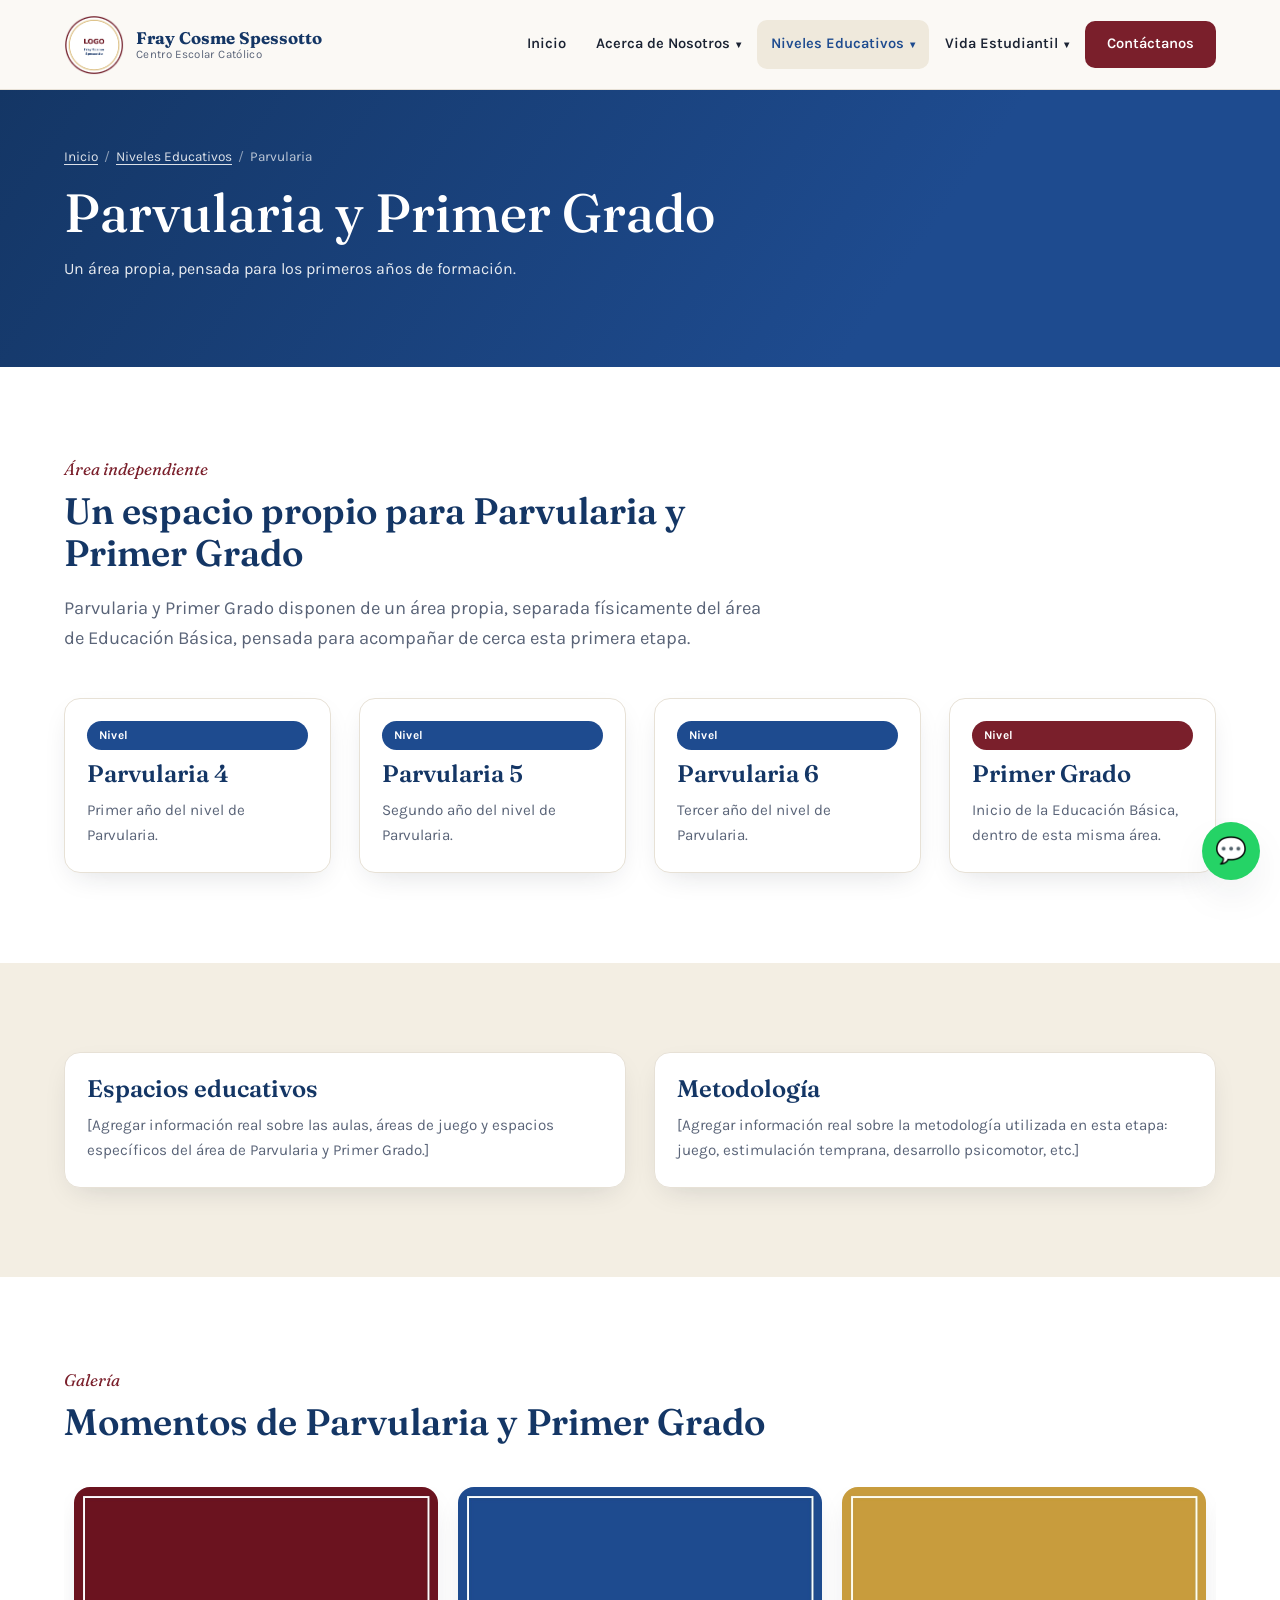
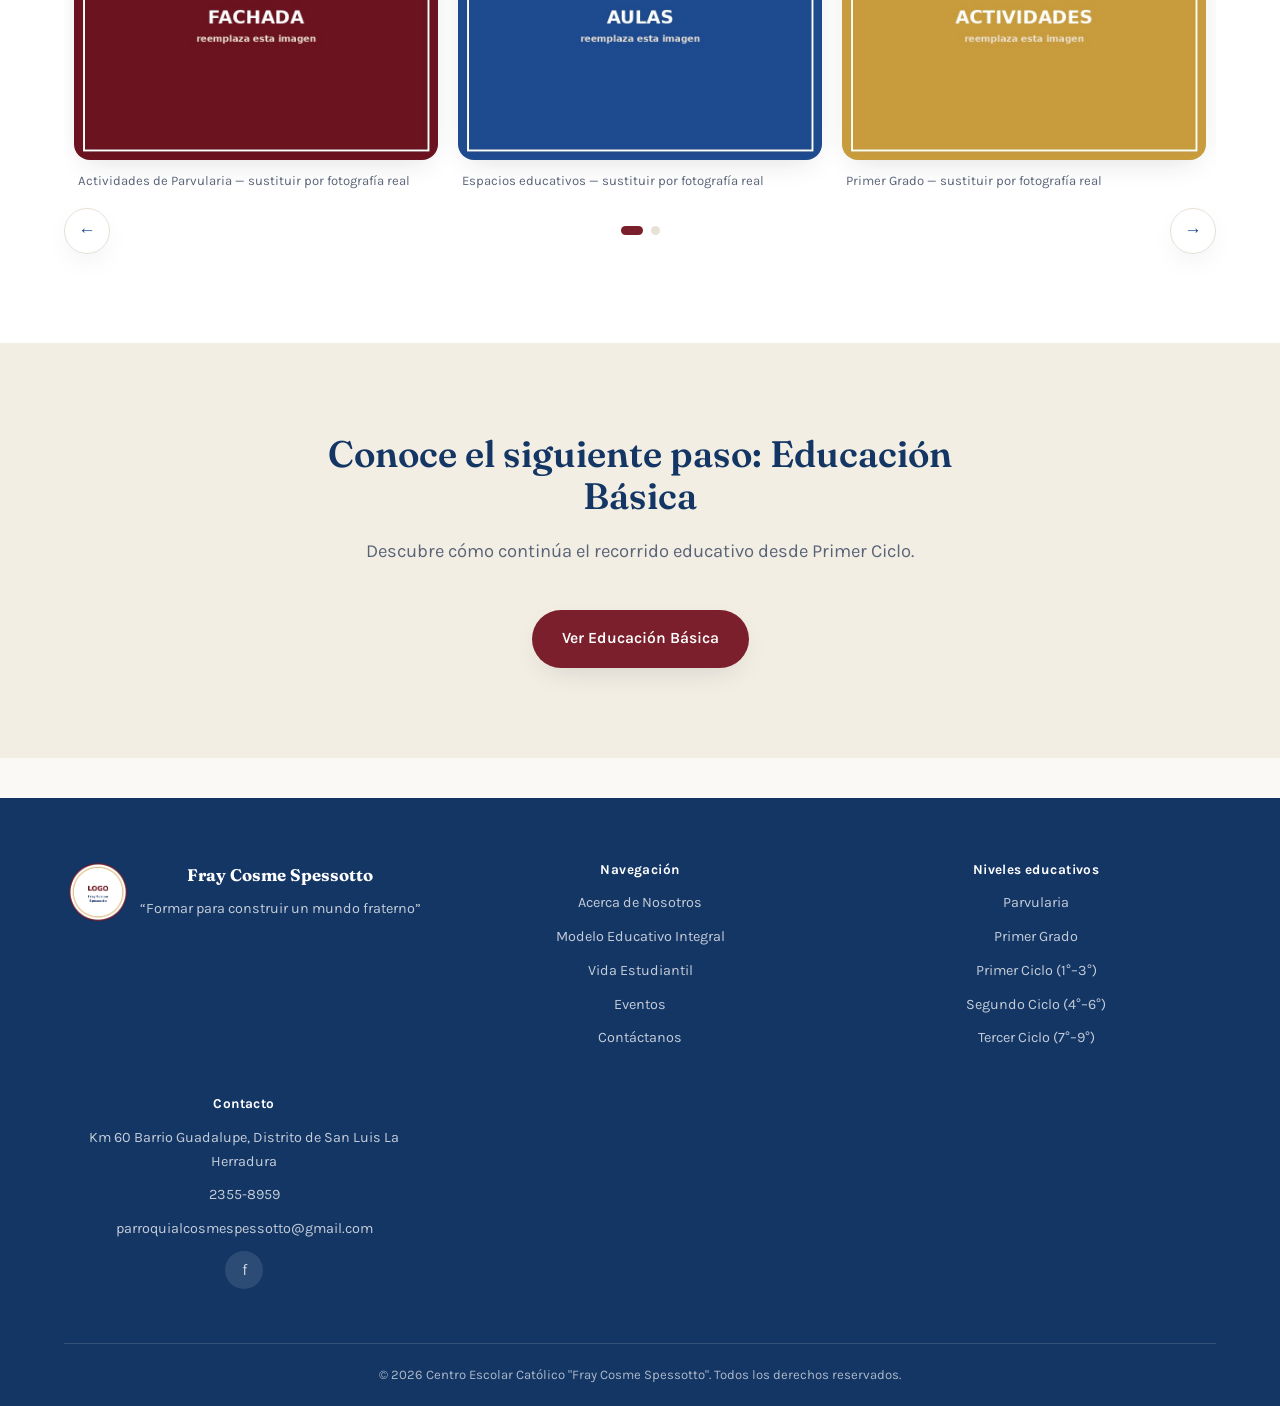
<file: parvularia.html>
<!DOCTYPE html>
<html lang="es">
<head>
<meta charset="UTF-8">
<meta name="viewport" content="width=device-width, initial-scale=1.0">
<title>Parvularia y Primer Grado | Centro Escolar Católico &quot;Fray Cosme Spessotto&quot;</title>
<meta name="description" content="Área propia de Parvularia (4, 5 y 6 años) y Primer Grado en el Centro Escolar Católico &quot;Fray Cosme Spessotto&quot;.">
<link rel="canonical" href="https://www.fraycosmespessotto.edu.sv/parvularia.html">
<meta property="og:type" content="website">
<meta property="og:title" content="Parvularia y Primer Grado | Centro Escolar Católico &quot;Fray Cosme Spessotto&quot;">
<meta property="og:description" content="Área propia de Parvularia (4, 5 y 6 años) y Primer Grado en el Centro Escolar Católico &quot;Fray Cosme Spessotto&quot;.">
<meta property="og:image" content="img/inicio/hero-portada.jpg">
<meta property="og:locale" content="es_SV">
<link rel="icon" href="img/logo/logo.png" type="image/png">
<link rel="preconnect" href="https://fonts.googleapis.com">
<link rel="preconnect" href="https://fonts.gstatic.com" crossorigin>
<link href="https://fonts.googleapis.com/css2?family=Fraunces:ital,wght@0,500;0,600;1,500&family=Karla:wght@400;500;600;700&display=swap" rel="stylesheet">
<link rel="stylesheet" href="css/styles.css">
<link rel="stylesheet" href="css/responsive.css">
<script>document.documentElement.classList.add('js');</script>
</head>
<body>
<a class="skip-link" href="#main">Saltar al contenido principal</a>
<header class="site-header">
  <div class="header-bar">
    <a href="index.html" class="brand">
      <img src="img/logo/logo.png" alt="Escudo del Centro Escolar Católico &quot;Fray Cosme Spessotto&quot;">
      <span class="brand-text"><strong>Fray Cosme Spessotto</strong><span>Centro Escolar Católico</span></span>
    </a>
    <button class="nav-toggle" id="navToggle" aria-label="Abrir menú de navegación" aria-expanded="false" aria-controls="mainNav">
      <span></span><span></span><span></span>
    </button>
    <nav class="main-nav" id="mainNav" aria-label="Navegación principal">
      <ul>
        <li class="nav-item"><a href="index.html">Inicio</a></li><li class="nav-item has-children"><a href="nosotros.html" class="has-submenu">Acerca de Nosotros <span class="caret" aria-hidden="true">&#9662;</span></a><ul class="submenu"><li><a href="nosotros.html">Quiénes somos</a></li><li><a href="historia.html">Historia de la institución</a></li><li><a href="fundador.html">Fundador</a></li><li><a href="identidad.html">Identidad Institucional</a></li><li><a href="modelo-educativo.html">Modelo Educativo Integral</a></li></ul></li><li class="nav-item has-children active"><a href="niveles-educativos.html" class="has-submenu">Niveles Educativos <span class="caret" aria-hidden="true">&#9662;</span></a><ul class="submenu"><li><a href="niveles-educativos.html">Visión general</a></li><li><a href="parvularia.html">Parvularia y Primer Grado</a></li><li><a href="educacion-basica.html">Educación Básica</a></li></ul></li><li class="nav-item has-children"><a href="vida-estudiantil.html" class="has-submenu">Vida Estudiantil <span class="caret" aria-hidden="true">&#9662;</span></a><ul class="submenu"><li><a href="vida-estudiantil.html#banda">Banda</a></li><li><a href="vida-estudiantil.html#cachiporras">Cachiporras</a></li><li><a href="vida-estudiantil.html#pastoral">Actividades pastorales</a></li><li><a href="vida-estudiantil.html#institucional">Actividades institucionales</a></li><li><a href="eventos.html">Galería y eventos</a></li></ul></li><li class="nav-item"><a href="contacto.html" class="btn-contacto">Contáctanos</a></li>
      </ul>
    </nav>
  </div>
</header>
<main id="main">
<section class="page-banner">
  <div class="wrap">
    <nav class="breadcrumbs" aria-label="Ruta de navegación"><a href="index.html">Inicio</a><span class="sep" aria-hidden="true">/</span><a href="niveles-educativos.html">Niveles Educativos</a><span class="sep" aria-hidden="true">/</span><span aria-current="page">Parvularia</span></nav>
    <h1>Parvularia y Primer Grado</h1>
    <p>Un área propia, pensada para los primeros años de formación.</p>
  </div>
</section>

<section class="surface">
  <div class="wrap">
    <div class="section-head reveal">
      <span class="eyebrow">Área independiente</span>
      <h2>Un espacio propio para Parvularia y Primer Grado</h2>
      <p class="lede">Parvularia y Primer Grado disponen de un área propia, separada físicamente del área de Educación Básica, pensada para acompañar de cerca esta primera etapa.</p>
    </div>
    <div class="grid grid-4 reveal">
      <div class="card"><div class="card-body"><span class="tag">Nivel</span><h3>Parvularia 4</h3><p>Primer año del nivel de Parvularia.</p></div></div>
      <div class="card"><div class="card-body"><span class="tag">Nivel</span><h3>Parvularia 5</h3><p>Segundo año del nivel de Parvularia.</p></div></div>
      <div class="card"><div class="card-body"><span class="tag">Nivel</span><h3>Parvularia 6</h3><p>Tercer año del nivel de Parvularia.</p></div></div>
      <div class="card"><div class="card-body"><span class="tag tag-vino">Nivel</span><h3>Primer Grado</h3><p>Inicio de la Educación Básica, dentro de esta misma área.</p></div></div>
    </div>
  </div>
</section>

<section class="tint">
  <div class="wrap grid grid-2 reveal">
    <div class="card"><div class="card-body">
      <h3>Espacios educativos</h3>
      <p>[Agregar información real sobre las aulas, áreas de juego y espacios específicos del área de Parvularia y Primer Grado.]</p>
    </div></div>
    <div class="card"><div class="card-body">
      <h3>Metodología</h3>
      <p>[Agregar información real sobre la metodología utilizada en esta etapa: juego, estimulación temprana, desarrollo psicomotor, etc.]</p>
    </div></div>
  </div>
</section>

<section class="surface">
  <div class="wrap">
    <div class="section-head reveal">
      <span class="eyebrow">Galería</span>
      <h2>Momentos de Parvularia y Primer Grado</h2>
    </div>
<div class="carousel reveal" data-carousel aria-roledescription="carrusel" aria-label="Galería de fotografías: Parvularia">
  <div class="carousel-viewport">
    <div class="carousel-track">
      <div class="carousel-slide">
          <figure><img src="img/parvularia/placeholder-1.jpg" alt="Actividades de Parvularia — sustituir por fotografía real" loading="lazy" data-lightbox></figure>
          <figcaption>Actividades de Parvularia — sustituir por fotografía real</figcaption>
        </div>
        <div class="carousel-slide">
          <figure><img src="img/parvularia/placeholder-2.jpg" alt="Espacios educativos — sustituir por fotografía real" loading="lazy" data-lightbox></figure>
          <figcaption>Espacios educativos — sustituir por fotografía real</figcaption>
        </div>
        <div class="carousel-slide">
          <figure><img src="img/parvularia/placeholder-3.jpg" alt="Primer Grado — sustituir por fotografía real" loading="lazy" data-lightbox></figure>
          <figcaption>Primer Grado — sustituir por fotografía real</figcaption>
        </div>
        <div class="carousel-slide">
          <figure><img src="img/basica/placeholder-1.jpg" alt="Actividades — sustituir por fotografía real" loading="lazy" data-lightbox></figure>
          <figcaption>Actividades — sustituir por fotografía real</figcaption>
        </div>
        
    </div>
  </div>
  <div class="carousel-controls">
    <button class="carousel-btn" data-prev type="button" aria-label="Fotografía anterior">&#8592;</button>
    <div class="carousel-dots"></div>
    <button class="carousel-btn" data-next type="button" aria-label="Fotografía siguiente">&#8594;</button>
  </div>
</div>

  </div>
</section>
<section class="tint">
  <div class="wrap text-center">
    <div class="section-head center reveal">
      <h2>Conoce el siguiente paso: Educación Básica</h2>
      <p class="lede">Descubre cómo continúa el recorrido educativo desde Primer Ciclo.</p>
    </div>
    <div class="hero-actions" style="justify-content:center;">
      <a href="educacion-basica.html" class="btn btn-primary">Ver Educación Básica</a>
      
    </div>
  </div>
</section>
</main>
<footer class="site-footer">
  <div class="wrap">
    <div class="footer-grid">
      <div class="footer-col footer-brand">
        <img src="img/logo/logo.png" alt="Escudo del Centro Escolar Católico &quot;Fray Cosme Spessotto&quot;">
        <div>
          <strong>Fray Cosme Spessotto</strong>
          <p>&ldquo;Formar para construir un mundo fraterno&rdquo;</p>
        </div>
      </div>
      <div class="footer-col">
        <h4>Navegación</h4>
        <a href="nosotros.html">Acerca de Nosotros</a>
        <a href="modelo-educativo.html">Modelo Educativo Integral</a>
        <a href="vida-estudiantil.html">Vida Estudiantil</a>
        <a href="eventos.html">Eventos</a>
        <a href="contacto.html">Contáctanos</a>
      </div>
      <div class="footer-col">
        <h4>Niveles educativos</h4>
        <a href="parvularia.html">Parvularia</a>
        <a href="parvularia.html">Primer Grado</a>
        <a href="educacion-basica.html">Primer Ciclo (1&deg;&ndash;3&deg;)</a>
        <a href="educacion-basica.html">Segundo Ciclo (4&deg;&ndash;6&deg;)</a>
        <a href="educacion-basica.html">Tercer Ciclo (7&deg;&ndash;9&deg;)</a>
      </div>
      <div class="footer-col">
        <h4>Contacto</h4>
        <p>Km 60 Barrio Guadalupe, Distrito de San Luis La Herradura</p>
        <a href="tel:+50323558959">2355-8959</a>
        <a href="mailto:parroquialcosmespessotto@gmail.com">parroquialcosmespessotto@gmail.com</a>
        <div class="footer-social">
          <!-- Reemplazar por el enlace oficial de Facebook del centro escolar -->
          <a href="#" aria-label="Facebook" target="_blank" rel="noopener">f</a>
          <!-- Agregar aquí otras redes sociales disponibles -->
        </div>
      </div>
    </div>
    <div class="footer-bottom">&copy; <span id="anioActual"></span> Centro Escolar Católico &quot;Fray Cosme Spessotto&quot;. Todos los derechos reservados.</div>
  </div>
</footer>
<!-- Botón flotante de WhatsApp: reemplazar NUMERO_WHATSAPP por el número oficial -->
<a class="whatsapp-float" href="https://wa.me/NUMERO_WHATSAPP" target="_blank" rel="noopener" aria-label="Escribir por WhatsApp">&#128172;</a>
<button class="back-to-top" id="backToTop" aria-label="Volver arriba">&#8593;</button>
<script src="js/carousel.js" defer></script>
<script src="js/gallery.js" defer></script>
<script src="js/main.js" defer></script>
</body>
</html>
</file>
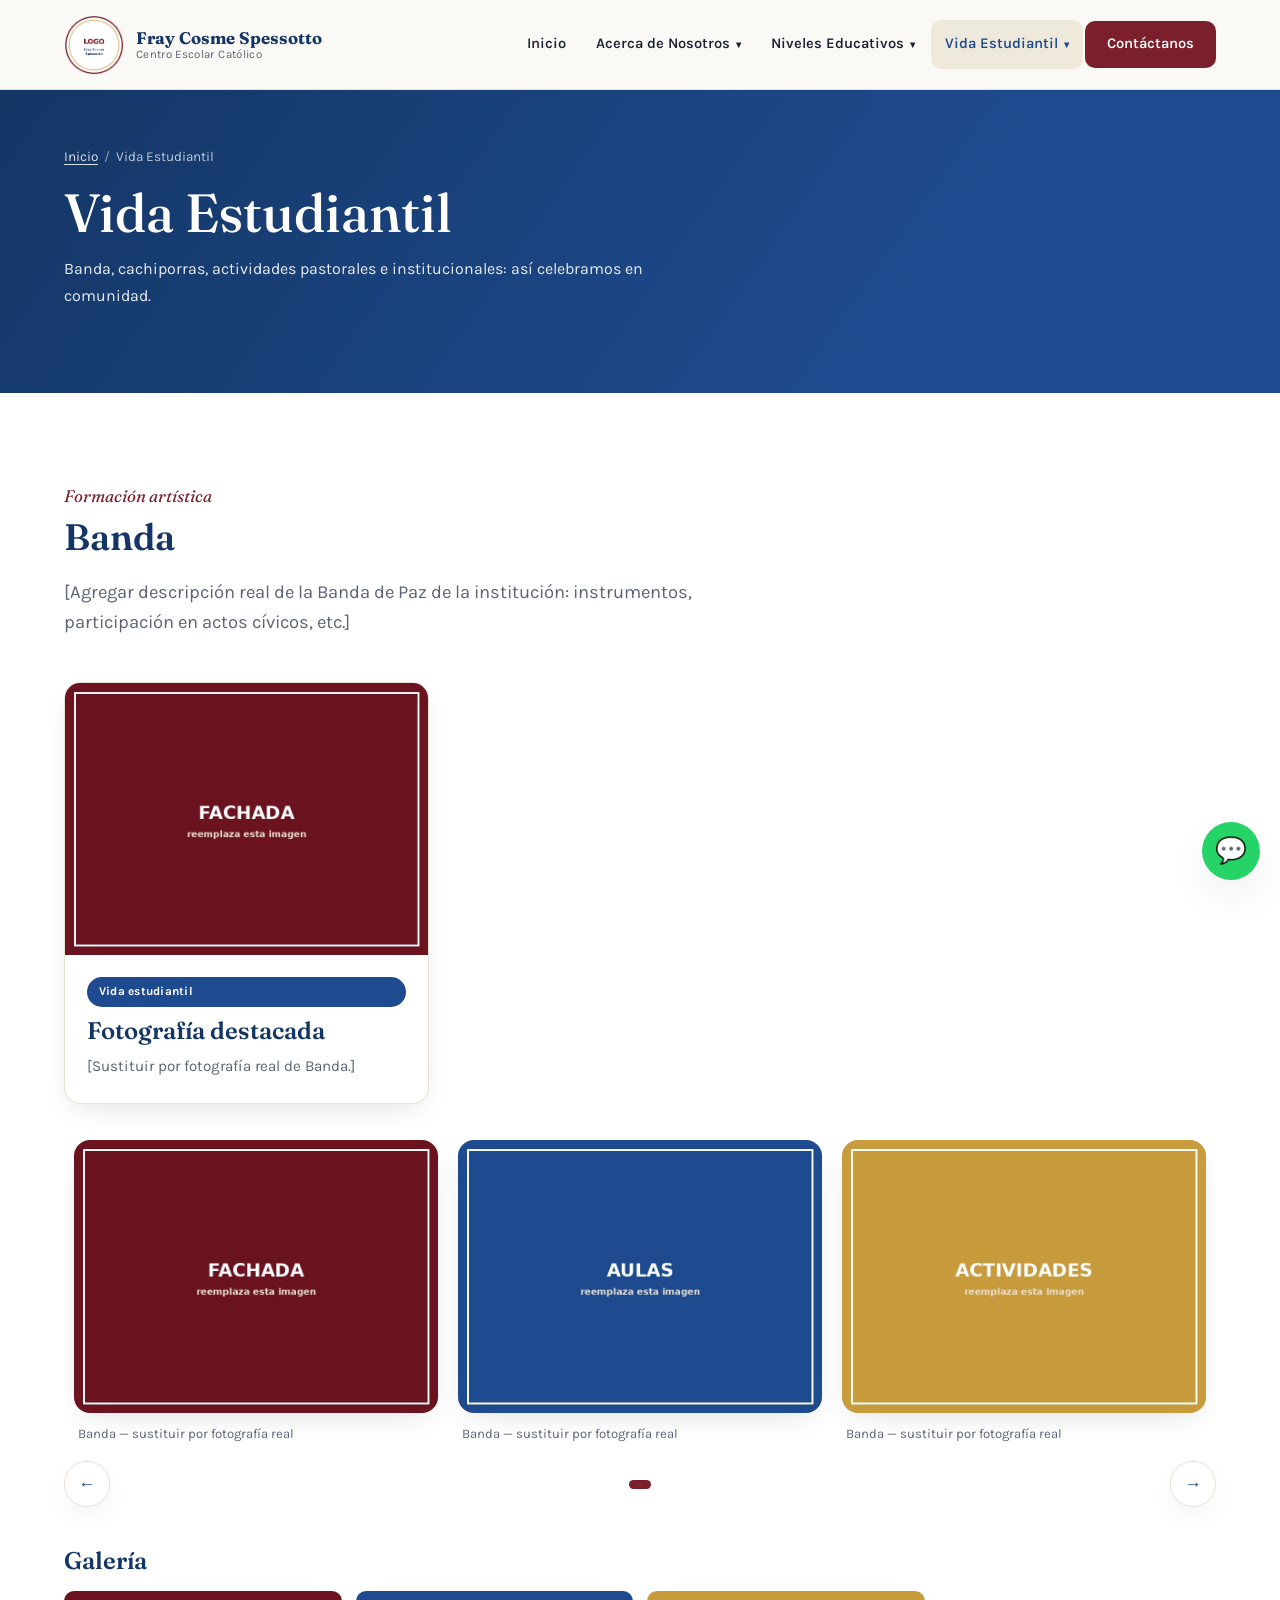
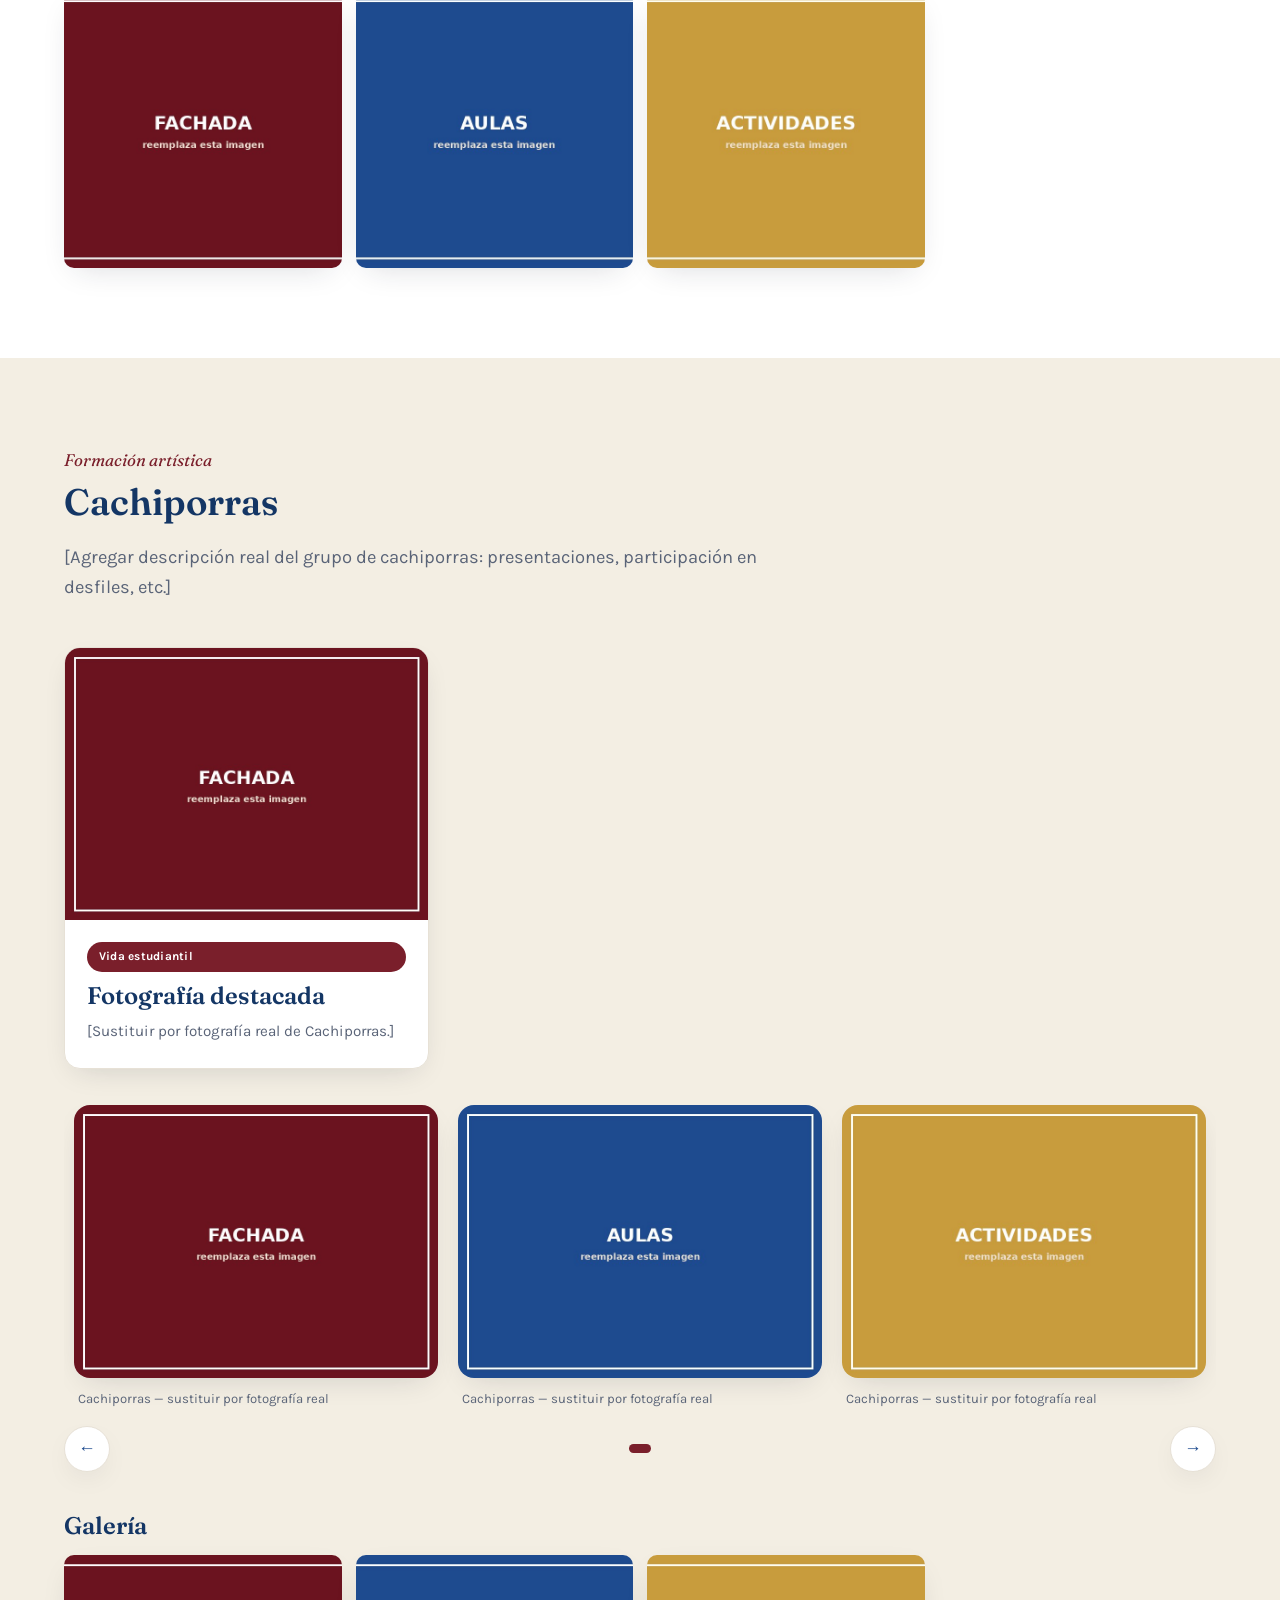
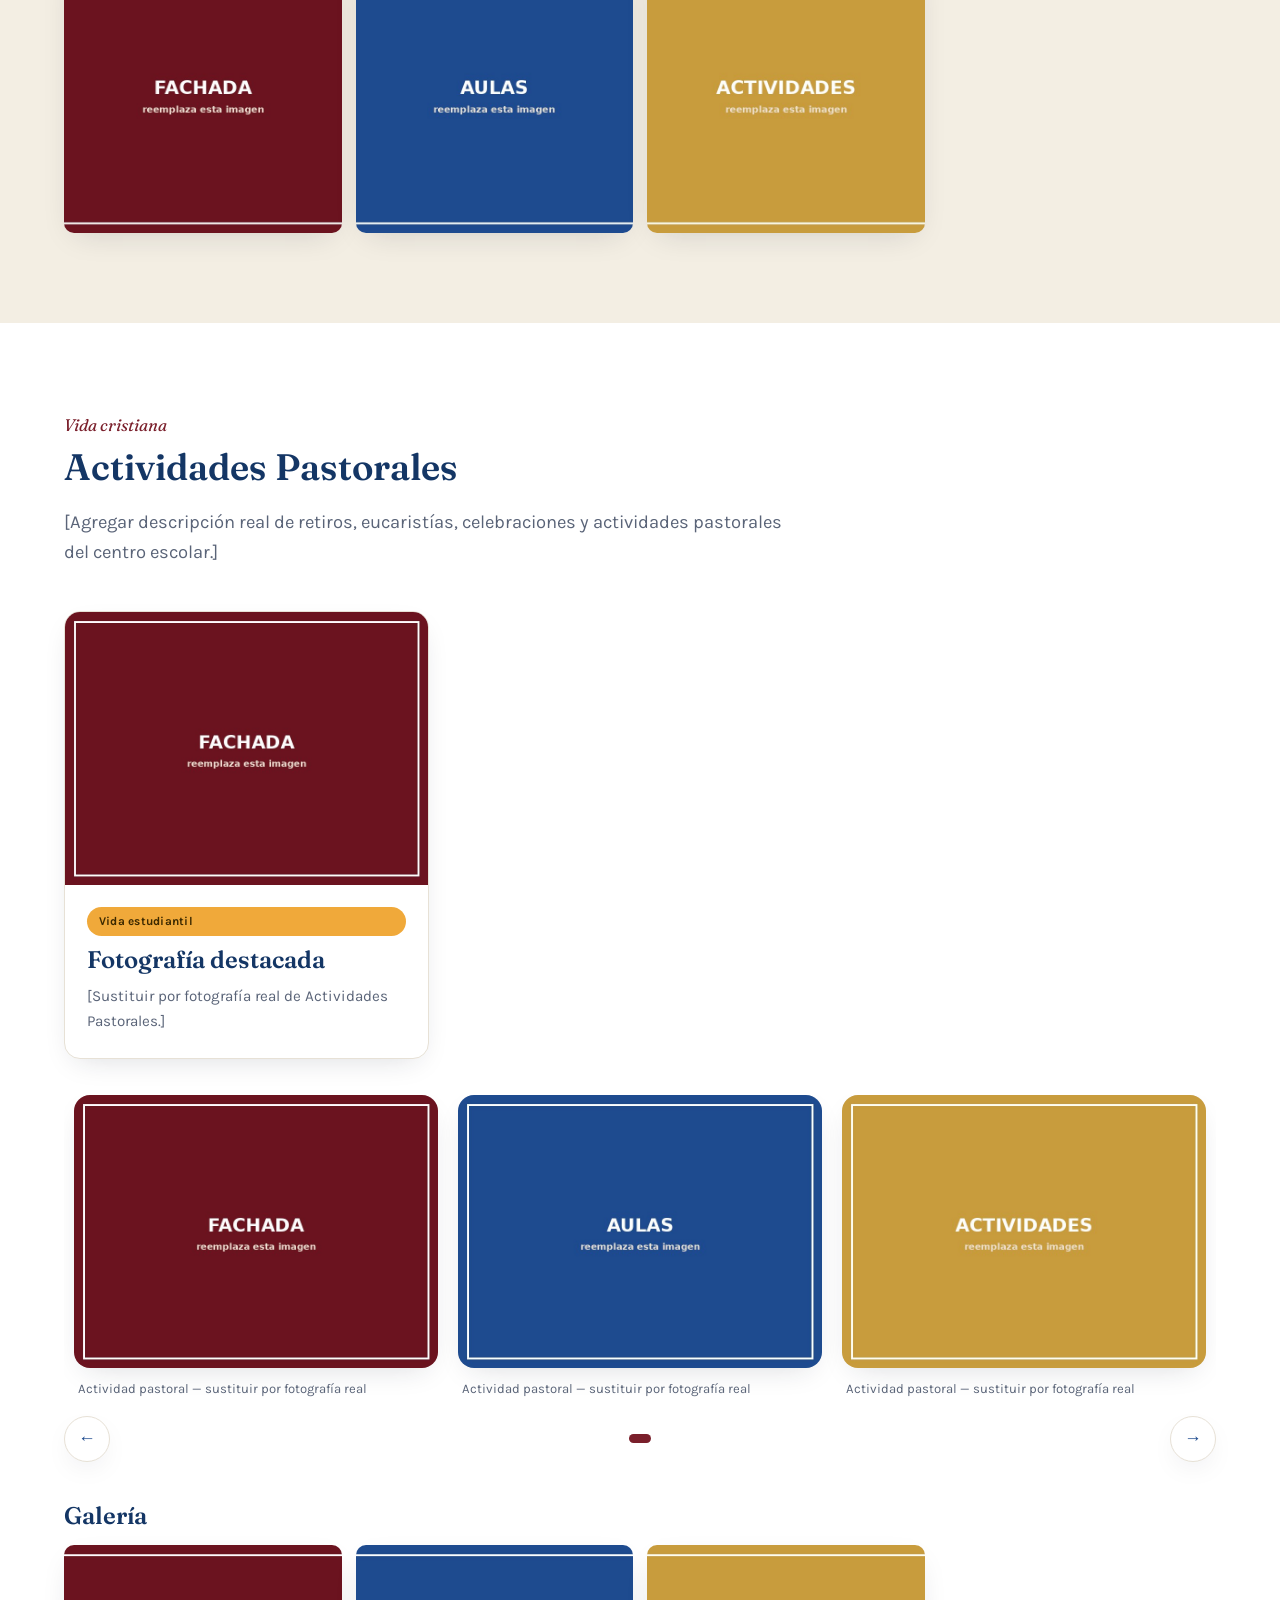
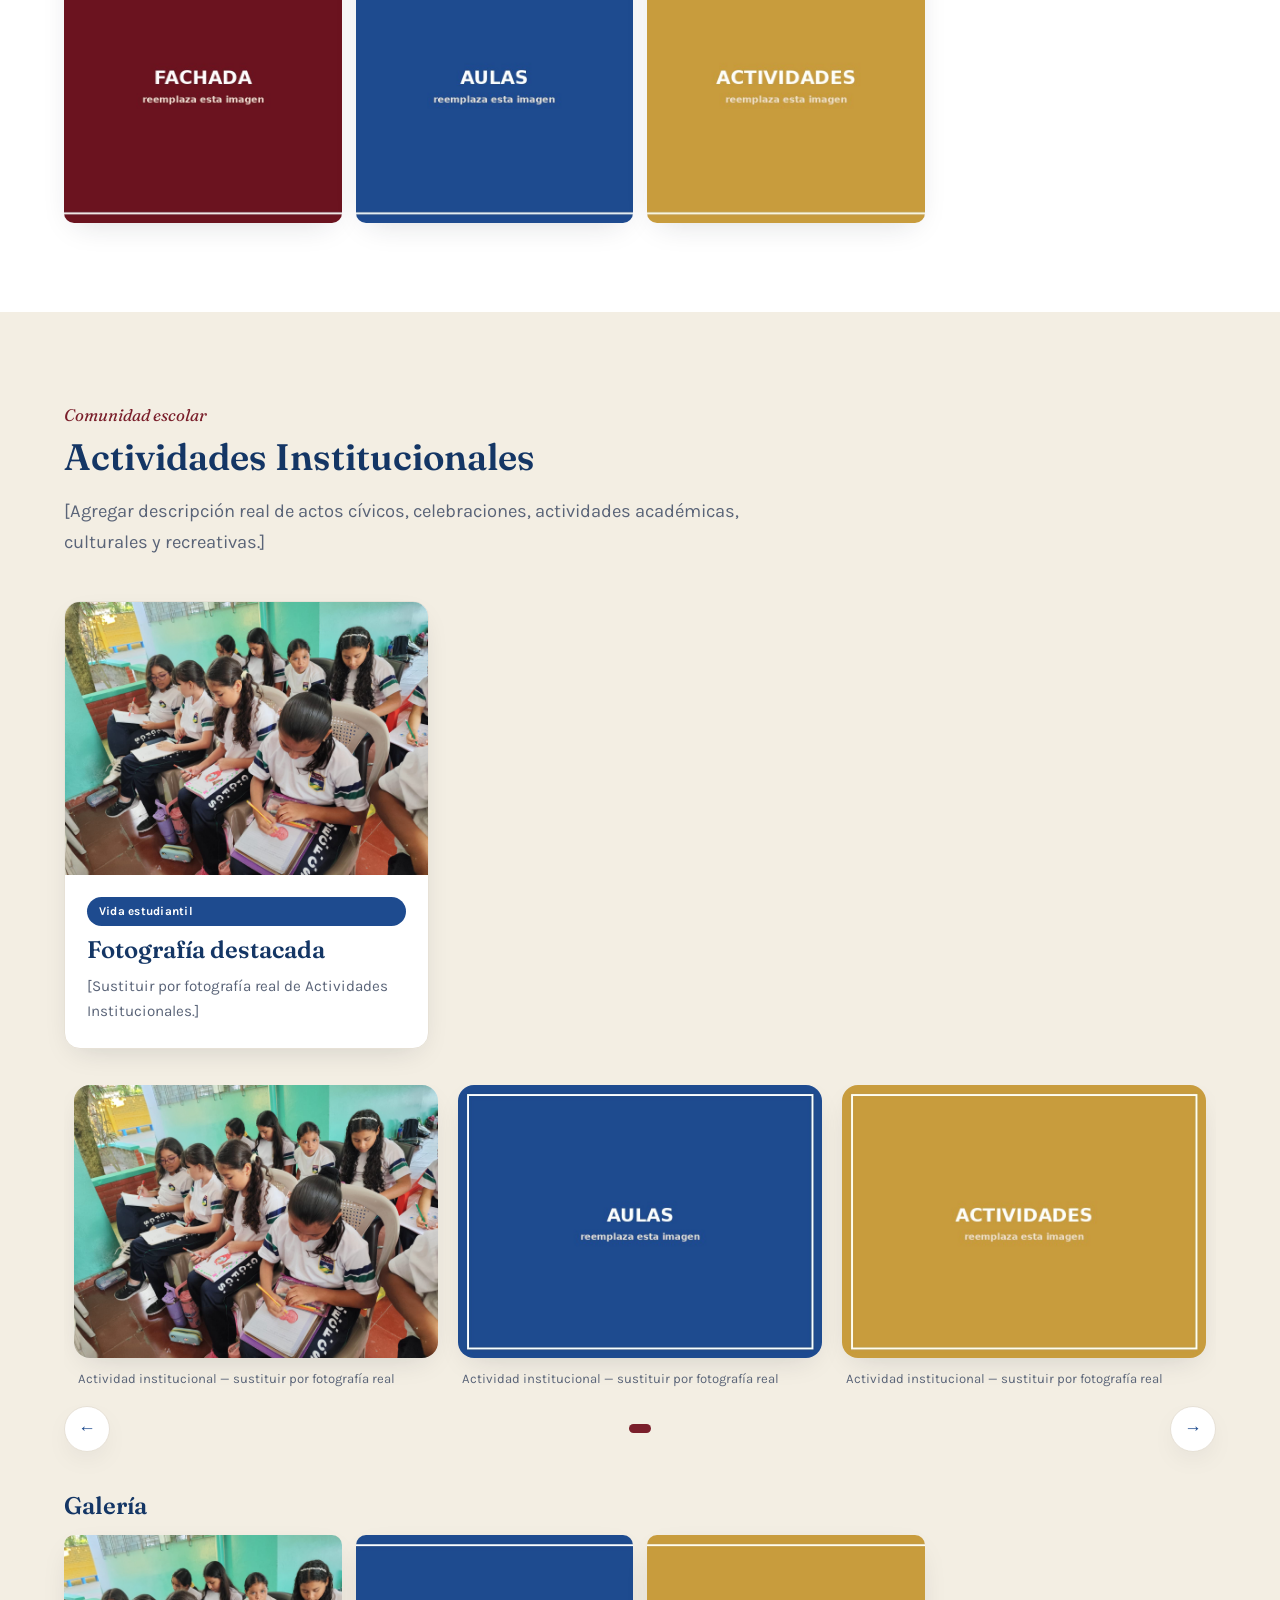
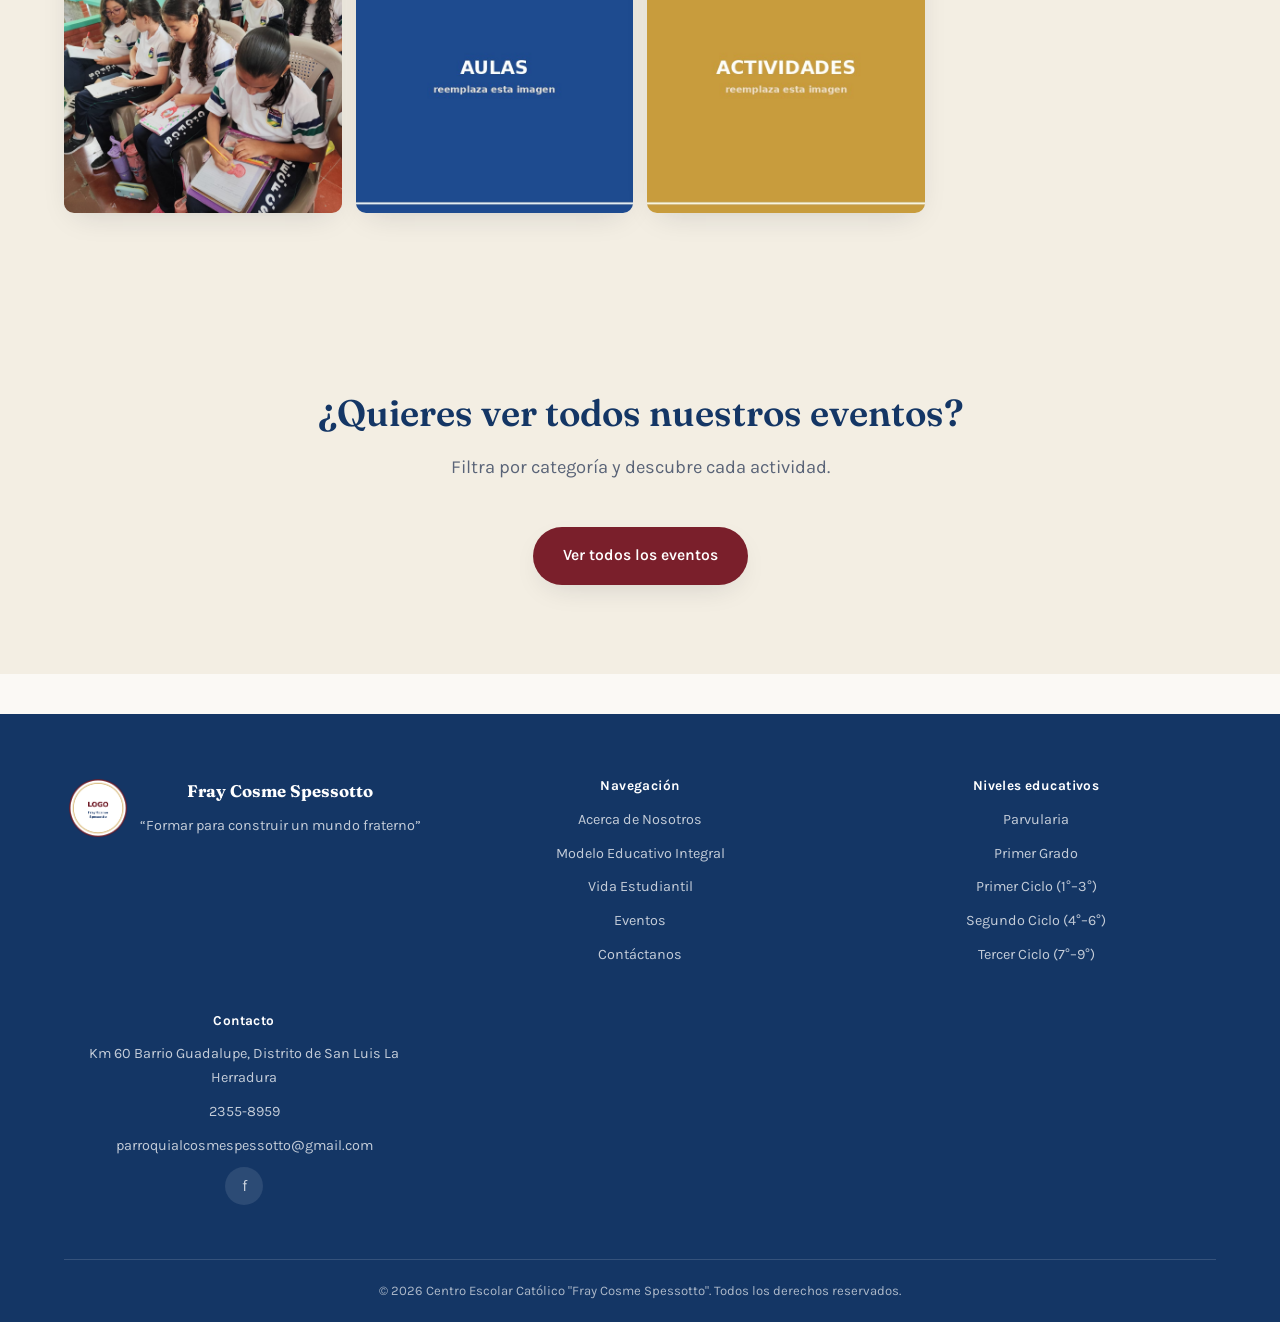
<file: vida-estudiantil.html>
<!DOCTYPE html>
<html lang="es">
<head>
<meta charset="UTF-8">
<meta name="viewport" content="width=device-width, initial-scale=1.0">
<title>Vida Estudiantil | Centro Escolar Católico &quot;Fray Cosme Spessotto&quot;</title>
<meta name="description" content="Banda, cachiporras, actividades pastorales e institucionales del Centro Escolar Católico &quot;Fray Cosme Spessotto&quot;.">
<link rel="canonical" href="https://www.fraycosmespessotto.edu.sv/vida-estudiantil.html">
<meta property="og:type" content="website">
<meta property="og:title" content="Vida Estudiantil | Centro Escolar Católico &quot;Fray Cosme Spessotto&quot;">
<meta property="og:description" content="Banda, cachiporras, actividades pastorales e institucionales del Centro Escolar Católico &quot;Fray Cosme Spessotto&quot;.">
<meta property="og:image" content="img/inicio/hero-portada.jpg">
<meta property="og:locale" content="es_SV">
<link rel="icon" href="img/logo/logo.png" type="image/png">
<link rel="preconnect" href="https://fonts.googleapis.com">
<link rel="preconnect" href="https://fonts.gstatic.com" crossorigin>
<link href="https://fonts.googleapis.com/css2?family=Fraunces:ital,wght@0,500;0,600;1,500&family=Karla:wght@400;500;600;700&display=swap" rel="stylesheet">
<link rel="stylesheet" href="css/styles.css">
<link rel="stylesheet" href="css/responsive.css">
<script>document.documentElement.classList.add('js');</script>
</head>
<body>
<a class="skip-link" href="#main">Saltar al contenido principal</a>
<header class="site-header">
  <div class="header-bar">
    <a href="index.html" class="brand">
      <img src="img/logo/logo.png" alt="Escudo del Centro Escolar Católico &quot;Fray Cosme Spessotto&quot;">
      <span class="brand-text"><strong>Fray Cosme Spessotto</strong><span>Centro Escolar Católico</span></span>
    </a>
    <button class="nav-toggle" id="navToggle" aria-label="Abrir menú de navegación" aria-expanded="false" aria-controls="mainNav">
      <span></span><span></span><span></span>
    </button>
    <nav class="main-nav" id="mainNav" aria-label="Navegación principal">
      <ul>
        <li class="nav-item"><a href="index.html">Inicio</a></li><li class="nav-item has-children"><a href="nosotros.html" class="has-submenu">Acerca de Nosotros <span class="caret" aria-hidden="true">&#9662;</span></a><ul class="submenu"><li><a href="nosotros.html">Quiénes somos</a></li><li><a href="historia.html">Historia de la institución</a></li><li><a href="fundador.html">Fundador</a></li><li><a href="identidad.html">Identidad Institucional</a></li><li><a href="modelo-educativo.html">Modelo Educativo Integral</a></li></ul></li><li class="nav-item has-children"><a href="niveles-educativos.html" class="has-submenu">Niveles Educativos <span class="caret" aria-hidden="true">&#9662;</span></a><ul class="submenu"><li><a href="niveles-educativos.html">Visión general</a></li><li><a href="parvularia.html">Parvularia y Primer Grado</a></li><li><a href="educacion-basica.html">Educación Básica</a></li></ul></li><li class="nav-item has-children active"><a href="vida-estudiantil.html" class="has-submenu">Vida Estudiantil <span class="caret" aria-hidden="true">&#9662;</span></a><ul class="submenu"><li><a href="vida-estudiantil.html#banda">Banda</a></li><li><a href="vida-estudiantil.html#cachiporras">Cachiporras</a></li><li><a href="vida-estudiantil.html#pastoral">Actividades pastorales</a></li><li><a href="vida-estudiantil.html#institucional">Actividades institucionales</a></li><li><a href="eventos.html">Galería y eventos</a></li></ul></li><li class="nav-item"><a href="contacto.html" class="btn-contacto">Contáctanos</a></li>
      </ul>
    </nav>
  </div>
</header>
<main id="main">
<section class="page-banner">
  <div class="wrap">
    <nav class="breadcrumbs" aria-label="Ruta de navegación"><a href="index.html">Inicio</a><span class="sep" aria-hidden="true">/</span><span aria-current="page">Vida Estudiantil</span></nav>
    <h1>Vida Estudiantil</h1>
    <p>Banda, cachiporras, actividades pastorales e institucionales: así celebramos en comunidad.</p>
  </div>
</section>
<section id="banda" class="surface">
  <div class="wrap">
    <div class="section-head reveal">
      <span class="eyebrow">Formación artística</span>
      <h2>Banda</h2>
      <p class="lede">[Agregar descripción real de la Banda de Paz de la institución: instrumentos, participación en actos cívicos, etc.]</p>
    </div>
    <div class="grid grid-3 reveal" style="margin-bottom:36px;">
      <div class="card">
        <div class="card-media"><img src="img/banda/placeholder-1.jpg" alt="Banda" loading="lazy"></div>
        <div class="card-body"><span class="tag">Vida estudiantil</span><h3>Fotografía destacada</h3><p>[Sustituir por fotografía real de Banda.]</p></div>
      </div>
    </div>
    <div class="carousel reveal" data-carousel aria-roledescription="carrusel" aria-label="Galería de fotografías: Banda">
  <div class="carousel-viewport">
    <div class="carousel-track">
      <div class="carousel-slide">
          <figure><img src="img/banda/placeholder-1.jpg" alt="Banda — sustituir por fotografía real" loading="lazy" data-lightbox></figure>
          <figcaption>Banda — sustituir por fotografía real</figcaption>
        </div>
        <div class="carousel-slide">
          <figure><img src="img/banda/placeholder-2.jpg" alt="Banda — sustituir por fotografía real" loading="lazy" data-lightbox></figure>
          <figcaption>Banda — sustituir por fotografía real</figcaption>
        </div>
        <div class="carousel-slide">
          <figure><img src="img/banda/placeholder-3.jpg" alt="Banda — sustituir por fotografía real" loading="lazy" data-lightbox></figure>
          <figcaption>Banda — sustituir por fotografía real</figcaption>
        </div>
        
    </div>
  </div>
  <div class="carousel-controls">
    <button class="carousel-btn" data-prev type="button" aria-label="Fotografía anterior">&#8592;</button>
    <div class="carousel-dots"></div>
    <button class="carousel-btn" data-next type="button" aria-label="Fotografía siguiente">&#8594;</button>
  </div>
</div>

    <div class="section-head reveal" style="margin-top:40px; margin-bottom:16px;">
      <h3>Galería</h3>
    </div>
    <div class="gallery-grid reveal">
      <button type="button"><img src="img/banda/placeholder-1.jpg" alt="Banda — sustituir por fotografía real" loading="lazy"></button><button type="button"><img src="img/banda/placeholder-2.jpg" alt="Banda — sustituir por fotografía real" loading="lazy"></button><button type="button"><img src="img/banda/placeholder-3.jpg" alt="Banda — sustituir por fotografía real" loading="lazy"></button>
    </div>
  </div>
</section>
<section id="cachiporras" class="tint">
  <div class="wrap">
    <div class="section-head reveal">
      <span class="eyebrow">Formación artística</span>
      <h2>Cachiporras</h2>
      <p class="lede">[Agregar descripción real del grupo de cachiporras: presentaciones, participación en desfiles, etc.]</p>
    </div>
    <div class="grid grid-3 reveal" style="margin-bottom:36px;">
      <div class="card">
        <div class="card-media"><img src="img/cachiporras/placeholder-1.jpg" alt="Cachiporras" loading="lazy"></div>
        <div class="card-body"><span class="tag tag-vino">Vida estudiantil</span><h3>Fotografía destacada</h3><p>[Sustituir por fotografía real de Cachiporras.]</p></div>
      </div>
    </div>
    <div class="carousel reveal" data-carousel aria-roledescription="carrusel" aria-label="Galería de fotografías: Cachiporras">
  <div class="carousel-viewport">
    <div class="carousel-track">
      <div class="carousel-slide">
          <figure><img src="img/cachiporras/placeholder-1.jpg" alt="Cachiporras — sustituir por fotografía real" loading="lazy" data-lightbox></figure>
          <figcaption>Cachiporras — sustituir por fotografía real</figcaption>
        </div>
        <div class="carousel-slide">
          <figure><img src="img/cachiporras/placeholder-2.jpg" alt="Cachiporras — sustituir por fotografía real" loading="lazy" data-lightbox></figure>
          <figcaption>Cachiporras — sustituir por fotografía real</figcaption>
        </div>
        <div class="carousel-slide">
          <figure><img src="img/cachiporras/placeholder-3.jpg" alt="Cachiporras — sustituir por fotografía real" loading="lazy" data-lightbox></figure>
          <figcaption>Cachiporras — sustituir por fotografía real</figcaption>
        </div>
        
    </div>
  </div>
  <div class="carousel-controls">
    <button class="carousel-btn" data-prev type="button" aria-label="Fotografía anterior">&#8592;</button>
    <div class="carousel-dots"></div>
    <button class="carousel-btn" data-next type="button" aria-label="Fotografía siguiente">&#8594;</button>
  </div>
</div>

    <div class="section-head reveal" style="margin-top:40px; margin-bottom:16px;">
      <h3>Galería</h3>
    </div>
    <div class="gallery-grid reveal">
      <button type="button"><img src="img/cachiporras/placeholder-1.jpg" alt="Cachiporras — sustituir por fotografía real" loading="lazy"></button><button type="button"><img src="img/cachiporras/placeholder-2.jpg" alt="Cachiporras — sustituir por fotografía real" loading="lazy"></button><button type="button"><img src="img/cachiporras/placeholder-3.jpg" alt="Cachiporras — sustituir por fotografía real" loading="lazy"></button>
    </div>
  </div>
</section>
<section id="pastoral" class="surface">
  <div class="wrap">
    <div class="section-head reveal">
      <span class="eyebrow">Vida cristiana</span>
      <h2>Actividades Pastorales</h2>
      <p class="lede">[Agregar descripción real de retiros, eucaristías, celebraciones y actividades pastorales del centro escolar.]</p>
    </div>
    <div class="grid grid-3 reveal" style="margin-bottom:36px;">
      <div class="card">
        <div class="card-media"><img src="img/pastorales/placeholder-1.jpg" alt="Actividades Pastorales" loading="lazy"></div>
        <div class="card-body"><span class="tag tag-oro">Vida estudiantil</span><h3>Fotografía destacada</h3><p>[Sustituir por fotografía real de Actividades Pastorales.]</p></div>
      </div>
    </div>
    <div class="carousel reveal" data-carousel aria-roledescription="carrusel" aria-label="Galería de fotografías: Actividades Pastorales">
  <div class="carousel-viewport">
    <div class="carousel-track">
      <div class="carousel-slide">
          <figure><img src="img/pastorales/placeholder-1.jpg" alt="Actividad pastoral — sustituir por fotografía real" loading="lazy" data-lightbox></figure>
          <figcaption>Actividad pastoral — sustituir por fotografía real</figcaption>
        </div>
        <div class="carousel-slide">
          <figure><img src="img/pastorales/placeholder-2.jpg" alt="Actividad pastoral — sustituir por fotografía real" loading="lazy" data-lightbox></figure>
          <figcaption>Actividad pastoral — sustituir por fotografía real</figcaption>
        </div>
        <div class="carousel-slide">
          <figure><img src="img/pastorales/placeholder-3.jpg" alt="Actividad pastoral — sustituir por fotografía real" loading="lazy" data-lightbox></figure>
          <figcaption>Actividad pastoral — sustituir por fotografía real</figcaption>
        </div>
        
    </div>
  </div>
  <div class="carousel-controls">
    <button class="carousel-btn" data-prev type="button" aria-label="Fotografía anterior">&#8592;</button>
    <div class="carousel-dots"></div>
    <button class="carousel-btn" data-next type="button" aria-label="Fotografía siguiente">&#8594;</button>
  </div>
</div>

    <div class="section-head reveal" style="margin-top:40px; margin-bottom:16px;">
      <h3>Galería</h3>
    </div>
    <div class="gallery-grid reveal">
      <button type="button"><img src="img/pastorales/placeholder-1.jpg" alt="Actividad pastoral — sustituir por fotografía real" loading="lazy"></button><button type="button"><img src="img/pastorales/placeholder-2.jpg" alt="Actividad pastoral — sustituir por fotografía real" loading="lazy"></button><button type="button"><img src="img/pastorales/placeholder-3.jpg" alt="Actividad pastoral — sustituir por fotografía real" loading="lazy"></button>
    </div>
  </div>
</section>
<section id="institucional" class="tint">
  <div class="wrap">
    <div class="section-head reveal">
      <span class="eyebrow">Comunidad escolar</span>
      <h2>Actividades Institucionales</h2>
      <p class="lede">[Agregar descripción real de actos cívicos, celebraciones, actividades académicas, culturales y recreativas.]</p>
    </div>
    <div class="grid grid-3 reveal" style="margin-bottom:36px;">
      <div class="card">
        <div class="card-media"><img src="img/institucionales/placeholder-1.jpg" alt="Actividades Institucionales" loading="lazy"></div>
        <div class="card-body"><span class="tag">Vida estudiantil</span><h3>Fotografía destacada</h3><p>[Sustituir por fotografía real de Actividades Institucionales.]</p></div>
      </div>
    </div>
    <div class="carousel reveal" data-carousel aria-roledescription="carrusel" aria-label="Galería de fotografías: Actividades Institucionales">
  <div class="carousel-viewport">
    <div class="carousel-track">
      <div class="carousel-slide">
          <figure><img src="img/institucionales/placeholder-1.jpg" alt="Actividad institucional — sustituir por fotografía real" loading="lazy" data-lightbox></figure>
          <figcaption>Actividad institucional — sustituir por fotografía real</figcaption>
        </div>
        <div class="carousel-slide">
          <figure><img src="img/institucionales/placeholder-2.jpg" alt="Actividad institucional — sustituir por fotografía real" loading="lazy" data-lightbox></figure>
          <figcaption>Actividad institucional — sustituir por fotografía real</figcaption>
        </div>
        <div class="carousel-slide">
          <figure><img src="img/institucionales/placeholder-3.jpg" alt="Actividad institucional — sustituir por fotografía real" loading="lazy" data-lightbox></figure>
          <figcaption>Actividad institucional — sustituir por fotografía real</figcaption>
        </div>
        
    </div>
  </div>
  <div class="carousel-controls">
    <button class="carousel-btn" data-prev type="button" aria-label="Fotografía anterior">&#8592;</button>
    <div class="carousel-dots"></div>
    <button class="carousel-btn" data-next type="button" aria-label="Fotografía siguiente">&#8594;</button>
  </div>
</div>

    <div class="section-head reveal" style="margin-top:40px; margin-bottom:16px;">
      <h3>Galería</h3>
    </div>
    <div class="gallery-grid reveal">
      <button type="button"><img src="img/institucionales/placeholder-1.jpg" alt="Actividad institucional — sustituir por fotografía real" loading="lazy"></button><button type="button"><img src="img/institucionales/placeholder-2.jpg" alt="Actividad institucional — sustituir por fotografía real" loading="lazy"></button><button type="button"><img src="img/institucionales/placeholder-3.jpg" alt="Actividad institucional — sustituir por fotografía real" loading="lazy"></button>
    </div>
  </div>
</section>
<section class="tint">
  <div class="wrap text-center">
    <div class="section-head center reveal">
      <h2>&iquest;Quieres ver todos nuestros eventos?</h2>
      <p class="lede">Filtra por categoría y descubre cada actividad.</p>
    </div>
    <div class="hero-actions" style="justify-content:center;">
      <a href="eventos.html" class="btn btn-primary">Ver todos los eventos</a>
      
    </div>
  </div>
</section>
</main>
<footer class="site-footer">
  <div class="wrap">
    <div class="footer-grid">
      <div class="footer-col footer-brand">
        <img src="img/logo/logo.png" alt="Escudo del Centro Escolar Católico &quot;Fray Cosme Spessotto&quot;">
        <div>
          <strong>Fray Cosme Spessotto</strong>
          <p>&ldquo;Formar para construir un mundo fraterno&rdquo;</p>
        </div>
      </div>
      <div class="footer-col">
        <h4>Navegación</h4>
        <a href="nosotros.html">Acerca de Nosotros</a>
        <a href="modelo-educativo.html">Modelo Educativo Integral</a>
        <a href="vida-estudiantil.html">Vida Estudiantil</a>
        <a href="eventos.html">Eventos</a>
        <a href="contacto.html">Contáctanos</a>
      </div>
      <div class="footer-col">
        <h4>Niveles educativos</h4>
        <a href="parvularia.html">Parvularia</a>
        <a href="parvularia.html">Primer Grado</a>
        <a href="educacion-basica.html">Primer Ciclo (1&deg;&ndash;3&deg;)</a>
        <a href="educacion-basica.html">Segundo Ciclo (4&deg;&ndash;6&deg;)</a>
        <a href="educacion-basica.html">Tercer Ciclo (7&deg;&ndash;9&deg;)</a>
      </div>
      <div class="footer-col">
        <h4>Contacto</h4>
        <p>Km 60 Barrio Guadalupe, Distrito de San Luis La Herradura</p>
        <a href="tel:+50323558959">2355-8959</a>
        <a href="mailto:parroquialcosmespessotto@gmail.com">parroquialcosmespessotto@gmail.com</a>
        <div class="footer-social">
          <!-- Reemplazar por el enlace oficial de Facebook del centro escolar -->
          <a href="#" aria-label="Facebook" target="_blank" rel="noopener">f</a>
          <!-- Agregar aquí otras redes sociales disponibles -->
        </div>
      </div>
    </div>
    <div class="footer-bottom">&copy; <span id="anioActual"></span> Centro Escolar Católico &quot;Fray Cosme Spessotto&quot;. Todos los derechos reservados.</div>
  </div>
</footer>
<!-- Botón flotante de WhatsApp: reemplazar NUMERO_WHATSAPP por el número oficial -->
<a class="whatsapp-float" href="https://wa.me/NUMERO_WHATSAPP" target="_blank" rel="noopener" aria-label="Escribir por WhatsApp">&#128172;</a>
<button class="back-to-top" id="backToTop" aria-label="Volver arriba">&#8593;</button>
<script src="js/carousel.js" defer></script>
<script src="js/gallery.js" defer></script>
<script src="js/main.js" defer></script>
</body>
</html>
</file>
<file: css/styles.css>
/* ============================================================
   CENTRO ESCOLAR CATÓLICO FRAY COSME SPESSOTTO
   Hoja de estilos principal
   ------------------------------------------------------------
   Índice:
   1. Variables / Reset
   2. Tipografía
   3. Utilidades / Layout
   4. Botones y etiquetas
   5. Header y navegación
   6. Breadcrumbs
   7. Banner interior / Hero
   8. Tarjetas
   9. Timeline (niveles educativos)
   10. Acordeón (modelo educativo)
   11. Carrusel
   12. Galería + Lightbox
   13. Filtros de eventos
   14. Formulario de contacto
   15. WhatsApp flotante / Volver arriba
   16. Footer
   17. Animaciones de aparición
   ============================================================ */

/* ---------- 1. VARIABLES / RESET ---------- */
:root{
  /* Paleta institucional: azul (confianza), vino franciscano (identidad),
     dorado (alegría/juventud). Editar aquí para cambiar el sitio completo. */
  --color-primary: #1E4B8F;      /* azul institucional */
  --color-primary-dark: #143665;
  --color-secondary: #7A1F2B;    /* vino franciscano */
  --color-accent: #F0A93A;       /* dorado cálido */
  --color-background: #FBF9F5;   /* marfil cálido, no blanco puro */
  --color-surface: #FFFFFF;
  --color-text: #1B2333;
  --color-text-muted: #5A6478;
  --color-border: #E7E1D6;

  --font-display: 'Fraunces', Georgia, 'Times New Roman', serif;
  --font-body: 'Karla', -apple-system, BlinkMacSystemFont, 'Segoe UI', sans-serif;

  --radius-sm: 10px;
  --radius-md: 16px;
  --radius-lg: 26px;
  --shadow-soft: 0 10px 30px -12px rgba(27, 35, 51, 0.18);
  --shadow-lift: 0 18px 44px -16px rgba(27, 35, 51, 0.28);
  --max-width: 1200px;
  --header-h: 84px;
}

*, *::before, *::after{ box-sizing: border-box; }
html{
  scroll-behavior: smooth;
  scroll-padding-top: calc(var(--header-h) + 16px);
}
@media (prefers-reduced-motion: reduce){
  html{ scroll-behavior: auto; }
  *, *::before, *::after{ animation-duration: 0.01ms !important; animation-iteration-count: 1 !important; transition-duration: 0.01ms !important; }
}
body{
  margin: 0;
  font-family: var(--font-body);
  color: var(--color-text);
  background: var(--color-background);
  line-height: 1.65;
  -webkit-font-smoothing: antialiased;
  /* Prevent horizontal overflow */
  overflow-x: hidden;
}
img{ max-width: 100%; height: auto; display: block; }
a{ color: inherit; text-decoration: none; }
ul{ list-style: none; margin: 0; padding: 0; }
button{ font-family: inherit; cursor: pointer; }
input, textarea, select{ font-family: inherit; font-size: 1rem; }
:focus-visible{ outline: 3px solid var(--color-accent); outline-offset: 2px; }

/* Prevent overflow on specific elements that commonly cause issues */
img, video, iframe, embed, object { max-width: 100%; height: auto; }
table { max-width: 100%; overflow-x: auto; display: block; }
pre, code { max-width: 100%; overflow-x: auto; }

/* ---------- 2. TIPOGRAFÍA ---------- */
h1, h2, h3, h4{
  font-family: var(--font-display);
  font-weight: 600;
  line-height: 1.15;
  color: var(--color-primary-dark);
  margin: 0 0 0.5em;
}
h1{ font-size: clamp(2.1rem, 4.2vw, 3.4rem); font-weight: 500; }
h2{ font-size: clamp(1.6rem, 3vw, 2.3rem); }
h3{ font-size: clamp(1.15rem, 2vw, 1.5rem); }
p{ margin: 0 0 1em; color: var(--color-text); max-width: 68ch; }
.lede{ font-size: 1.15rem; color: var(--color-text-muted); }
.text-center p{ margin-left: auto; margin-right: auto; }

/* ---------- 3. UTILIDADES / LAYOUT ---------- */
.wrap{ max-width: var(--max-width); margin: 0 auto; padding: 0 24px; }
main section{ padding: clamp(48px, 7vw, 96px) 0; }
section.surface{ background: var(--color-surface); }
section.tint{ background: #F3EEE3; }
.text-center{ text-align: center; }
.section-head{ max-width: 720px; margin: 0 0 44px; }
.section-head.center{ margin-left: auto; margin-right: auto; text-align: center; }
.eyebrow{
  display: inline-block;
  font-family: var(--font-display);
  font-style: italic;
  font-size: 1.05rem;
  color: var(--color-secondary);
  margin-bottom: 6px;
}
.grid{ display: grid; gap: 28px; }
.grid-2{ grid-template-columns: repeat(2, 1fr); }
.grid-3{ grid-template-columns: repeat(3, 1fr); }
.grid-4{ grid-template-columns: repeat(4, 1fr); }
.divider{ height: 1px; background: var(--color-border); border: 0; margin: 0; }
.sr-only{
  position: absolute; width: 1px; height: 1px; padding: 0; margin: -1px;
  overflow: hidden; clip: rect(0,0,0,0); white-space: nowrap; border: 0;
}
.skip-link{
  position: absolute; left: 12px; top: -60px; background: var(--color-primary);
  color: #fff; padding: 10px 18px; border-radius: 8px; z-index: 1000; transition: top .2s ease;
}
.skip-link:focus{ top: 12px; }

/* ---------- 4. BOTONES Y ETIQUETAS ---------- */
.btn{
  display: inline-flex; align-items: center; gap: 8px;
  padding: 14px 28px; border-radius: 999px; font-weight: 600; font-size: .98rem;
  border: 2px solid transparent; transition: transform .18s ease, box-shadow .18s ease, background .18s ease;
  white-space: nowrap;
}
.btn:hover{ transform: translateY(-2px); }
.btn-primary{ background: var(--color-secondary); color: #fff; box-shadow: var(--shadow-soft); }
.btn-primary:hover{ background: #611722; }
.btn-outline{ background: transparent; border-color: var(--color-primary); color: var(--color-primary); }
.btn-outline:hover{ background: var(--color-primary); color: #fff; }
.btn-ghost{ background: rgba(255,255,255,.15); color: #fff; border-color: rgba(255,255,255,.6); backdrop-filter: blur(2px); }
.btn-ghost:hover{ background: #fff; color: var(--color-primary-dark); }
.btn-sm{ padding: 9px 18px; font-size: .88rem; }
.btn:focus-visible{ outline: 3px solid var(--color-accent); outline-offset: 2px; }
.tag{
  display: inline-block; font-size: .74rem; font-weight: 700; letter-spacing: .02em;
  padding: 5px 12px; border-radius: 999px; background: var(--color-primary); color: #fff;
}
.tag.tag-vino{ background: var(--color-secondary); }
.tag.tag-oro{ background: var(--color-accent); color: #3d2a00; }
.placeholder-note{
  display: block; font-size: .78rem; color: var(--color-secondary); background: #FBEFE1;
  border: 1px dashed var(--color-secondary); border-radius: 8px; padding: 6px 10px; margin-top: 10px;
}

/* ---------- 5. HEADER Y NAVEGACIÓN ---------- */
.site-header{
  position: sticky; top: 0; z-index: 500; background: rgba(251,249,245,.94);
  backdrop-filter: saturate(160%) blur(10px);
  border-bottom: 1px solid var(--color-border);
}
.header-bar{
  max-width: var(--max-width); margin: 0 auto; padding: 14px 24px;
  display: flex; align-items: center; justify-content: space-between; gap: 20px;
  min-height: var(--header-h);
}
.brand{ display: flex; align-items: center; gap: 12px; }
.brand img{  width: 60px;
  height: 60px;
  object-fit: contain;
  flex-shrink: 0; }
.brand-text{ display: flex; flex-direction: column; line-height: 1.2; min-width: 0; }
.brand-text strong{ font-family: var(--font-display); font-size: 1.05rem; color: var(--color-primary-dark); white-space: nowrap; overflow: hidden; text-overflow: ellipsis; }
.brand-text span{ font-size: .72rem; color: var(--color-text-muted); letter-spacing: .03em; white-space: nowrap; overflow: hidden; text-overflow: ellipsis; }

.nav-toggle{
  display: none; flex-direction: column; justify-content: center; gap: 5px;
  width: 44px; height: 44px; background: none; border: 1px solid var(--color-border); border-radius: 10px;
}
.nav-toggle span{ width: 22px; height: 2px; background: var(--color-primary-dark); margin: 0 auto; border-radius: 2px; transition: transform .25s ease, opacity .25s ease; }
.nav-toggle[aria-expanded="true"] span:nth-child(1){ transform: translateY(7px) rotate(45deg); }
.nav-toggle[aria-expanded="true"] span:nth-child(2){ opacity: 0; }
.nav-toggle[aria-expanded="true"] span:nth-child(3){ transform: translateY(-7px) rotate(-45deg); }

.main-nav > ul{ display: flex; align-items: center; gap: 2px; }
.main-nav .nav-item{ position: relative; }
.main-nav .nav-item > a{
  display: flex; align-items: center; gap: 6px; padding: 12px 14px; border-radius: 10px;
  font-weight: 600; font-size: .92rem; color: var(--color-text);
}
.main-nav .nav-item > a:hover,
.main-nav .nav-item.active > a{ color: var(--color-primary); background: #EFE9DC; }
.main-nav .nav-item.active > a{ position: relative; }
.main-nav .caret{ font-size: .6rem; transition: transform .2s ease; flex-shrink: 0; }
.main-nav .nav-item:hover .caret,
.main-nav .nav-item.open .caret{ transform: rotate(180deg); }
.main-nav .btn-contacto{ background: var(--color-secondary); color: #fff !important; padding: 11px 22px !important; border-radius: 999px; }

/* Desktop dropdown - no gap, continuous hover area */
.submenu{
  display: none; position: absolute; top: 100%; left: 0; margin-top: 0;
  min-width: 250px; background: var(--color-surface); border-radius: var(--radius-md);
  box-shadow: var(--shadow-lift); padding: 10px; border: 1px solid var(--color-border);
  z-index: 100;
}
/* Bridge element to keep hover continuous between trigger and submenu */
.nav-item.has-children::after{
  content: ''; position: absolute; bottom: 0; left: 0; right: 0; height: 8px;
  pointer-events: none;
}
.main-nav .nav-item:hover .submenu,
.main-nav .nav-item.open .submenu{ display: block; }
.submenu li a{
  display: block; padding: 10px 14px; border-radius: 8px; font-size: .89rem; font-weight: 500; color: var(--color-text);
}
.submenu li a:hover{ background: #F3EEE3; color: var(--color-primary); }

/* Keyboard focus for dropdown */
.main-nav .nav-item > a:focus + .submenu,
.main-nav .nav-item:focus-within .submenu{ display: block; }

@media (max-width: 960px){
  .nav-toggle{ display: flex; }
  .main-nav{
    position: fixed; 
    top: var(--header-h); 
    right: 0; 
    bottom: 0; 
    left: 0;
    background: var(--color-background);
    transform: translateX(100%); 
    transition: transform .3s ease; 
    overflow-y: auto;
    padding: 12px 20px calc(40px + env(safe-area-inset-bottom)); 
    border-top: 1px solid var(--color-border);
    /* Use viewport height minus header - no max-height needed with top+bottom */
    height: calc(100dvh - var(--header-h));
    height: calc(100vh - var(--header-h)); /* fallback */
    overscroll-behavior: contain;
  }
  .main-nav.open{ transform: translateX(0); }
  .main-nav > ul{ flex-direction: column; align-items: stretch; gap: 4px; }
  .main-nav .nav-item > a{ padding: 16px 12px; font-size: 1rem; justify-content: space-between; }
  .submenu{
    position: static; display: none; box-shadow: none; border: none; margin: 0 0 6px 10px;
    background: #F3EEE3; border-radius: var(--radius-sm);
    max-height: 0; overflow: hidden; transition: max-height .3s ease, opacity .3s ease;
    opacity: 0; padding: 0 10px;
  }
  .main-nav .nav-item.open .submenu{ display: block; max-height: 1000px; opacity: 1; padding: 10px; }
  .main-nav .caret{ margin-left: auto; }
  .main-nav .btn-contacto{ display: block; text-align: center; margin-top: 10px; }
  
  /* Body scroll lock when menu open */
  body.menu-open{ overflow: hidden; }
}

/* ---------- 6. BREADCRUMBS ---------- */
.breadcrumbs{
  font-size: .85rem; color: rgba(255,255,255,.85);
  display: flex; flex-wrap: wrap; gap: 6px; margin-bottom: 14px;
  max-width: 100%; overflow: hidden;
}
.breadcrumbs a{ text-decoration: underline; text-underline-offset: 3px; }
.breadcrumbs .sep{ opacity: .6; flex-shrink: 0; }
.breadcrumbs [aria-current="page"]{ opacity: .85; text-decoration: none; word-break: break-word; }

/* ---------- 7. BANNER INTERIOR / HERO ---------- */
.page-banner{
  background: linear-gradient(125deg, var(--color-primary-dark), var(--color-primary) 70%);
  color: #fff; padding: 56px 0 68px;
}
.page-banner h1{ color: #fff; margin-bottom: 12px; }
.page-banner p{ color: rgba(255,255,255,.9); max-width: 60ch; }

.hero{ padding: 8px 0 clamp(48px, 7vw, 88px); }
.hero-grid{ display: grid; grid-template-columns: 1.05fr .95fr; gap: 48px; align-items: start; }
.hero-copy .eyebrow{ display: block; }
.hero-copy h1{ margin-bottom: 18px; }
.hero-copy p{ font-size: 1.1rem; color: var(--color-text-muted); }
.hero-actions{ display: flex; flex-wrap: wrap; gap: 14px; margin-top: 28px; }
.hero-media{ position: relative; }
.hero-media img{
  border-radius: var(--radius-lg); aspect-ratio: 4/3.1; object-fit: cover;
  box-shadow: var(--shadow-lift); width: 100%; height: auto;
}
.hero-floating{
  position: absolute; left: -18px; bottom: -22px; background: var(--color-surface);
  border-radius: var(--radius-md); box-shadow: var(--shadow-lift); padding: 16px 20px;
  display: flex; align-items: center; gap: 12px; max-width: 240px; width: 100%;
  box-sizing: border-box;
}
.hero-floating .icon{ font-size: 1.6rem; flex-shrink: 0; }
.hero-floating strong{ display: block; font-family: var(--font-display); font-size: .95rem; color: var(--color-primary-dark); word-break: break-word; }
.hero-floating span{ font-size: .82rem; color: var(--color-text-muted); word-break: break-word; }

@media (max-width: 860px){
  .hero-grid{ grid-template-columns: 1fr; }
  .hero-media{ order: -1; }
  .hero-floating{ position: static; margin-top: 20px; left: auto; bottom: auto; max-width: none; width: 100%; }
}

/* ---------- 8. TARJETAS ---------- */
.card{
  background: var(--color-surface); border-radius: var(--radius-md); overflow: hidden;
  border: 1px solid var(--color-border); box-shadow: var(--shadow-soft);
  transition: transform .22s ease, box-shadow .22s ease;
  display: flex; flex-direction: column; height: 100%;
}
.card:hover{ transform: translateY(-5px); box-shadow: var(--shadow-lift); }
.card-media{ aspect-ratio: 4/3; overflow: hidden; background: #f0f0f0; }
.card-media img{ width: 100%; height: 100%; object-fit: cover; transition: transform .3s ease; }
.card:hover .card-media img{ transform: scale(1.03); }
.card-body{ padding: 22px 22px 24px; display: flex; flex-direction: column; gap: 10px; flex: 1; }
.card-body h3{ margin-bottom: 0; }
.card-body p{ color: var(--color-text-muted); font-size: .95rem; margin-bottom: 0; }
.card-meta{ display: flex; gap: 10px; align-items: center; font-size: .8rem; color: var(--color-text-muted); flex-wrap: wrap; }
.card-link{ margin-top: auto; font-weight: 700; color: var(--color-secondary); display: inline-flex; align-items: center; gap: 6px; }
.card-link::after{ content: '→'; transition: transform .18s ease; }
.card:hover .card-link::after{ transform: translateX(4px); }

.split-panel{
  display: grid; grid-template-columns: 1fr 1fr; gap: 32px; align-items: stretch;
}
.split-panel .panel{
  background: var(--color-surface); border-radius: var(--radius-lg); overflow: hidden;
  border: 1px solid var(--color-border); box-shadow: var(--shadow-soft); display: flex; flex-direction: column;
}
.split-panel .panel img{ aspect-ratio: 16/10; object-fit: cover; }
.split-panel .panel .panel-body{ padding: 26px 28px 30px; display: flex; flex-direction: column; gap: 12px; flex: 1; }
@media (max-width: 800px){ .split-panel{ grid-template-columns: 1fr; } }

/* ---------- 9. TIMELINE (niveles educativos) ---------- */
.level-path{
  display: grid; grid-template-columns: repeat(4, 1fr); gap: 18px; counter-reset: nivel;
}
.level-path .level-stop{
  position: relative; background: var(--color-surface); border: 1px solid var(--color-border);
  border-radius: var(--radius-md); padding: 26px 20px 22px; text-align: center; box-shadow: var(--shadow-soft);
}
.level-path .level-stop::before{
  counter-increment: nivel; content: counter(nivel);
  display: flex; align-items: center; justify-content: center;
  width: 36px; height: 36px; border-radius: 50%; background: var(--color-secondary); color: #fff;
  font-weight: 700; margin: 0 auto 12px;
}
.level-path .level-stop h4{ font-family: var(--font-display); margin-bottom: 6px; color: var(--color-primary-dark); }
.level-path .level-stop p{ font-size: .85rem; color: var(--color-text-muted); margin: 0; }
@media (max-width: 900px){ .level-path{ grid-template-columns: repeat(2,1fr); } }
@media (max-width: 560px){ .level-path{ grid-template-columns: 1fr; } }

.area-split{ display: grid; grid-template-columns: 1fr 1fr; gap: 26px; margin-top: 40px; }
.area-card{
  border-radius: var(--radius-lg); overflow: hidden; position: relative; color: #fff;
  display: flex; flex-direction: column; box-shadow: var(--shadow-lift);
  min-height: 320px; /* Minimum height, but can grow */
}
.area-card img{ position: absolute; inset: 0; width: 100%; height: 100%; object-fit: cover; }
.area-card::after{
  content: ''; position: absolute; inset: 0;
  background: linear-gradient(0deg, rgba(20,54,101,.92), rgba(20,54,101,.15) 65%);
}
.area-card .area-body{ position: relative; padding: 28px; z-index: 1; display: flex; flex-direction: column; justify-content: flex-end; flex: 1; }
.area-card h3{ color: #fff; margin-bottom: 8px; }
.area-card p{ color: rgba(255,255,255,.9); margin-bottom: 16px; }
@media (max-width: 780px){ .area-split{ grid-template-columns: 1fr; } }

/* ---------- 10. ACORDEÓN (modelo educativo) ---------- */
.accordion-grid{ display: grid; grid-template-columns: repeat(2, 1fr); gap: 20px; }
.accordion-item{
  background: var(--color-surface); border: 1px solid var(--color-border); border-radius: var(--radius-md);
  box-shadow: var(--shadow-soft);
}
.accordion-trigger{
  width: 100%; display: flex; align-items: center; gap: 16px; background: none; border: 0;
  padding: 20px 22px; text-align: left;
}
.accordion-trigger .acc-icon{
  font-size: 1.5rem; width: 48px; height: 48px; flex-shrink: 0; border-radius: 12px;
  background: #EFE9DC; display: flex; align-items: center; justify-content: center;
}
.accordion-trigger .acc-title{ flex: 1; min-width: 0; }
.accordion-trigger .acc-title strong{ display: block; font-family: var(--font-display); font-size: 1.08rem; color: var(--color-primary-dark); word-break: break-word; }
.accordion-trigger .acc-title span{ font-size: .87rem; color: var(--color-text-muted); word-break: break-word; }
.accordion-trigger .acc-toggle{
  width: 30px; height: 30px; border-radius: 50%; border: 1.5px solid var(--color-border);
  display: flex; align-items: center; justify-content: center; font-size: 1.1rem; flex-shrink: 0;
  color: var(--color-secondary); transition: transform .25s ease;
}
.accordion-trigger[aria-expanded="true"] .acc-toggle{ transform: rotate(45deg); }
.accordion-panel{
  overflow: hidden; transition: max-height .3s ease, opacity .3s ease;
  max-height: 0; opacity: 0;
}
.accordion-panel.is-open{
  max-height: 1000px; /* Large enough for content */
  opacity: 1;
}
/* Sin JavaScript, los paneles quedan visibles (contenido siempre accesible).
   main.js los colapsa a max-height:0 solo cuando puede controlarlos. */
html.js .accordion-panel{ max-height: 0; opacity: 0; }
html.js .accordion-panel.is-open{ max-height: 1000px; opacity: 1; }
.accordion-panel-inner{ padding: 0 22px 22px 86px; }
.accordion-panel-inner p{ color: var(--color-text-muted); font-size: .95rem; }
@media (max-width: 760px){
  .accordion-grid{ grid-template-columns: 1fr; }
  .accordion-panel-inner{ padding-left: 22px; }
}

/* ---------- 11. CARRUSEL ---------- */
.carousel{ position: relative; }
.carousel-viewport{ overflow: hidden; border-radius: var(--radius-md); }
.carousel-track{ display: flex; transition: transform .45s cubic-bezier(.65,0,.35,1); }
.carousel-slide{
  flex: 0 0 100%; padding: 0 10px; box-sizing: border-box;
  min-width: 0; /* Prevent flex overflow */
}
.carousel-slide figure{ margin: 0; border-radius: var(--radius-md); overflow: hidden; background: #eee; box-shadow: var(--shadow-soft); }
.carousel-slide img{ width: 100%; aspect-ratio: 4/3; object-fit: cover; cursor: zoom-in; }
.carousel-slide figcaption{ padding: 10px 4px 0; font-size: .82rem; color: var(--color-text-muted); word-break: break-word; }

.carousel-controls{ display: flex; align-items: center; justify-content: space-between; margin-top: 16px; gap: 16px; flex-wrap: wrap; }
.carousel-btn{
  width: 46px; height: 46px; border-radius: 50%; border: 1px solid var(--color-border); background: var(--color-surface);
  display: flex; align-items: center; justify-content: center; font-size: 1.1rem; color: var(--color-primary);
  box-shadow: var(--shadow-soft); flex-shrink: 0;
}
.carousel-btn:hover{ background: var(--color-primary); color: #fff; }
.carousel-btn:focus-visible{ outline: 3px solid var(--color-accent); outline-offset: 2px; }
.carousel-dots{ display: flex; gap: 8px; justify-content: center; flex: 1; min-width: 0; }
.carousel-dots button{
  width: 9px; height: 9px; border-radius: 50%; border: 0; background: var(--color-border); padding: 0;
}
.carousel-dots button[aria-current="true"]{ background: var(--color-secondary); width: 22px; border-radius: 6px; transition: width .2s ease; }
.carousel-dots button:focus-visible{ outline: 3px solid var(--color-accent); outline-offset: 2px; }

@media (min-width: 560px){ .carousel-slide{ flex-basis: 50%; } }
@media (min-width: 900px){ .carousel-slide{ flex-basis: 33.333%; } }
@media (min-width: 1180px){ .carousel-slide.wide-4 { flex-basis: 25%; } }

/* ---------- 12. GALERÍA + LIGHTBOX ---------- */
.gallery-grid{ display: grid; grid-template-columns: repeat(4, 1fr); gap: 14px; }
.gallery-grid button{
  border: 0; padding: 0; background: none; border-radius: var(--radius-sm); overflow: hidden;
  aspect-ratio: 1/1; position: relative; box-shadow: var(--shadow-soft);
  min-width: 0; /* Prevent grid overflow */
}
.gallery-grid img{ width: 100%; height: 100%; object-fit: cover; transition: transform .3s ease; }
.gallery-grid button:hover img{ transform: scale(1.06); }
.gallery-grid button:focus-visible{ outline: 3px solid var(--color-accent); outline-offset: 2px; }
@media (max-width: 800px){ .gallery-grid{ grid-template-columns: repeat(3,1fr); gap: 12px; } }
@media (max-width: 520px){ .gallery-grid{ grid-template-columns: repeat(2,1fr); gap: 10px; } }
@media (max-width: 380px){ .gallery-grid{ grid-template-columns: repeat(2,1fr); gap: 8px; } }

.lightbox{
  position: fixed; inset: 0; background: rgba(15,18,28,.94); z-index: 1000;
  display: none; align-items: center; justify-content: center; 
  padding: max(24px, env(safe-area-inset-top)) max(24px, env(safe-area-inset-right)) max(24px, env(safe-area-inset-bottom)) max(24px, env(safe-area-inset-left));
}
.lightbox.open{ display: flex; }
.lightbox-figure{ max-width: min(90vw, 1000px); max-height: 82vh; text-align: center; }
.lightbox-figure img{ max-width: 100%; max-height: 76vh; margin: 0 auto; border-radius: 10px; }
.lightbox-figure figcaption{ color: #fff; opacity: .8; margin-top: 12px; font-size: .9rem; max-width: 90vw; word-break: break-word; }
.lightbox-close, .lightbox-prev, .lightbox-next{
  position: absolute; background: rgba(255,255,255,.12); color: #fff; border: 1px solid rgba(255,255,255,.3);
  width: 48px; height: 48px; border-radius: 50%; display: flex; align-items: center; justify-content: center; font-size: 1.3rem;
  flex-shrink: 0;
}
.lightbox-close:hover, .lightbox-prev:hover, .lightbox-next:hover{ background: rgba(255,255,255,.28); }
.lightbox-close{ top: max(20px, env(safe-area-inset-top)); right: max(20px, env(safe-area-inset-right)); }
.lightbox-prev{ left: max(20px, env(safe-area-inset-left)); top: 50%; transform: translateY(-50%); }
.lightbox-next{ right: max(20px, env(safe-area-inset-right)); top: 50%; transform: translateY(-50%); }
@media (max-width: 640px){
  .lightbox-prev{ left: max(8px, env(safe-area-inset-left)); width: 44px; height: 44px; font-size: 1.1rem; }
  .lightbox-next{ right: max(8px, env(safe-area-inset-right)); width: 44px; height: 44px; font-size: 1.1rem; }
  .lightbox-close{ top: max(10px, env(safe-area-inset-top)); right: max(10px, env(safe-area-inset-right)); width: 44px; height: 44px; font-size: 1.1rem; }
  .lightbox-figure{ max-height: 75vh; }
  .lightbox-figure img{ max-height: 68vh; }
}

/* ---------- 13. FILTROS DE EVENTOS ---------- */
.filter-bar{ display: flex; flex-wrap: wrap; gap: 10px; margin-bottom: 34px; }
.filter-btn{
  padding: 10px 20px; border-radius: 999px; border: 1.5px solid var(--color-border); background: var(--color-surface);
  font-weight: 600; font-size: .85rem; color: var(--color-text-muted);
  white-space: nowrap; flex-shrink: 0;
}
.filter-btn:hover{ border-color: var(--color-primary); color: var(--color-primary); }
.filter-btn[aria-pressed="true"]{ background: var(--color-primary); border-color: var(--color-primary); color: #fff; }
.filter-btn:focus-visible{ outline: 3px solid var(--color-accent); outline-offset: 2px; }
.events-grid{ display: grid; grid-template-columns: repeat(3, 1fr); gap: 26px; }
.event-card[hidden]{ display: none; }
.empty-state{ text-align: center; padding: 40px 0; color: var(--color-text-muted); display: none; }
.empty-state.show{ display: block; }
@media (max-width: 900px){ .events-grid{ grid-template-columns: repeat(2,1fr); } }
@media (max-width: 600px){ .events-grid{ grid-template-columns: 1fr; } }

/* ---------- 14. FORMULARIO DE CONTACTO ---------- */
.contact-layout{ display: grid; grid-template-columns: .9fr 1.1fr; gap: 44px; align-items: start; }
.info-card{
  background: var(--color-primary-dark); color: #fff; border-radius: var(--radius-lg);
  padding: 34px 30px; display: flex; flex-direction: column; gap: 20px;
}
.info-card h2{ color: #fff; }
.info-row{ display: flex; gap: 14px; align-items: flex-start; }
.info-row .ic{ font-size: 1.3rem; width: 40px; height: 40px; background: rgba(255,255,255,.12); border-radius: 10px; display: flex; align-items: center; justify-content: center; flex-shrink: 0; }
.info-row strong{ display: block; font-size: .82rem; text-transform: none; letter-spacing: .01em; color: rgba(255,255,255,.7); margin-bottom: 2px; }
.info-row a, .info-row span{ color: #fff; font-weight: 600; word-break: break-word; }
.social-row{ display: flex; gap: 10px; margin-top: 6px; }
.social-row a{
  width: 40px; height: 40px; border-radius: 50%; background: rgba(255,255,255,.12);
  display: flex; align-items: center; justify-content: center; font-size: 1.1rem;
}
.social-row a:hover{ background: rgba(255,255,255,.26); }

.map-embed{ border-radius: var(--radius-md); overflow: hidden; border: 1px solid var(--color-border); margin-top: 6px; }
.map-embed iframe{ width: 100%; height: 260px; border: 0; display: block; }

.form-card{ background: var(--color-surface); border: 1px solid var(--color-border); border-radius: var(--radius-lg); padding: 34px 30px; box-shadow: var(--shadow-soft); }
.form-grid{ display: grid; grid-template-columns: 1fr 1fr; gap: 18px; }
.form-field{ display: flex; flex-direction: column; gap: 6px; margin-bottom: 18px; }
.form-field.full{ grid-column: 1 / -1; }
.form-field label{ font-size: .86rem; font-weight: 700; color: var(--color-primary-dark); }
.form-field input, .form-field textarea{
  padding: 13px 15px; border: 1.5px solid var(--color-border); border-radius: 10px; background: #FDFCFA;
  transition: border-color .18s ease;
  width: 100%; box-sizing: border-box;
  /* Prevent zoom on iOS - minimum 16px font size */
  font-size: max(1rem, 16px);
}
.form-field input:focus, .form-field textarea:focus{ border-color: var(--color-primary); outline: none; }
.form-field textarea{ resize: vertical; min-height: 130px; }
.field-error{ font-size: .78rem; color: var(--color-secondary); min-height: 1em; }
.form-field.invalid input, .form-field.invalid textarea{ border-color: var(--color-secondary); }
.form-status{ margin-top: 6px; padding: 14px 16px; border-radius: 10px; background: #EAF3E9; color: #285C33; display: none; font-size: .92rem; }
.form-status.show{ display: block; }
@media (max-width: 900px){ .contact-layout{ grid-template-columns: 1fr; } }
@media (max-width: 560px){ .form-grid{ grid-template-columns: 1fr; } }

/* ---------- 15. WHATSAPP FLOTANTE / VOLVER ARRIBA ---------- */
.whatsapp-float{
  position: fixed; right: 20px; bottom: 20px; z-index: 400;
  width: 58px; height: 58px; border-radius: 50%; background: #25D366; color: #fff;
  display: flex; align-items: center; justify-content: center; font-size: 1.6rem;
  box-shadow: var(--shadow-lift);
  /* Safe area for notches */
  right: max(20px, env(safe-area-inset-right));
  bottom: max(20px, env(safe-area-inset-bottom));
}
.whatsapp-float:hover{ transform: scale(1.06); }
.back-to-top{
  position: fixed; right: 20px; bottom: 88px; z-index: 400;
  width: 46px; height: 46px; border-radius: 50%; background: var(--color-primary-dark); color: #fff;
  display: flex; align-items: center; justify-content: center; font-size: 1.1rem; border: 0;
  box-shadow: var(--shadow-soft); opacity: 0; visibility: hidden; transform: translateY(10px);
  transition: opacity .2s ease, transform .2s ease, visibility .2s;
  right: max(20px, env(safe-area-inset-right));
  bottom: max(88px, calc(20px + env(safe-area-inset-bottom) + 58px));
}
.back-to-top.show{ opacity: 1; visibility: visible; transform: translateY(0); }
@media (max-width: 640px){
  .whatsapp-float{ right: max(14px, env(safe-area-inset-right)); bottom: max(14px, env(safe-area-inset-bottom)); width: 52px; height: 52px; }
  .back-to-top{ right: max(14px, env(safe-area-inset-right)); bottom: max(76px, calc(14px + env(safe-area-inset-bottom) + 52px)); }
}

/* Ensure floating buttons don't overlap on very small screens */
@media (max-width: 380px){
  .back-to-top{ bottom: max(70px, calc(14px + env(safe-area-inset-bottom) + 48px)); width: 42px; height: 42px; font-size: 1rem; }
  .whatsapp-float{ width: 48px; height: 48px; font-size: 1.4rem; }
}

/* ---------- 16. FOOTER ---------- */

.site-footer {
    background: var(--color-primary-dark);
    color: rgba(255,255,255,.86);
    padding: 64px 0 0;
    margin-top: 40px;
}

.footer-grid {
    display: grid;
    grid-template-columns: repeat(3, 1fr);
    gap: 36px;
    padding-bottom: 44px;
}

.footer-col {
    text-align: center;
}

.footer-brand {
    display: flex;
    gap: 12px;
    align-items: flex-start;
    justify-content: center;
}

.footer-brand img {
    width: 60px;
    height: 60px;
    object-fit: contain;
    flex-shrink: 0;
}

.footer-brand strong {
    display: block;
    color: #fff;
    font-family: var(--font-display);
    font-size: 1.05rem;
}

.footer-brand p {
    color: rgba(255,255,255,.7);
    font-size: .87rem;
    margin-top: 8px;
}

.footer-col h4 {
    color: #fff;
    font-family: var(--font-body);
    font-weight: 700;
    font-size: .85rem;
    letter-spacing: .03em;
    margin-bottom: 14px;
}

.footer-col a,
.footer-col p {
    display: block;
    color: rgba(255,255,255,.75);
    font-size: .9rem;
    margin-bottom: 10px;
}

.footer-col a:hover {
    color: #fff;
}

.footer-social {
    display: flex;
    justify-content: center;
}

.footer-social a {
    width: 38px;
    height: 38px;
    border-radius: 50%;
    background: rgba(255,255,255,.1);
    display: flex;
    align-items: center;
    justify-content: center;
    font-size: 1rem;
    color: rgba(255,255,255,.75);
}

.footer-social a:hover {
    background: rgba(255,255,255,.2);
    color: #fff;
}

.footer-social a:focus-visible {
    outline: 3px solid var(--color-accent);
    outline-offset: 2px;
}

.footer-bottom {
    border-top: 1px solid rgba(255,255,255,.14);
    padding: 20px 0;
    text-align: center;
    font-size: .82rem;
    color: rgba(255,255,255,.65);
}

@media (max-width: 900px) {
    .footer-grid {
        grid-template-columns: 1fr 1fr;
    }
}

@media (max-width: 560px) {
    .footer-grid {
        grid-template-columns: 1fr;
    }
}

/* ---------- 17. ANIMACIONES DE APARICIÓN ---------- */
/* Por defecto TODO el contenido es visible (funciona sin JavaScript).
   Solo si la clase "js" está presente en <html> (añadida por un script
   mínimo e inmediato) se oculta brevemente para animar su aparición. */
html.js .reveal{ opacity: 0; transform: translateY(18px); transition: opacity .6s ease, transform .6s ease; }
html.js .reveal.in-view{ opacity: 1; transform: translateY(0); }
@media (prefers-reduced-motion: reduce){
  html.js .reveal{ opacity: 1; transform: none; transition: none; }
}
</file>
<file: css/responsive.css>
/* ============================================================
   RESPONSIVE.CSS
   Ajustes de layout general por punto de quiebre.
   Los componentes con su propio comportamiento responsive
   (header, carrusel, acordeón, lightbox, formulario, footer)
   ya incluyen sus media queries junto a su bloque en styles.css;
   aquí se ajustan las utilidades de cuadrícula y el espaciado global.
   ============================================================ */

/* Laptops pequeños / tablets horizontales */
@media (max-width: 1080px){
  .wrap{ padding: 0 20px; }
  .grid-4{ grid-template-columns: repeat(3, 1fr); }
  .hero-grid{ gap: 36px; }
}

/* Tablets */
@media (max-width: 860px){
  .grid-3{ grid-template-columns: repeat(2, 1fr); }
  .grid-4{ grid-template-columns: repeat(2, 1fr); }
  .accordion-grid{ grid-template-columns: 1fr; }
  .hero-grid{ grid-template-columns: 1fr; }
  .hero-media{ order: -1; }
  .split-panel{ grid-template-columns: 1fr; }
  .level-path{ grid-template-columns: repeat(2, 1fr); }
}

/* Tablets pequeños / Celulares grandes */
@media (max-width: 760px){
  .area-split{ grid-template-columns: 1fr; }
  .contact-layout{ grid-template-columns: 1fr; }
  .footer-grid{ grid-template-columns: 1fr 1fr; }
  .accordion-panel-inner{ padding-left: 22px; }
}

/* Celulares grandes */
@media (max-width: 640px){
  main section{ padding: 40px 0; }
  .grid-2, .grid-3, .grid-4{ grid-template-columns: 1fr; }
  .level-path{ grid-template-columns: 1fr; }
  .events-grid{ grid-template-columns: 1fr; }
  .filter-bar{ justify-content: center; }
  .form-grid{ grid-template-columns: 1fr; }
  .hero-actions{ flex-direction: column; }
  .hero-actions .btn{ width: 100%; }
  .page-banner{ padding: 40px 0 52px; }
  .map-embed iframe{ height: 220px; }
}

/* Celulares medianos */
@media (max-width: 480px){
  .wrap{ padding: 0 16px; }
  .header-bar{ padding: 12px 16px; }
  .brand-text span{ display: none; }
  .hero-floating{ padding: 14px 16px; }
  .card-body{ padding: 18px 18px 20px; }
  .split-panel .panel .panel-body{ padding: 20px 20px 24px; }
  .section-head{ margin-bottom: 32px; }
  .accordion-trigger{ padding: 18px 18px; }
  .accordion-trigger .acc-icon{ width: 40px; height: 40px; font-size: 1.3rem; }
  .filter-btn{ padding: 10px 16px; font-size: .8rem; }
  .btn{ padding: 12px 24px; font-size: .95rem; }
}

/* Celulares pequeños */
@media (max-width: 380px){
  .wrap{ padding: 0 12px; }
  .brand-text span{ display: none; }
  .btn{ padding: 11px 20px; font-size: .9rem; }
  .hero-floating{ padding: 12px 14px; }
  .hero-floating .icon{ font-size: 1.3rem; }
  .hero-floating strong{ font-size: .85rem; }
  .hero-floating span{ font-size: .75rem; }
  .filter-btn{ padding: 8px 12px; font-size: .75rem; }
  .card-media{ aspect-ratio: 16/10; }
  .area-card{ min-height: 280px; }
  .map-embed iframe{ height: 200px; }
  .info-card{ padding: 24px 20px; }
  .form-card{ padding: 24px 20px; }
}

/* Pantallas grandes: limitar el ancho de lectura de párrafos largos */
@media (min-width: 1400px){
  :root{ --max-width: 1280px; }
}

/* Print styles */
@media print{
  .site-header, .nav-toggle, .whatsapp-float, .back-to-top, .hero-floating,
  .filter-bar, .carousel-controls, .lightbox, .form-card .btn{ display: none !important; }
  .main-nav{ position: static !important; transform: none !important; }
  .submenu{ display: none !important; }
  .hero, .page-banner{ padding: 20px 0 !important; }
  body{ background: white !important; color: black !important; }
  a{ text-decoration: underline; }
  .card, .split-panel .panel, .area-card{ box-shadow: none !important; border: 1px solid #ccc !important; break-inside: avoid; }
}
</file>
